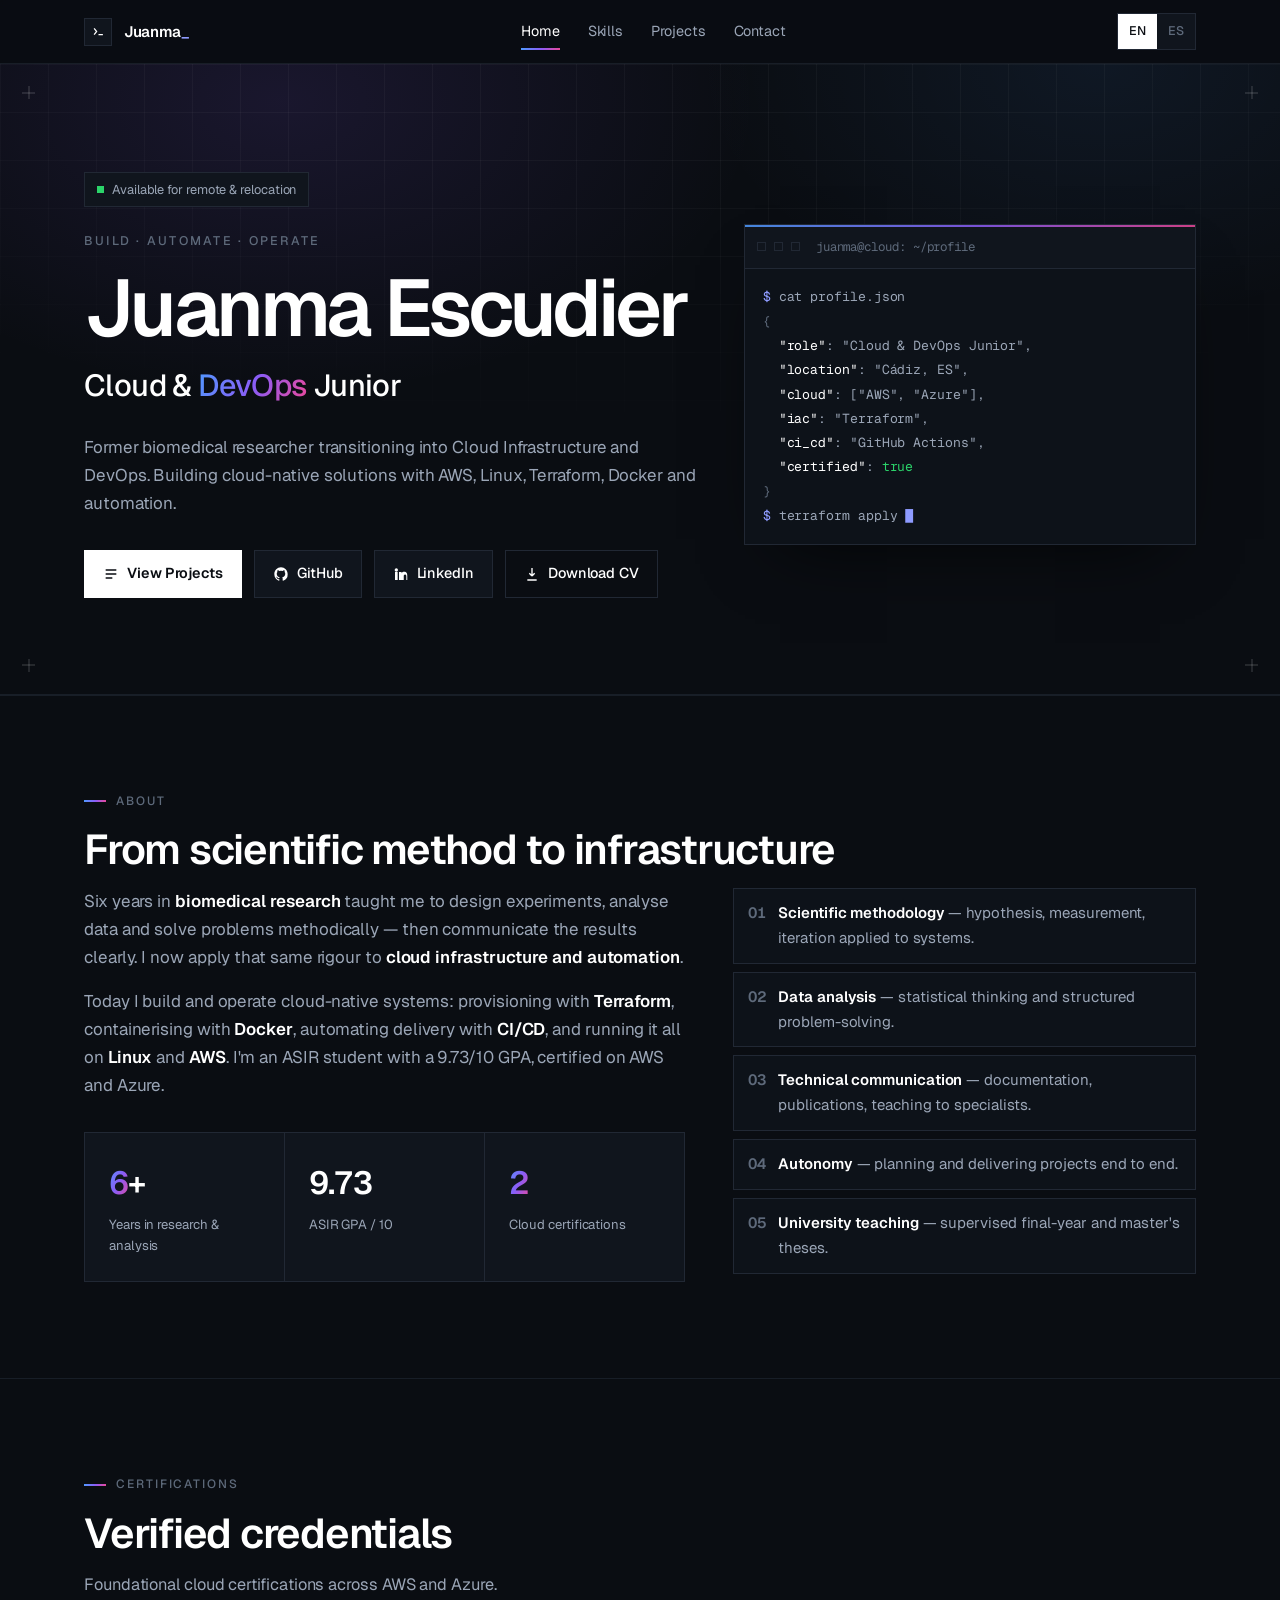
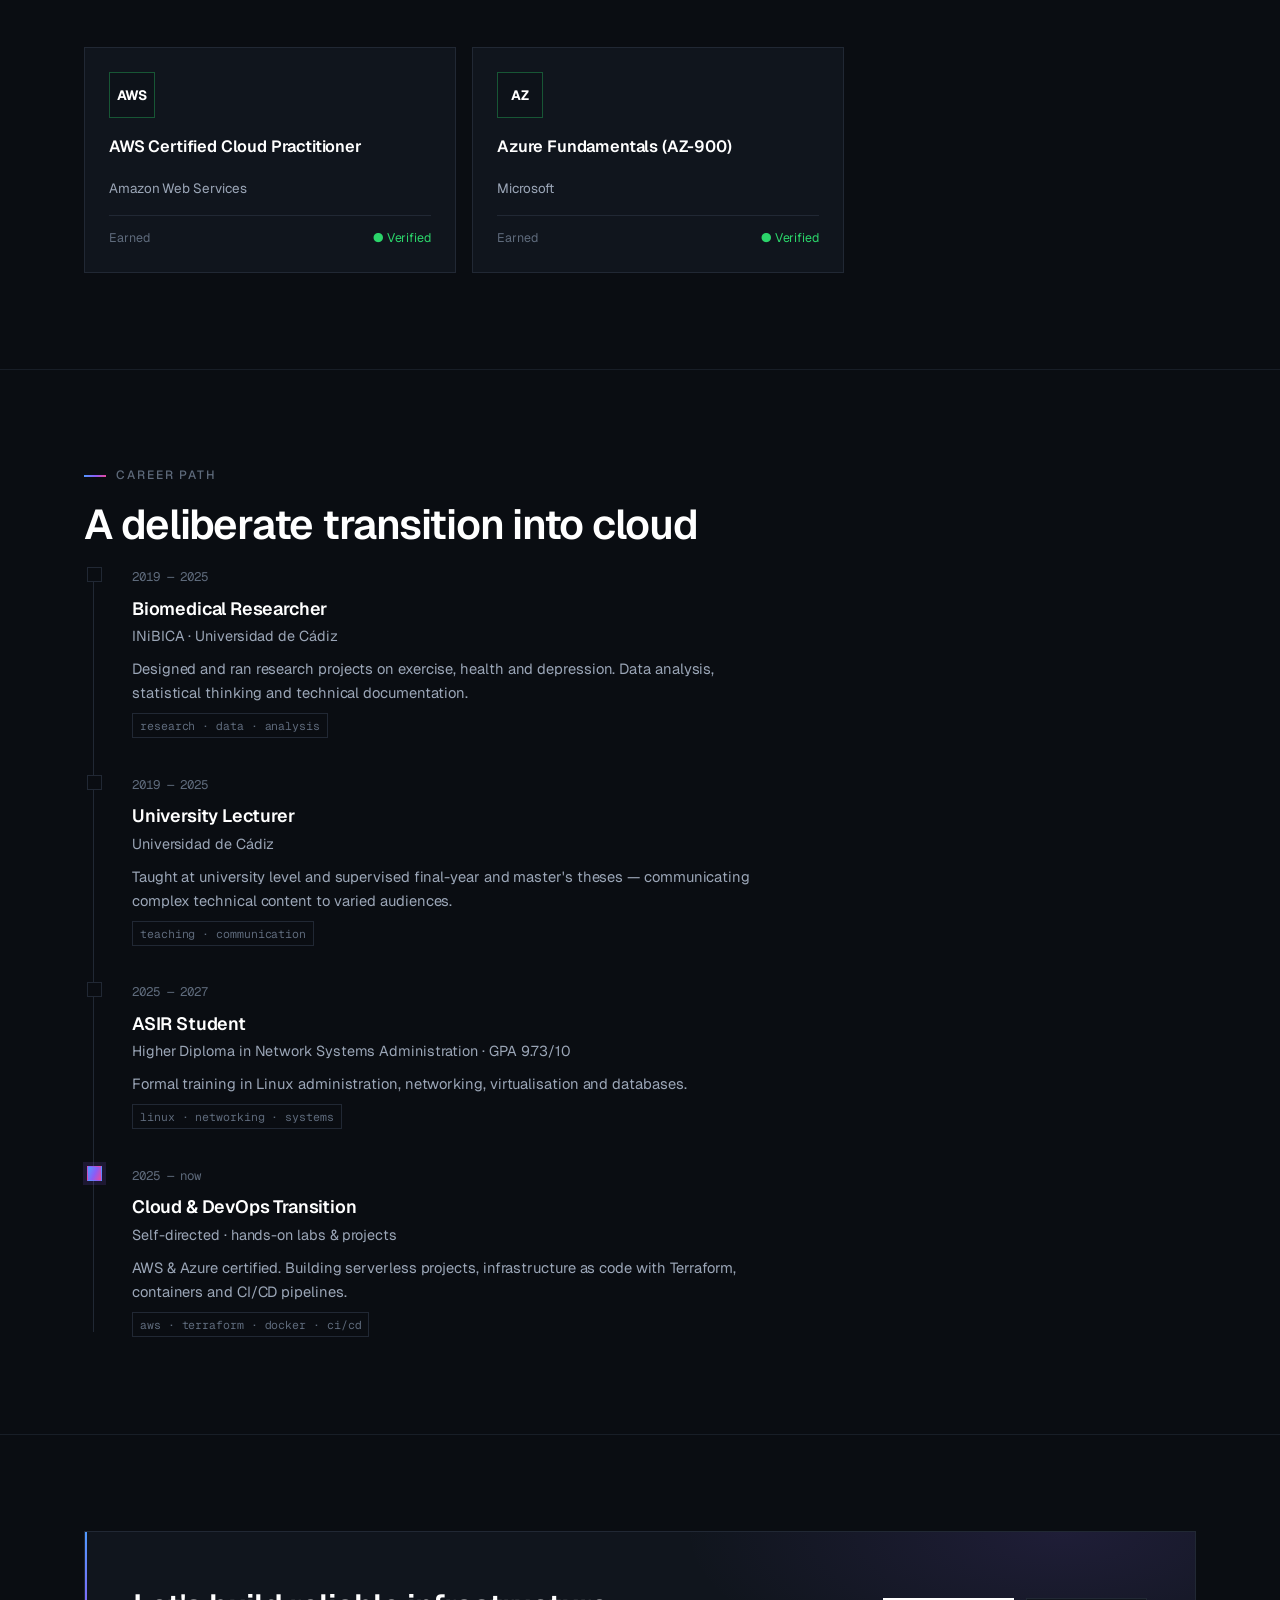
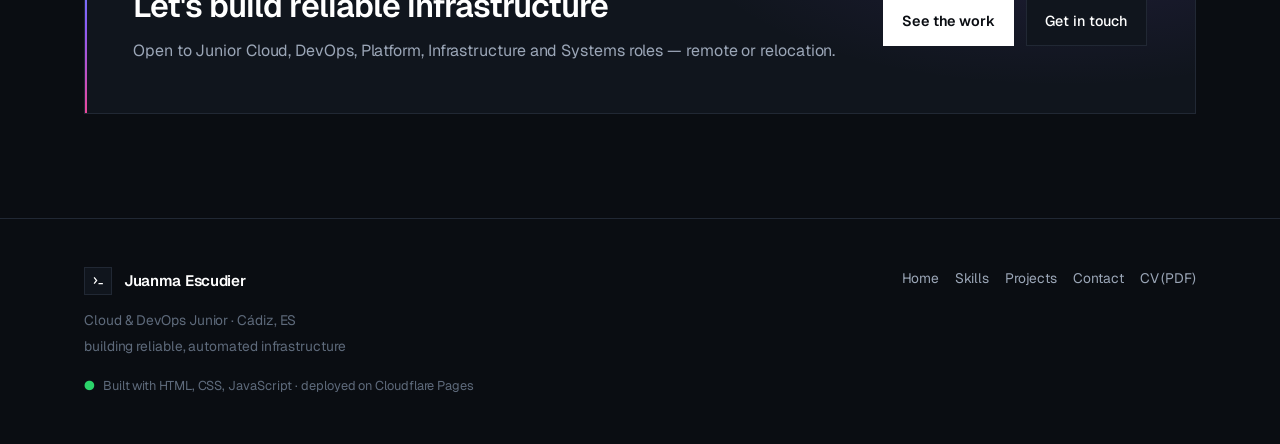
<file: index.html>
<!DOCTYPE html>
<html lang="en" data-page="home">
<head>
  <meta charset="UTF-8">
  <meta name="viewport" content="width=device-width, initial-scale=1.0">
  <title>Juanma Escudier — Cloud &amp; DevOps Junior</title>
  <meta name="description" content="Juanma Escudier — Cloud &amp; DevOps Junior. Building cloud-native, automated infrastructure with AWS, Linux, Terraform, Docker and CI/CD. AWS Certified Cloud Practitioner &amp; Azure Fundamentals (AZ-900).">
  <meta name="author" content="Juan Manuel Escudier Vázquez">
  <meta name="keywords" content="Cloud Engineer, DevOps Engineer, Platform Engineer, AWS, Terraform, Docker, Linux, CI/CD, Infrastructure as Code, Serverless">
  <meta name="theme-color" content="#0A0D12">
  <link rel="canonical" href="https://www.juanmaescudier.com/">

  <!-- Open Graph / Twitter -->
  <meta property="og:type" content="website">
  <meta property="og:title" content="Juanma Escudier — Cloud &amp; DevOps Junior">
  <meta property="og:description" content="Building cloud-native, automated infrastructure with AWS, Linux, Terraform, Docker and CI/CD.">
  <meta property="og:url" content="https://www.juanmaescudier.com/">
  <meta property="og:image" content="https://www.juanmaescudier.com/assets/img/og-image.png">
  <meta property="og:image:secure_url" content="https://www.juanmaescudier.com/assets/img/og-image.png">
  <meta property="og:image:type" content="image/png">
  <meta property="og:image:width" content="1200">
  <meta property="og:image:height" content="630">
  <meta property="og:image:alt" content="Juanma Escudier — Cloud &amp; DevOps Junior">
  <meta property="og:site_name" content="Juanma Escudier">
  <meta property="og:locale" content="es_ES">
  <meta property="og:locale:alternate" content="en_US">
  <meta name="twitter:card" content="summary_large_image">
  <meta name="twitter:title" content="Juanma Escudier — Cloud &amp; DevOps Junior">
  <meta name="twitter:description" content="Building cloud-native, automated infrastructure with AWS, Linux, Terraform, Docker and CI/CD.">
  <meta name="twitter:image" content="https://www.juanmaescudier.com/assets/img/og-image.png">

  <link rel="icon" type="image/svg+xml" href="favicon.svg">
  <link rel="preconnect" href="https://fonts.googleapis.com">
  <link rel="preconnect" href="https://fonts.gstatic.com" crossorigin>
  <link href="https://fonts.googleapis.com/css2?family=Geist:wght@400;500;600;700&family=Geist+Mono:wght@400;500&display=swap" rel="stylesheet">
  <link rel="stylesheet" href="assets/css/styles.css">

  <script type="application/ld+json">
  {
    "@context": "https://schema.org",
    "@type": "Person",
    "name": "Juan Manuel Escudier Vázquez",
    "alternateName": "Juanma Escudier",
    "jobTitle": "Cloud & DevOps Junior",
    "email": "mailto:juanmanuelescudier@gmail.com",
    "address": { "@type": "PostalAddress", "addressLocality": "Cádiz", "addressRegion": "Andalucía", "addressCountry": "ES" },
    "url": "https://www.juanmaescudier.com/",
    "sameAs": [
      "https://github.com/juanmaescudier",
      "https://www.linkedin.com/in/juanma-escudier"
    ],
    "knowsAbout": ["Amazon Web Services", "Terraform", "Docker", "Linux", "CI/CD", "Python", "Serverless"],
    "hasCredential": [
      { "@type": "EducationalOccupationalCredential", "name": "AWS Certified Cloud Practitioner" },
      { "@type": "EducationalOccupationalCredential", "name": "Microsoft Certified: Azure Fundamentals (AZ-900)" }
    ]
  }
  </script>
</head>
<body>
  <a class="skip-link" href="#main" data-i18n="a11y.skip">Skip to content</a>

  <!-- ============ NAV ============ -->
  <header class="nav">
    <nav class="container nav-inner" aria-label="Primary">
      <a class="brand" href="index.html" aria-label="Juanma Escudier — home">
        <span class="brand-mark" aria-hidden="true">
          <svg viewBox="0 0 24 24" fill="none"><path d="M5 7l4 5-4 5" stroke="currentColor" stroke-width="2"/><path d="M12 17h7" stroke="currentColor" stroke-width="2"/></svg>
        </span>
        <span>Juanma<span class="blink">_</span></span>
      </a>

      <ul class="nav-links" id="navLinks">
        <li><a href="index.html" class="active" data-i18n="nav.home">Home</a></li>
        <li><a href="skills.html" data-i18n="nav.skills">Skills</a></li>
        <li><a href="projects.html" data-i18n="nav.projects">Projects</a></li>
        <li><a href="contact.html" data-i18n="nav.contact">Contact</a></li>
      </ul>

      <div class="nav-actions">
        <div class="lang-toggle" role="group" aria-label="Language">
          <button type="button" data-lang="en" aria-pressed="true">EN</button>
          <button type="button" data-lang="es" aria-pressed="false">ES</button>
        </div>
        <button class="nav-burger" id="navBurger" aria-label="Menu" aria-controls="navLinks" aria-expanded="false"><span></span></button>
      </div>
    </nav>
  </header>

  <main id="main">

    <!-- ============ HERO ============ -->
    <section class="hero">
      <div class="hero-grid-bg" aria-hidden="true"></div>
      <div class="hero-frame" aria-hidden="true"><span class="tl"></span><span class="tr"></span><span class="bl"></span><span class="br"></span></div>
      <div class="container hero-inner">
        <div class="hero-grid">
          <div>
            <span class="hero-status reveal">
              <span class="dot" aria-hidden="true"></span>
              <span data-i18n="hero.status">Available for remote &amp; relocation</span>
            </span>
            <p class="hero-eyebrow reveal" data-reveal-delay="1">Build · Automate · Operate</p>
            <h1 class="reveal" data-reveal-delay="1">Juanma Escudier</h1>
            <p class="hero-role reveal" data-reveal-delay="2">Cloud &amp; <span class="accent">DevOps</span> Junior</p>
            <p class="hero-lead reveal" data-reveal-delay="2" data-i18n="hero.lead">Former biomedical researcher transitioning into Cloud Infrastructure and DevOps. Building cloud-native solutions with AWS, Linux, Terraform, Docker and automation.</p>
            <div class="hero-actions reveal" data-reveal-delay="3">
              <a class="btn btn-primary" href="projects.html">
                <svg viewBox="0 0 24 24" fill="none" aria-hidden="true"><path d="M4 6h16M4 12h16M4 18h10" stroke="currentColor" stroke-width="2"/></svg>
                <span data-i18n="hero.cta.projects">View Projects</span>
              </a>
              <a class="btn" href="https://github.com/juanmaescudier" target="_blank" rel="noopener">
                <svg viewBox="0 0 24 24" fill="currentColor" aria-hidden="true"><path d="M12 2C6.48 2 2 6.58 2 12.25c0 4.53 2.87 8.37 6.84 9.73.5.1.68-.22.68-.49 0-.24-.01-.88-.01-1.73-2.78.62-3.37-1.37-3.37-1.37-.45-1.18-1.11-1.49-1.11-1.49-.91-.64.07-.62.07-.62 1 .07 1.53 1.05 1.53 1.05.89 1.56 2.34 1.11 2.91.85.09-.66.35-1.11.63-1.37-2.22-.26-4.56-1.14-4.56-5.06 0-1.12.39-2.03 1.03-2.75-.1-.26-.45-1.31.1-2.72 0 0 .84-.27 2.75 1.05a9.4 9.4 0 015 0c1.91-1.32 2.75-1.05 2.75-1.05.55 1.41.2 2.46.1 2.72.64.72 1.03 1.63 1.03 2.75 0 3.93-2.34 4.79-4.57 5.05.36.32.68.94.68 1.9 0 1.37-.01 2.48-.01 2.82 0 .27.18.6.69.49A10.02 10.02 0 0022 12.25C22 6.58 17.52 2 12 2z"/></svg>
                GitHub
              </a>
              <a class="btn" href="https://www.linkedin.com/in/juanma-escudier" target="_blank" rel="noopener">
                <svg viewBox="0 0 24 24" fill="currentColor" aria-hidden="true"><path d="M4.98 3.5a2.5 2.5 0 100 5 2.5 2.5 0 000-5zM3 9h4v12H3zM9 9h3.8v1.7h.05c.53-1 1.84-2.05 3.78-2.05 4.04 0 4.79 2.66 4.79 6.12V21H20v-5.4c0-1.29-.02-2.95-1.8-2.95-1.8 0-2.08 1.4-2.08 2.85V21H9z"/></svg>
                LinkedIn
              </a>
              <a class="btn btn-ghost" href="assets/docs/Juan-Manuel-Escudier-CV-2026-07-14-v2.pdf" download>
                <svg viewBox="0 0 24 24" fill="none" aria-hidden="true"><path d="M12 3v12m0 0l-4-4m4 4l4-4M5 21h14" stroke="currentColor" stroke-width="2"/></svg>
                <span data-i18n="hero.cta.cv">Download CV</span>
              </a>
            </div>
          </div>

          <div class="terminal reveal" data-reveal-delay="3" aria-hidden="true">
            <div class="terminal-bar">
              <span class="sq"></span><span class="sq"></span><span class="sq"></span>
              <span class="title">juanma@cloud: ~/profile</span>
            </div>
            <div class="terminal-body">
              <span class="ln"><span class="prompt">$</span> cat profile.json</span>
              <span class="ln muted">{</span>
              <span class="ln">  <span class="key">"role"</span>: "Cloud &amp; DevOps Junior",</span>
              <span class="ln">  <span class="key">"location"</span>: "Cádiz, ES",</span>
              <span class="ln">  <span class="key">"cloud"</span>: ["AWS", "Azure"],</span>
              <span class="ln">  <span class="key">"iac"</span>: "Terraform",</span>
              <span class="ln">  <span class="key">"ci_cd"</span>: "GitHub Actions",</span>
              <span class="ln">  <span class="key">"certified"</span>: <span class="ok">true</span></span>
              <span class="ln muted">}</span>
              <span class="ln"><span class="prompt">$</span> terraform apply <span class="cursor">█</span></span>
            </div>
          </div>
        </div>
      </div>
    </section>

    <!-- ============ ABOUT ============ -->
    <section class="section" id="about">
      <div class="container">
        <p class="section-label reveal"><span data-i18n="about.label">about</span></p>
        <h2 class="section-title reveal" data-i18n="about.title">From scientific method to infrastructure</h2>
        <div class="about-grid">
          <div class="about-lead reveal">
            <p data-i18n="about.p1">Six years in <strong>biomedical research</strong> taught me to design experiments, analyse data and solve problems methodically — then communicate the results clearly. I now apply that same rigour to <strong>cloud infrastructure and automation</strong>.</p>
            <p data-i18n="about.p2">Today I build and operate cloud-native systems: provisioning with <strong>Terraform</strong>, containerising with <strong>Docker</strong>, automating delivery with <strong>CI/CD</strong>, and running it all on <strong>Linux</strong> and <strong>AWS</strong>. I'm an ASIR student with a 9.73/10 GPA, certified on AWS and Azure.</p>
            <div class="stat-grid">
              <div class="stat"><div class="num"><span class="accent">6</span>+</div><div class="lbl" data-i18n="about.stat.years">Years in research &amp; analysis</div></div>
              <div class="stat"><div class="num">9.73</div><div class="lbl" data-i18n="about.stat.gpa">ASIR GPA / 10</div></div>
              <div class="stat"><div class="num"><span class="accent">2</span></div><div class="lbl" data-i18n="about.stat.certs">Cloud certifications</div></div>
            </div>
          </div>
          <ul class="about-points reveal" data-reveal-delay="1">
            <li><span class="marker">01</span><span><b data-i18n="about.t1.h">Scientific methodology</b> — <span data-i18n="about.t1.b">hypothesis, measurement, iteration applied to systems.</span></span></li>
            <li><span class="marker">02</span><span><b data-i18n="about.t2.h">Data analysis</b> — <span data-i18n="about.t2.b">statistical thinking and structured problem-solving.</span></span></li>
            <li><span class="marker">03</span><span><b data-i18n="about.t3.h">Technical communication</b> — <span data-i18n="about.t3.b">documentation, publications, teaching to specialists.</span></span></li>
            <li><span class="marker">04</span><span><b data-i18n="about.t4.h">Autonomy</b> — <span data-i18n="about.t4.b">planning and delivering projects end to end.</span></span></li>
            <li><span class="marker">05</span><span><b data-i18n="about.t5.h">University teaching</b> — <span data-i18n="about.t5.b">supervised final-year and master's theses.</span></span></li>
          </ul>
        </div>
      </div>
    </section>

    <!-- ============ CERTIFICATIONS ============ -->
    <section class="section" id="certifications">
      <div class="container">
        <p class="section-label reveal"><span data-i18n="certs.label">certifications</span></p>
        <h2 class="section-title reveal" data-i18n="certs.title">Verified credentials</h2>
        <p class="section-intro reveal" data-i18n="certs.intro">Foundational cloud certifications across AWS and Azure.</p>
        <div class="cert-grid">
          <article class="card cert-card earned reveal">
            <div class="badge" aria-hidden="true">AWS</div>
            <h3>AWS Certified Cloud Practitioner</h3>
            <p class="issuer">Amazon Web Services</p>
            <div class="meta"><span data-i18n="certs.status.earned">Earned</span><span class="ok" style="color:var(--success)">● <span data-i18n="certs.verified">Verified</span></span></div>
          </article>
          <article class="card cert-card earned reveal" data-reveal-delay="1">
            <div class="badge" aria-hidden="true">AZ</div>
            <h3>Azure Fundamentals (AZ-900)</h3>
            <p class="issuer">Microsoft</p>
            <div class="meta"><span data-i18n="certs.status.earned">Earned</span><span style="color:var(--success)">● <span data-i18n="certs.verified">Verified</span></span></div>
          </article>
        </div>
      </div>
    </section>

    <!-- ============ TIMELINE ============ -->
    <section class="section" id="timeline">
      <div class="container">
        <p class="section-label reveal"><span data-i18n="timeline.label">career path</span></p>
        <h2 class="section-title reveal" data-i18n="timeline.title">A deliberate transition into cloud</h2>
        <div class="timeline">
          <div class="tl-item reveal">
            <span class="node" aria-hidden="true"></span>
            <span class="period">2019 — 2025</span>
            <h3 data-i18n="tl.1.h">Biomedical Researcher</h3>
            <p class="org">INiBICA · Universidad de Cádiz</p>
            <p data-i18n="tl.1.b">Designed and ran research projects on exercise, health and depression. Data analysis, statistical thinking and technical documentation.</p>
            <span class="role-tag" data-i18n="tl.1.tag">research · data · analysis</span>
          </div>
          <div class="tl-item reveal" data-reveal-delay="1">
            <span class="node" aria-hidden="true"></span>
            <span class="period">2019 — 2025</span>
            <h3 data-i18n="tl.2.h">University Lecturer</h3>
            <p class="org">Universidad de Cádiz</p>
            <p data-i18n="tl.2.b">Taught at university level and supervised final-year and master's theses — communicating complex technical content to varied audiences.</p>
            <span class="role-tag" data-i18n="tl.2.tag">teaching · communication</span>
          </div>
          <div class="tl-item reveal" data-reveal-delay="2">
            <span class="node" aria-hidden="true"></span>
            <span class="period">2025 — 2027</span>
            <h3 data-i18n="tl.3.h">ASIR Student</h3>
            <p class="org" data-i18n="tl.3.org">Higher Diploma in Network Systems Administration · GPA 9.73/10</p>
            <p data-i18n="tl.3.b">Formal training in Linux administration, networking, virtualisation and databases.</p>
            <span class="role-tag" data-i18n="tl.3.tag">linux · networking · systems</span>
          </div>
          <div class="tl-item current reveal" data-reveal-delay="3">
            <span class="node" aria-hidden="true"></span>
            <span class="period">2025 — <span data-i18n="timeline.now">now</span></span>
            <h3 data-i18n="tl.4.h">Cloud &amp; DevOps Transition</h3>
            <p class="org" data-i18n="tl.4.org">Self-directed · hands-on labs &amp; projects</p>
            <p data-i18n="tl.4.b">AWS &amp; Azure certified. Building serverless projects, infrastructure as code with Terraform, containers and CI/CD pipelines.</p>
            <span class="role-tag" data-i18n="tl.4.tag">aws · terraform · docker · ci/cd</span>
          </div>
        </div>
      </div>
    </section>

    <!-- ============ CTA ============ -->
    <section class="section" aria-label="Call to action">
      <div class="container">
        <div class="cta reveal">
          <div>
            <h2 data-i18n="cta.title">Let's build reliable infrastructure</h2>
            <p data-i18n="cta.sub">Open to Junior Cloud, DevOps, Platform, Infrastructure and Systems roles — remote or relocation.</p>
          </div>
          <div class="actions">
            <a class="btn btn-primary" href="projects.html"><span data-i18n="cta.projects">See the work</span></a>
            <a class="btn" href="contact.html"><span data-i18n="cta.contact">Get in touch</span></a>
          </div>
        </div>
      </div>
    </section>

  </main>

  <!-- ============ FOOTER ============ -->
  <footer class="footer">
    <div class="container footer-inner">
      <div>
        <a class="brand" href="index.html">
          <span class="brand-mark" aria-hidden="true"><svg viewBox="0 0 24 24" fill="none"><path d="M5 7l4 5-4 5" stroke="currentColor" stroke-width="2"/><path d="M12 17h7" stroke="currentColor" stroke-width="2"/></svg></span>
          <span>Juanma Escudier</span>
        </a>
        <p class="footer-meta">Cloud &amp; DevOps Junior · Cádiz, ES<br><span data-i18n="footer.tagline">building reliable, automated infrastructure</span></p>
        <p class="footer-build"><span class="ok">●</span> <span data-i18n="footer.build">Built with HTML, CSS, JavaScript · deployed on Cloudflare Pages</span></p>
      </div>
      <div class="footer-links" aria-label="Footer">
        <a href="index.html" data-i18n="nav.home">Home</a>
        <a href="skills.html" data-i18n="nav.skills">Skills</a>
        <a href="projects.html" data-i18n="nav.projects">Projects</a>
        <a href="contact.html" data-i18n="nav.contact">Contact</a>
        <a href="assets/docs/Juan-Manuel-Escudier-CV-2026-07-14-v2.pdf" download data-i18n="footer.cv">CV (PDF)</a>
      </div>
    </div>
  </footer>

  <script src="assets/js/script.js" defer></script>
</body>
</html>
</file>
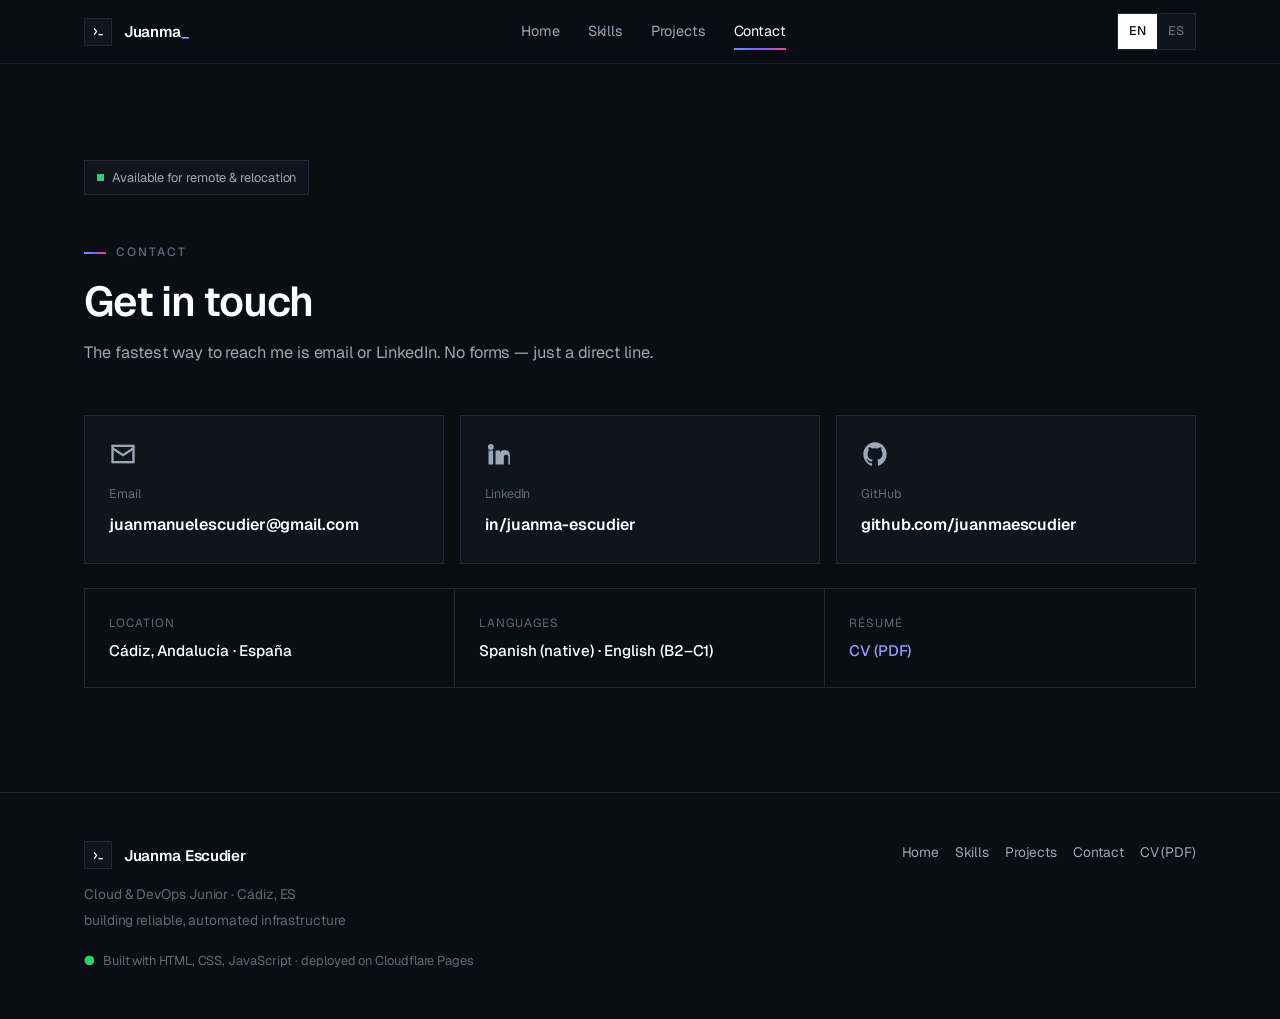
<file: contact.html>
<!DOCTYPE html>
<html lang="en" data-page="contact">
<head>
  <meta charset="UTF-8">
  <meta name="viewport" content="width=device-width, initial-scale=1.0">
  <title>Contact — Juanma Escudier</title>
  <meta name="description" content="Get in touch with Juanma Escudier, Cloud &amp; DevOps Junior — email, LinkedIn and GitHub. Open to remote and relocation.">
  <meta name="theme-color" content="#0A0D12">
  <link rel="canonical" href="https://www.juanmaescudier.com/contact.html">
  <meta property="og:type" content="website">
  <meta property="og:title" content="Contact — Juanma Escudier">
  <meta property="og:description" content="Email, LinkedIn and GitHub — open to remote and relocation.">
  <meta property="og:url" content="https://www.juanmaescudier.com/contact.html">
  <meta property="og:image" content="https://www.juanmaescudier.com/assets/img/og-image.png">
  <meta property="og:image:secure_url" content="https://www.juanmaescudier.com/assets/img/og-image.png">
  <meta property="og:image:type" content="image/png">
  <meta property="og:image:width" content="1200">
  <meta property="og:image:height" content="630">
  <meta property="og:image:alt" content="Juanma Escudier — Cloud &amp; DevOps Junior">
  <meta property="og:site_name" content="Juanma Escudier">
  <meta property="og:locale" content="es_ES">
  <meta property="og:locale:alternate" content="en_US">
  <meta name="twitter:card" content="summary_large_image">
  <meta name="twitter:image" content="https://www.juanmaescudier.com/assets/img/og-image.png">

  <link rel="icon" type="image/svg+xml" href="favicon.svg">
  <link rel="preconnect" href="https://fonts.googleapis.com">
  <link rel="preconnect" href="https://fonts.gstatic.com" crossorigin>
  <link href="https://fonts.googleapis.com/css2?family=Geist:wght@400;500;600;700&family=Geist+Mono:wght@400;500&display=swap" rel="stylesheet">
  <link rel="stylesheet" href="assets/css/styles.css">
</head>
<body>
  <a class="skip-link" href="#main" data-i18n="a11y.skip">Skip to content</a>

  <header class="nav">
    <nav class="container nav-inner" aria-label="Primary">
      <a class="brand" href="index.html" aria-label="Juanma Escudier — home">
        <span class="brand-mark" aria-hidden="true"><svg viewBox="0 0 24 24" fill="none"><path d="M5 7l4 5-4 5" stroke="currentColor" stroke-width="2"/><path d="M12 17h7" stroke="currentColor" stroke-width="2"/></svg></span>
        <span>Juanma<span class="blink">_</span></span>
      </a>
      <ul class="nav-links" id="navLinks">
        <li><a href="index.html" data-i18n="nav.home">Home</a></li>
        <li><a href="skills.html" data-i18n="nav.skills">Skills</a></li>
        <li><a href="projects.html" data-i18n="nav.projects">Projects</a></li>
        <li><a href="contact.html" class="active" data-i18n="nav.contact">Contact</a></li>
      </ul>
      <div class="nav-actions">
        <div class="lang-toggle" role="group" aria-label="Language">
          <button type="button" data-lang="en" aria-pressed="true">EN</button>
          <button type="button" data-lang="es" aria-pressed="false">ES</button>
        </div>
        <button class="nav-burger" id="navBurger" aria-label="Menu" aria-controls="navLinks" aria-expanded="false"><span></span></button>
      </div>
    </nav>
  </header>

  <main id="main">

    <section class="section">
      <div class="container">
        <span class="hero-status reveal">
          <span class="dot" aria-hidden="true"></span>
          <span data-i18n="hero.status">Available for remote &amp; relocation</span>
        </span>
        <p class="section-label reveal" data-reveal-delay="1" style="margin-top: var(--sp-5)"><span data-i18n="contact.label">contact</span></p>
        <h1 class="section-title reveal" data-reveal-delay="1" data-i18n="contact.title">Get in touch</h1>
        <p class="section-intro reveal" data-reveal-delay="1" data-i18n="contact.intro">The fastest way to reach me is email or LinkedIn. No forms — just a direct line.</p>

        <div class="contact-grid">
          <a class="contact-card reveal" href="mailto:juanmanuelescudier@gmail.com">
            <svg class="ic" viewBox="0 0 24 24" fill="none" aria-hidden="true"><rect x="3" y="5" width="18" height="14" stroke="currentColor" stroke-width="2"/><path d="M3 7l9 6 9-6" stroke="currentColor" stroke-width="2"/></svg>
            <span class="k">Email</span>
            <span class="v">juanmanuelescudier@gmail.com</span>
          </a>
          <a class="contact-card reveal" data-reveal-delay="1" href="https://www.linkedin.com/in/juanma-escudier" target="_blank" rel="noopener">
            <svg class="ic" viewBox="0 0 24 24" fill="currentColor" aria-hidden="true"><path d="M4.98 3.5a2.5 2.5 0 100 5 2.5 2.5 0 000-5zM3 9h4v12H3zM9 9h3.8v1.7h.05c.53-1 1.84-2.05 3.78-2.05 4.04 0 4.79 2.66 4.79 6.12V21H20v-5.4c0-1.29-.02-2.95-1.8-2.95-1.8 0-2.08 1.4-2.08 2.85V21H9z"/></svg>
            <span class="k">LinkedIn</span>
            <span class="v">in/juanma-escudier</span>
          </a>
          <a class="contact-card reveal" data-reveal-delay="2" href="https://github.com/juanmaescudier" target="_blank" rel="noopener">
            <svg class="ic" viewBox="0 0 24 24" fill="currentColor" aria-hidden="true"><path d="M12 2C6.48 2 2 6.58 2 12.25c0 4.53 2.87 8.37 6.84 9.73.5.1.68-.22.68-.49 0-.24-.01-.88-.01-1.73-2.78.62-3.37-1.37-3.37-1.37-.45-1.18-1.11-1.49-1.11-1.49-.91-.64.07-.62.07-.62 1 .07 1.53 1.05 1.53 1.05.89 1.56 2.34 1.11 2.91.85.09-.66.35-1.11.63-1.37-2.22-.26-4.56-1.14-4.56-5.06 0-1.12.39-2.03 1.03-2.75-.1-.26-.45-1.31.1-2.72 0 0 .84-.27 2.75 1.05a9.4 9.4 0 015 0c1.91-1.32 2.75-1.05 2.75-1.05.55 1.41.2 2.46.1 2.72.64.72 1.03 1.63 1.03 2.75 0 3.93-2.34 4.79-4.57 5.05.36.32.68.94.68 1.9 0 1.37-.01 2.48-.01 2.82 0 .27.18.6.69.49A10.02 10.02 0 0022 12.25C22 6.58 17.52 2 12 2z"/></svg>
            <span class="k">GitHub</span>
            <span class="v">github.com/juanmaescudier</span>
          </a>
        </div>

        <div class="contact-details reveal" data-reveal-delay="2">
          <div class="detail-item">
            <span class="dk" data-i18n="contact.location">Location</span>
            <span class="dv">Cádiz, Andalucía · España</span>
          </div>
          <div class="detail-item">
            <span class="dk" data-i18n="contact.langs">Languages</span>
            <span class="dv" data-i18n="contact.langs.v">Spanish (native) · English (B2–C1)</span>
          </div>
          <div class="detail-item">
            <span class="dk" data-i18n="contact.cvk">Résumé</span>
            <a class="dv link" href="assets/docs/Juan-Manuel-Escudier-CV-2026-07-14-v2.pdf" download data-i18n="footer.cv">CV (PDF)</a>
          </div>
        </div>
      </div>
    </section>
  </main>

  <footer class="footer">
    <div class="container footer-inner">
      <div>
        <a class="brand" href="index.html">
          <span class="brand-mark" aria-hidden="true"><svg viewBox="0 0 24 24" fill="none"><path d="M5 7l4 5-4 5" stroke="currentColor" stroke-width="2"/><path d="M12 17h7" stroke="currentColor" stroke-width="2"/></svg></span>
          <span>Juanma Escudier</span>
        </a>
        <p class="footer-meta">Cloud &amp; DevOps Junior · Cádiz, ES<br><span data-i18n="footer.tagline">building reliable, automated infrastructure</span></p>
        <p class="footer-build"><span class="ok">●</span> <span data-i18n="footer.build">Built with HTML, CSS, JavaScript · deployed on Cloudflare Pages</span></p>
      </div>
      <div class="footer-links" aria-label="Footer">
        <a href="index.html" data-i18n="nav.home">Home</a>
        <a href="skills.html" data-i18n="nav.skills">Skills</a>
        <a href="projects.html" data-i18n="nav.projects">Projects</a>
        <a href="contact.html" data-i18n="nav.contact">Contact</a>
        <a href="assets/docs/Juan-Manuel-Escudier-CV-2026-07-14-v2.pdf" download data-i18n="footer.cv">CV (PDF)</a>
      </div>
    </div>
  </footer>

  <script src="assets/js/script.js" defer></script>
</body>
</html>
</file>
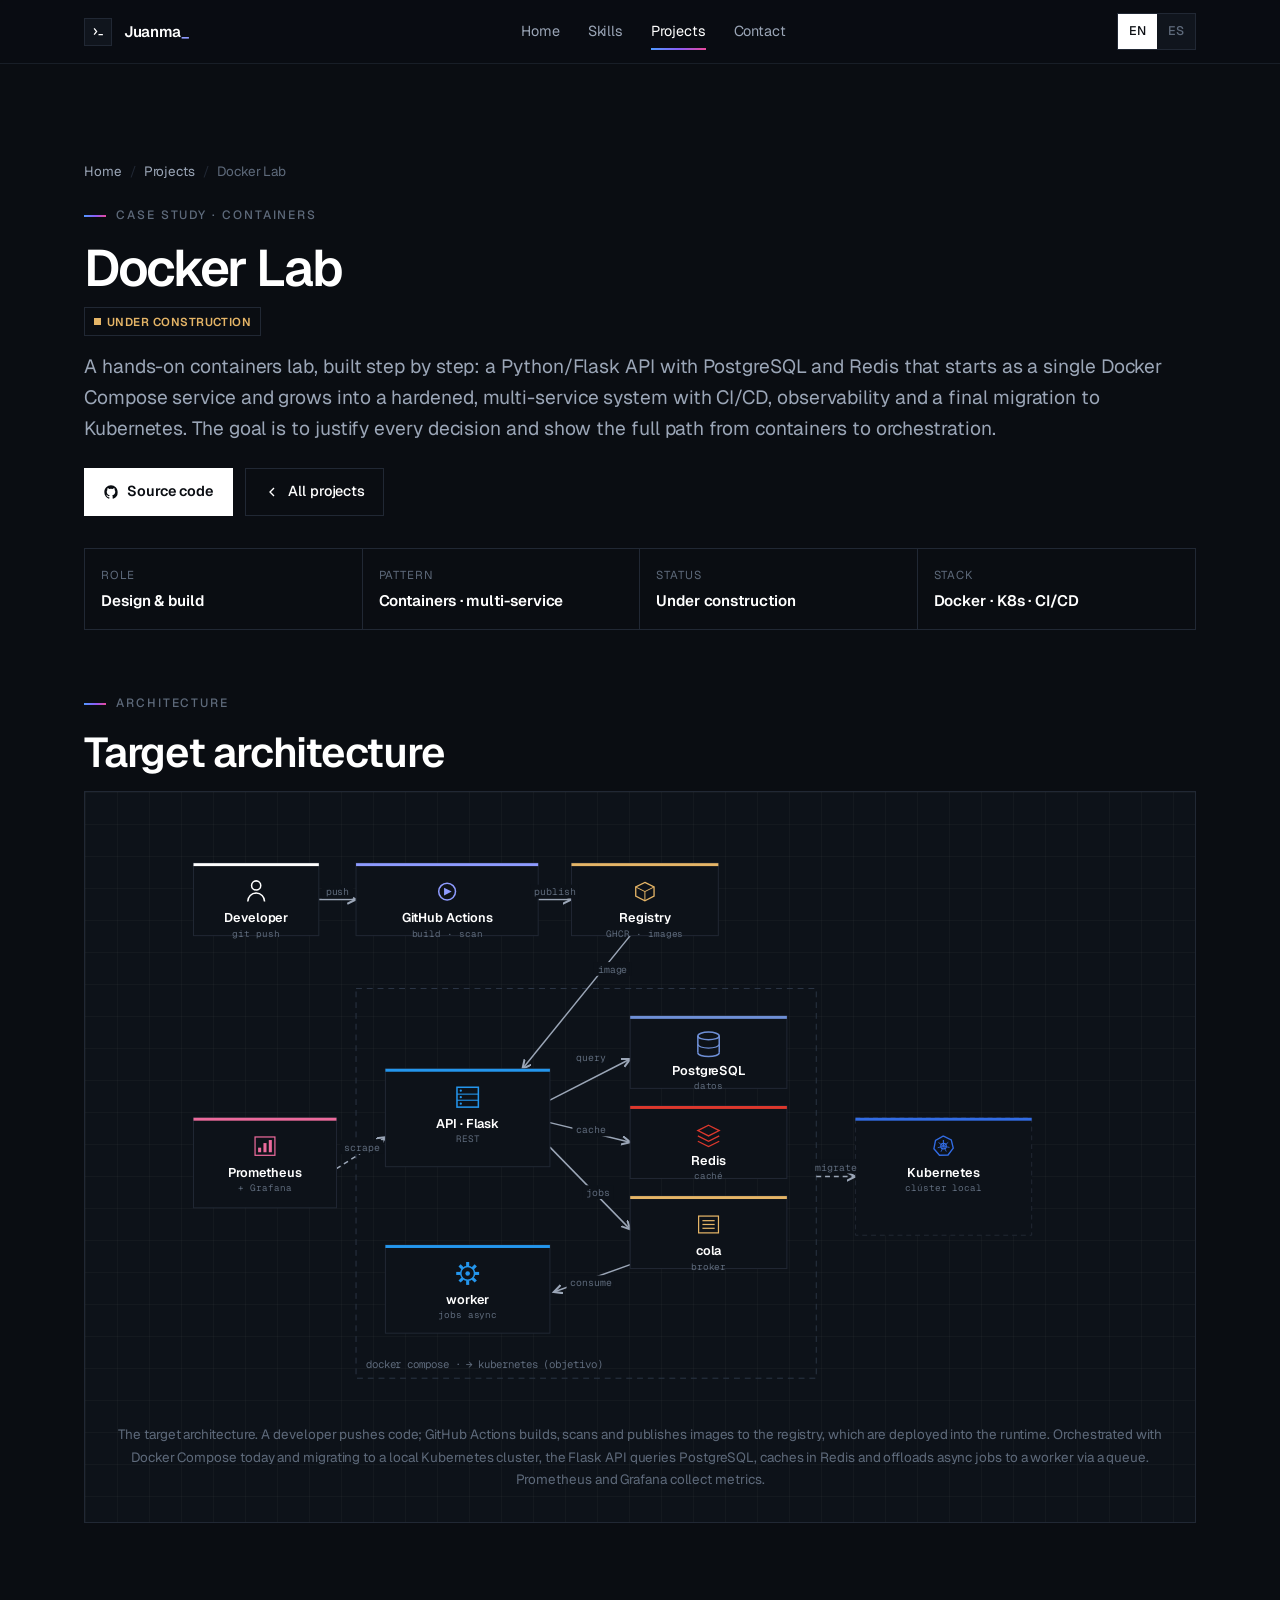
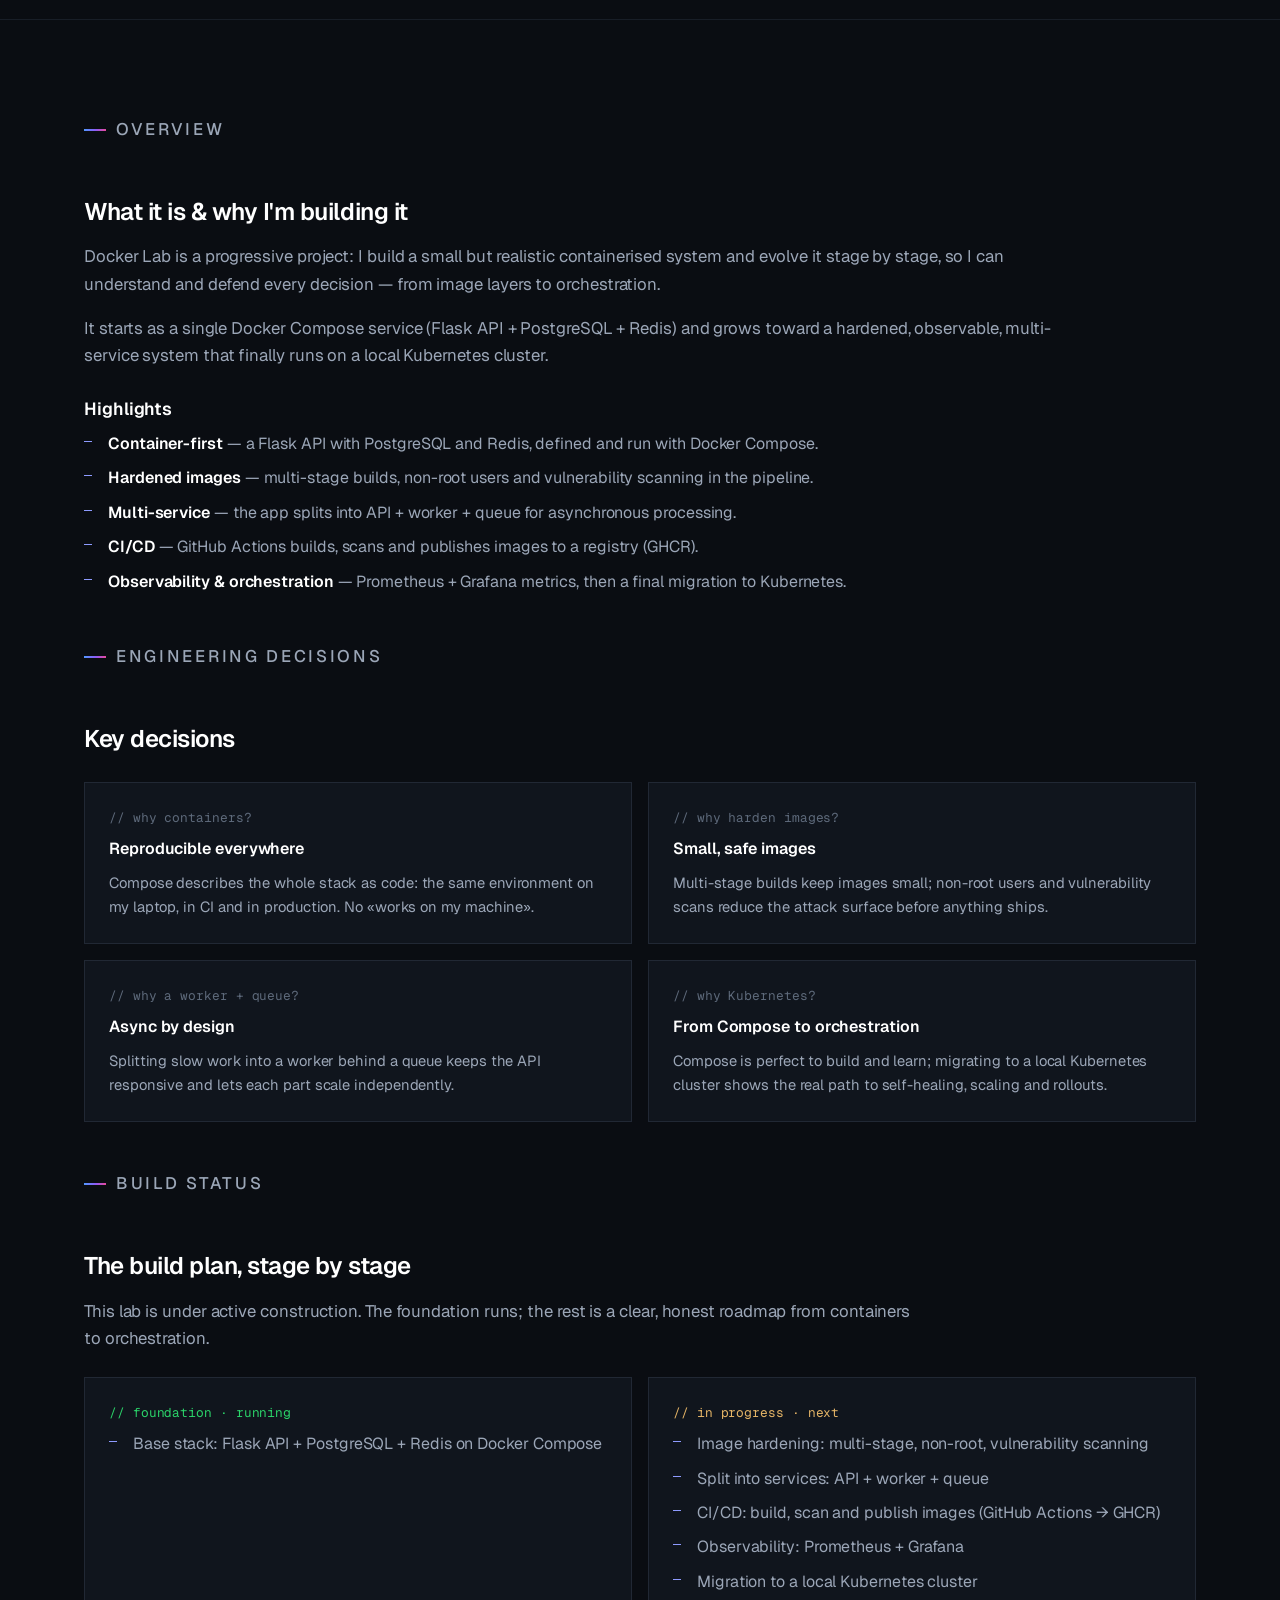
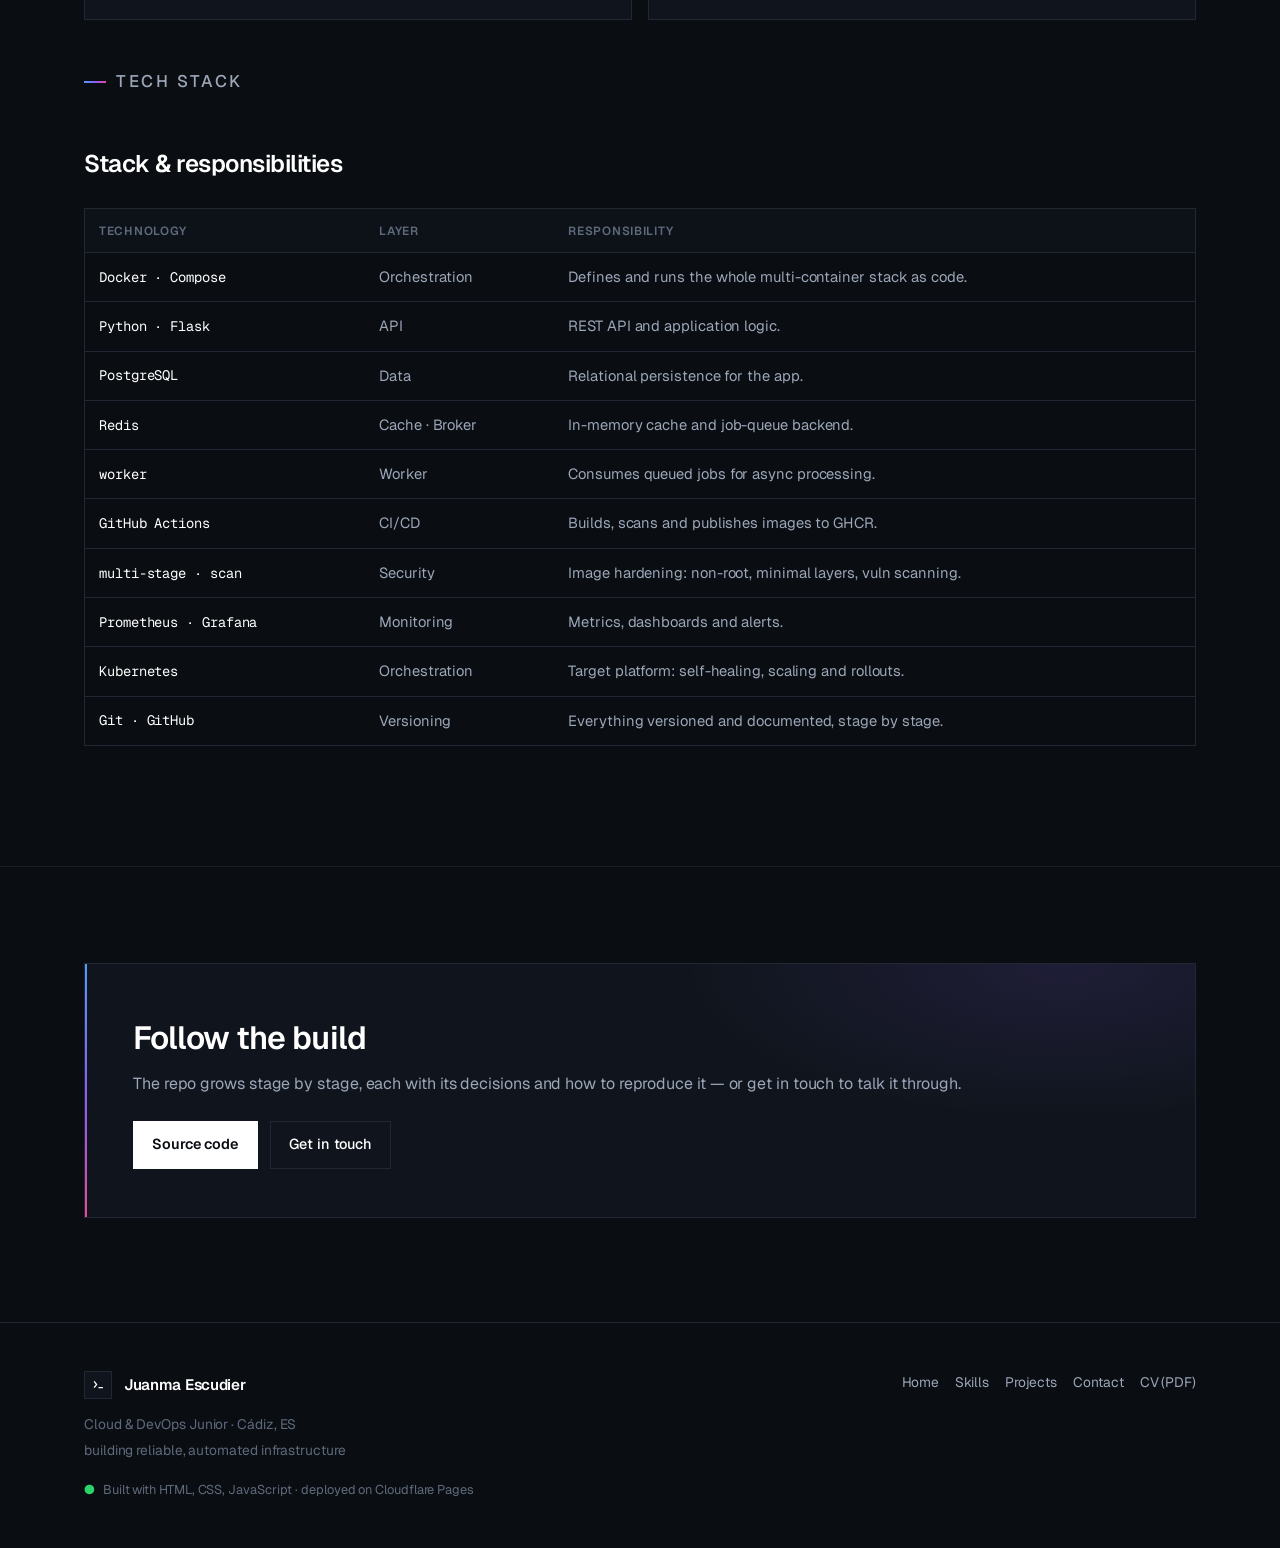
<file: project-docker-lab.html>
<!DOCTYPE html>
<html lang="en" data-page="projects">
<head>
  <meta charset="UTF-8">
  <meta name="viewport" content="width=device-width, initial-scale=1.0">
  <title>Docker Lab · Juanma Escudier</title>
  <meta name="description" content="Case study (under construction): a containers lab — a Python/Flask API with PostgreSQL and Redis on Docker Compose, growing into a hardened, multi-service system with CI/CD, Prometheus/Grafana observability and a migration to Kubernetes.">
  <meta name="theme-color" content="#0A0D12">
  <link rel="canonical" href="https://www.juanmaescudier.com/project-docker-lab.html">
  <meta property="og:type" content="article">
  <meta property="og:title" content="Docker Lab — Case study">
  <meta property="og:description" content="A containers lab from Docker Compose to Kubernetes: hardened images, CI/CD, an async worker + queue and Prometheus/Grafana observability.">
  <meta property="og:url" content="https://www.juanmaescudier.com/project-docker-lab.html">
  <meta property="og:image" content="https://www.juanmaescudier.com/assets/img/og-image.png">
  <meta property="og:image:secure_url" content="https://www.juanmaescudier.com/assets/img/og-image.png">
  <meta property="og:image:type" content="image/png">
  <meta property="og:image:width" content="1200">
  <meta property="og:image:height" content="630">
  <meta property="og:image:alt" content="Docker Lab">
  <meta property="og:site_name" content="Juanma Escudier">
  <meta property="og:locale" content="es_ES">
  <meta property="og:locale:alternate" content="en_US">
  <meta name="twitter:card" content="summary_large_image">
  <meta name="twitter:image" content="https://www.juanmaescudier.com/assets/img/og-image.png">

  <link rel="icon" type="image/svg+xml" href="favicon.svg">
  <link rel="preconnect" href="https://fonts.googleapis.com">
  <link rel="preconnect" href="https://fonts.gstatic.com" crossorigin>
  <link href="https://fonts.googleapis.com/css2?family=Geist:wght@400;500;600;700&family=Geist+Mono:wght@400;500&display=swap" rel="stylesheet">
  <link rel="stylesheet" href="assets/css/styles.css">

  <script type="application/ld+json">
  {
    "@context": "https://schema.org",
    "@type": "SoftwareSourceCode",
    "name": "Docker Lab",
    "description": "A containers lab (under construction): a Python/Flask API with PostgreSQL and Redis on Docker Compose, evolving with image hardening, a multi-service split (API + worker + queue), a CI/CD pipeline, Prometheus/Grafana observability and a final migration to a local Kubernetes cluster.",
    "author": { "@type": "Person", "name": "Juan Manuel Escudier Vázquez" },
    "codeRepository": "https://github.com/juanmaescudier/docker-lab",
    "programmingLanguage": ["Python", "YAML", "Bash"],
    "runtimePlatform": "Docker · Kubernetes"
  }
  </script>
</head>
<body>
  <a class="skip-link" href="#main" data-i18n="a11y.skip">Skip to content</a>

  <header class="nav">
    <nav class="container nav-inner" aria-label="Primary">
      <a class="brand" href="index.html" aria-label="Juanma Escudier — home">
        <span class="brand-mark" aria-hidden="true"><svg viewBox="0 0 24 24" fill="none"><path d="M5 7l4 5-4 5" stroke="currentColor" stroke-width="2"/><path d="M12 17h7" stroke="currentColor" stroke-width="2"/></svg></span>
        <span>Juanma<span class="blink">_</span></span>
      </a>
      <ul class="nav-links" id="navLinks">
        <li><a href="index.html" data-i18n="nav.home">Home</a></li>
        <li><a href="skills.html" data-i18n="nav.skills">Skills</a></li>
        <li><a href="projects.html" class="active" data-i18n="nav.projects">Projects</a></li>
        <li><a href="contact.html" data-i18n="nav.contact">Contact</a></li>
      </ul>
      <div class="nav-actions">
        <div class="lang-toggle" role="group" aria-label="Language">
          <button type="button" data-lang="en" aria-pressed="true">EN</button>
          <button type="button" data-lang="es" aria-pressed="false">ES</button>
        </div>
        <button class="nav-burger" id="navBurger" aria-label="Menu" aria-controls="navLinks" aria-expanded="false"><span></span></button>
      </div>
    </nav>
  </header>

  <main id="main">

    <!-- ===== DETAIL HERO ===== -->
    <section class="section" style="padding-bottom: var(--sp-6)">
      <div class="container detail-hero">
        <p class="breadcrumb reveal">
          <a href="index.html" data-i18n="nav.home">Home</a><span class="sep">/</span>
          <a href="projects.html" data-i18n="nav.projects">Projects</a><span class="sep">/</span>
          <span>Docker Lab</span>
        </p>
        <p class="section-label reveal"><span data-i18n="dock2.label">case study · containers</span></p>
        <h1 class="reveal">Docker Lab</h1>
        <p class="reveal" style="margin-bottom: var(--sp-4)"><span class="status-badge progress"><span class="dot"></span><span data-i18n="projects.docker.status">UNDER CONSTRUCTION</span></span></p>
        <p class="lead reveal" data-i18n="dock2.lead">A hands-on containers lab, built step by step: a Python/Flask API with PostgreSQL and Redis that starts as a single Docker Compose service and grows into a hardened, multi-service system with CI/CD, observability and a final migration to Kubernetes. The goal is to justify every decision and show the full path from containers to orchestration.</p>
        <div class="hero-actions reveal" data-reveal-delay="1">
          <a class="btn btn-primary" href="https://github.com/juanmaescudier/docker-lab" target="_blank" rel="noopener">
            <svg viewBox="0 0 24 24" fill="currentColor" aria-hidden="true"><path d="M12 2C6.48 2 2 6.58 2 12.25c0 4.53 2.87 8.37 6.84 9.73.5.1.68-.22.68-.49 0-.24-.01-.88-.01-1.73-2.78.62-3.37-1.37-3.37-1.37-.45-1.18-1.11-1.49-1.11-1.49-.91-.64.07-.62.07-.62 1 .07 1.53 1.05 1.53 1.05.89 1.56 2.34 1.11 2.91.85.09-.66.35-1.11.63-1.37-2.22-.26-4.56-1.14-4.56-5.06 0-1.12.39-2.03 1.03-2.75-.1-.26-.45-1.31.1-2.72 0 0 .84-.27 2.75 1.05a9.4 9.4 0 015 0c1.91-1.32 2.75-1.05 2.75-1.05.55 1.41.2 2.46.1 2.72.64.72 1.03 1.63 1.03 2.75 0 3.93-2.34 4.79-4.57 5.05.36.32.68.94.68 1.9 0 1.37-.01 2.48-.01 2.82 0 .27.18.6.69.49A10.02 10.02 0 0022 12.25C22 6.58 17.52 2 12 2z"/></svg>
            <span data-i18n="jazz.btn.repo">Source code</span>
          </a>
          <a class="btn btn-ghost" href="projects.html">
            <svg viewBox="0 0 24 24" fill="none" aria-hidden="true"><path d="M15 18l-6-6 6-6" stroke="currentColor" stroke-width="2"/></svg>
            <span data-i18n="jazz.btn.back">All projects</span>
          </a>
        </div>

        <div class="spec-grid reveal" data-reveal-delay="2">
          <div class="spec"><div class="k" data-i18n="jazz.spec.role">Role</div><div class="v" data-i18n="jazz.spec.role.v">Design &amp; build</div></div>
          <div class="spec"><div class="k" data-i18n="jazz.spec.pattern">Pattern</div><div class="v" data-i18n="dock2.spec.pattern.v">Containers · multi-service</div></div>
          <div class="spec"><div class="k" data-i18n="dock2.spec.state">Status</div><div class="v" data-i18n="dock2.spec.state.v">Under construction</div></div>
          <div class="spec"><div class="k" data-i18n="lab2.spec.stack">Stack</div><div class="v">Docker · K8s · CI/CD</div></div>
        </div>
      </div>
    </section>

    <!-- ===== ARCHITECTURE DIAGRAM ===== -->
    <section class="section" style="padding-top: 0; border-top: none;">
      <div class="container">
        <p class="section-label reveal"><span data-i18n="jazz.arch.label">architecture</span></p>
        <h2 class="section-title reveal" data-i18n="dock2.arch.title">Target architecture</h2>
        <div class="arch-figure reveal" data-reveal-delay="1">
          <div class="arch-scroll"><svg viewBox="0 0 960 600" role="img" aria-label="Docker Lab detailed architecture (under construction). CI/CD: a developer pushes to GitHub Actions, which builds, scans and publishes container images to a registry (GHCR); images are deployed into the runtime. The runtime, orchestrated with Docker Compose and evolving toward a local Kubernetes cluster, runs a Flask API that queries PostgreSQL, caches in Redis and pushes jobs to a queue consumed by an async worker. Prometheus and Grafana scrape metrics." xmlns="http://www.w3.org/2000/svg"><defs><marker id="ar" markerWidth="9" markerHeight="9" refX="6" refY="3" orient="auto"><path d="M0 0L6 3L0 6" fill="none" stroke="#9BA6B7" stroke-width="1.4"/></marker></defs><rect x="190" y="168" width="470" height="398" fill="none" stroke="#2C3645" stroke-dasharray="6 5"/><text x="200" y="556" font-family="Geist Mono, monospace" font-size="11" fill="#5E6A7B">docker compose  ·  → kubernetes (objetivo)</text><path d="M 152 77 L 190 77" fill="none" stroke="#9BA6B7" stroke-width="1.5" marker-end="url(#ar)"/><path d="M 376 77 L 410 77" fill="none" stroke="#9BA6B7" stroke-width="1.5" marker-end="url(#ar)"/><path d="M 470 114 L 360 250" fill="none" stroke="#9BA6B7" stroke-width="1.5" marker-end="url(#ar)"/><path d="M 388 282 L 470 240" fill="none" stroke="#9BA6B7" stroke-width="1.5" marker-end="url(#ar)"/><path d="M 388 305 L 470 325" fill="none" stroke="#9BA6B7" stroke-width="1.5" marker-end="url(#ar)"/><path d="M 388 330 L 470 414" fill="none" stroke="#9BA6B7" stroke-width="1.5" marker-end="url(#ar)"/><path d="M 470 450 L 392 478" fill="none" stroke="#9BA6B7" stroke-width="1.5" marker-end="url(#ar)"/><path d="M 660 360 L 700 360" fill="none" stroke="#9BA6B7" stroke-width="1.5" stroke-dasharray="5 4" marker-end="url(#ar)"/><path d="M 170 352 L 220 320" fill="none" stroke="#9BA6B7" stroke-width="1.5" stroke-dasharray="5 4" marker-end="url(#ar)"/><rect x="24" y="40" width="128" height="74" fill="#0D1219" stroke="#212834"/><rect x="24" y="40" width="128" height="3" fill="#FFFFFF"/><g transform="translate(88.0,69) scale(0.78)"><circle cx="0" cy="-8" r="6" fill="none" stroke="#FFFFFF" stroke-width="2"/><path d="M -11 13 a11 11 0 0 1 22 0" fill="none" stroke="#FFFFFF" stroke-width="2"/></g><text x="88.0" y="100" text-anchor="middle" font-family="Geist, Arial, sans-serif" font-weight="600" font-size="13" fill="#FFFFFF">Developer</text><text x="88.0" y="115" text-anchor="middle" font-family="Geist Mono, monospace" font-size="9.5" fill="#5E6A7B">git push</text><rect x="190" y="40" width="186" height="74" fill="#0D1219" stroke="#212834"/><rect x="190" y="40" width="186" height="3" fill="#8E9BFF"/><g transform="translate(283.0,69) scale(0.78)"><circle cx="0" cy="0" r="11" fill="none" stroke="#8E9BFF" stroke-width="2"/><path d="M -4 -5 L 6 0 L -4 5 Z" fill="#8E9BFF"/></g><text x="283.0" y="100" text-anchor="middle" font-family="Geist, Arial, sans-serif" font-weight="600" font-size="13" fill="#FFFFFF">GitHub Actions</text><text x="283.0" y="115" text-anchor="middle" font-family="Geist Mono, monospace" font-size="9.5" fill="#5E6A7B">build · scan</text><rect x="410" y="40" width="150" height="74" fill="#0D1219" stroke="#212834"/><rect x="410" y="40" width="150" height="3" fill="#E5B567"/><g transform="translate(485.0,69) scale(0.78)"><path d="M 0 -12 L 12 -6 L 12 6 L 0 12 L -12 6 L -12 -6 Z" fill="none" stroke="#E5B567" stroke-width="1.7"/><path d="M -12 -6 L 0 0 L 12 -6 M 0 0 L 0 12" fill="none" stroke="#E5B567" stroke-width="1.3"/></g><text x="485.0" y="100" text-anchor="middle" font-family="Geist, Arial, sans-serif" font-weight="600" font-size="13" fill="#FFFFFF">Registry</text><text x="485.0" y="115" text-anchor="middle" font-family="Geist Mono, monospace" font-size="9.5" fill="#5E6A7B">GHCR · images</text><rect x="220" y="250" width="168" height="100" fill="#0D1219" stroke="#212834"/><rect x="220" y="250" width="168" height="3" fill="#2496ED"/><g transform="translate(304.0,279) scale(0.78)"><rect x="-14" y="-13" width="28" height="26" fill="none" stroke="#2496ED" stroke-width="2"/><line x1="-14" y1="-4" x2="14" y2="-4" stroke="#2496ED" stroke-width="1.4"/><line x1="-14" y1="4" x2="14" y2="4" stroke="#2496ED" stroke-width="1.4"/><circle cx="-9" cy="-8.5" r="1.5" fill="#2496ED"/><circle cx="-9" cy="0" r="1.5" fill="#2496ED"/><circle cx="-9" cy="8.5" r="1.5" fill="#2496ED"/></g><text x="304.0" y="310" text-anchor="middle" font-family="Geist, Arial, sans-serif" font-weight="600" font-size="13" fill="#FFFFFF">API · Flask</text><text x="304.0" y="325" text-anchor="middle" font-family="Geist Mono, monospace" font-size="9.5" fill="#5E6A7B">REST</text><rect x="470" y="196" width="160" height="74" fill="#0D1219" stroke="#212834"/><rect x="470" y="196" width="160" height="3" fill="#6E8FD6"/><g transform="translate(550.0,225) scale(0.78)"><ellipse cx="0" cy="-11" rx="14" ry="5" fill="none" stroke="#6E8FD6" stroke-width="2"/><path d="M -14 -11 L -14 11" stroke="#6E8FD6" stroke-width="2"/><path d="M 14 -11 L 14 11" stroke="#6E8FD6" stroke-width="2"/><path d="M -14 0 a14 5 0 0 0 28 0" fill="none" stroke="#6E8FD6" stroke-width="1.6"/><path d="M -14 11 a14 5 0 0 0 28 0" fill="none" stroke="#6E8FD6" stroke-width="2"/></g><text x="550.0" y="256" text-anchor="middle" font-family="Geist, Arial, sans-serif" font-weight="600" font-size="13" fill="#FFFFFF">PostgreSQL</text><text x="550.0" y="271" text-anchor="middle" font-family="Geist Mono, monospace" font-size="9.5" fill="#5E6A7B">datos</text><rect x="470" y="288" width="160" height="74" fill="#0D1219" stroke="#212834"/><rect x="470" y="288" width="160" height="3" fill="#DC382D"/><g transform="translate(550.0,317) scale(0.78)"><path d="M 0 -12 L 14 -5 L 0 2 L -14 -5 Z" fill="none" stroke="#DC382D" stroke-width="1.7"/><path d="M -14 2 L 0 9 L 14 2" fill="none" stroke="#DC382D" stroke-width="1.7"/><path d="M -14 9 L 0 16 L 14 9" fill="none" stroke="#DC382D" stroke-width="1.7"/></g><text x="550.0" y="348" text-anchor="middle" font-family="Geist, Arial, sans-serif" font-weight="600" font-size="13" fill="#FFFFFF">Redis</text><text x="550.0" y="363" text-anchor="middle" font-family="Geist Mono, monospace" font-size="9.5" fill="#5E6A7B">caché</text><rect x="470" y="380" width="160" height="74" fill="#0D1219" stroke="#212834"/><rect x="470" y="380" width="160" height="3" fill="#E5B567"/><g transform="translate(550.0,409) scale(0.78)"><rect x="-13" y="-11" width="26" height="22" fill="none" stroke="#E5B567" stroke-width="1.6"/><line x1="-8" y1="-5" x2="8" y2="-5" stroke="#E5B567" stroke-width="1.6"/><line x1="-8" y1="0" x2="8" y2="0" stroke="#E5B567" stroke-width="1.6"/><line x1="-8" y1="5" x2="8" y2="5" stroke="#E5B567" stroke-width="1.6"/></g><text x="550.0" y="440" text-anchor="middle" font-family="Geist, Arial, sans-serif" font-weight="600" font-size="13" fill="#FFFFFF">cola</text><text x="550.0" y="455" text-anchor="middle" font-family="Geist Mono, monospace" font-size="9.5" fill="#5E6A7B">broker</text><rect x="220" y="430" width="168" height="90" fill="#0D1219" stroke="#212834"/><rect x="220" y="430" width="168" height="3" fill="#2496ED"/><g transform="translate(304.0,459) scale(0.78)"><rect x="-2" y="-15" width="4" height="6" transform="rotate(0)" fill="#2496ED"/><rect x="-2" y="-15" width="4" height="6" transform="rotate(45)" fill="#2496ED"/><rect x="-2" y="-15" width="4" height="6" transform="rotate(90)" fill="#2496ED"/><rect x="-2" y="-15" width="4" height="6" transform="rotate(135)" fill="#2496ED"/><rect x="-2" y="-15" width="4" height="6" transform="rotate(180)" fill="#2496ED"/><rect x="-2" y="-15" width="4" height="6" transform="rotate(225)" fill="#2496ED"/><rect x="-2" y="-15" width="4" height="6" transform="rotate(270)" fill="#2496ED"/><rect x="-2" y="-15" width="4" height="6" transform="rotate(315)" fill="#2496ED"/><circle cx="0" cy="0" r="9" fill="none" stroke="#2496ED" stroke-width="2"/><circle cx="0" cy="0" r="3" fill="#2496ED"/></g><text x="304.0" y="490" text-anchor="middle" font-family="Geist, Arial, sans-serif" font-weight="600" font-size="13" fill="#FFFFFF">worker</text><text x="304.0" y="505" text-anchor="middle" font-family="Geist Mono, monospace" font-size="9.5" fill="#5E6A7B">jobs async</text><rect x="24" y="300" width="146" height="92" fill="#0D1219" stroke="#212834"/><rect x="24" y="300" width="146" height="3" fill="#EC6A9C"/><g transform="translate(97.0,329) scale(0.78)"><rect x="-13" y="-12" width="26" height="24" fill="none" stroke="#EC6A9C" stroke-width="1.6"/><rect x="-9" y="2" width="4" height="6" fill="#EC6A9C"/><rect x="-2" y="-4" width="4" height="12" fill="#EC6A9C"/><rect x="5" y="-8" width="4" height="16" fill="#EC6A9C"/></g><text x="97.0" y="360" text-anchor="middle" font-family="Geist, Arial, sans-serif" font-weight="600" font-size="13" fill="#FFFFFF">Prometheus</text><text x="97.0" y="375" text-anchor="middle" font-family="Geist Mono, monospace" font-size="9.5" fill="#5E6A7B">+ Grafana</text><rect x="700" y="300" width="180" height="120" fill="#0D1219" stroke="#212834" stroke-dasharray="5 4"/><rect x="700" y="300" width="180" height="3" fill="#326CE5"/><g transform="translate(790.0,329) scale(0.78)"><polygon points="0.0,-13.0 10.1,-8.2 12.7,2.7 5.9,11.6 -5.3,11.9 -12.6,3.4 -10.5,-7.6 -0.7,-13.0" fill="none" stroke="#326CE5" stroke-width="1.8"/><line x1="0" y1="0" x2="0.0" y2="-8.0" stroke="#326CE5" stroke-width="1.1"/><line x1="0" y1="0" x2="6.2" y2="-5.0" stroke="#326CE5" stroke-width="1.1"/><line x1="0" y1="0" x2="7.8" y2="1.7" stroke="#326CE5" stroke-width="1.1"/><line x1="0" y1="0" x2="3.6" y2="7.1" stroke="#326CE5" stroke-width="1.1"/><line x1="0" y1="0" x2="-3.3" y2="7.3" stroke="#326CE5" stroke-width="1.1"/><line x1="0" y1="0" x2="-7.7" y2="2.1" stroke="#326CE5" stroke-width="1.1"/><line x1="0" y1="0" x2="-6.5" y2="-4.7" stroke="#326CE5" stroke-width="1.1"/><line x1="0" y1="0" x2="-0.4" y2="-8.0" stroke="#326CE5" stroke-width="1.1"/><circle cx="0" cy="0" r="3.6" fill="none" stroke="#326CE5" stroke-width="1.5"/></g><text x="790.0" y="360" text-anchor="middle" font-family="Geist, Arial, sans-serif" font-weight="600" font-size="13" fill="#FFFFFF">Kubernetes</text><text x="790.0" y="375" text-anchor="middle" font-family="Geist Mono, monospace" font-size="9.5" fill="#5E6A7B">clúster local</text><rect x="155" y="62" width="32" height="14" fill="#0D1219"/><text x="171" y="73" text-anchor="middle" font-family="Geist Mono, monospace" font-size="10" fill="#5E6A7B">push</text><rect x="368" y="62" width="49" height="14" fill="#0D1219"/><text x="393" y="73" text-anchor="middle" font-family="Geist Mono, monospace" font-size="10" fill="#5E6A7B">publish</text><rect x="433" y="141" width="38" height="14" fill="#0D1219"/><text x="452" y="152" text-anchor="middle" font-family="Geist Mono, monospace" font-size="10" fill="#5E6A7B">image</text><rect x="411" y="231" width="38" height="14" fill="#0D1219"/><text x="430" y="242" text-anchor="middle" font-family="Geist Mono, monospace" font-size="10" fill="#5E6A7B">query</text><rect x="411" y="305" width="38" height="14" fill="#0D1219"/><text x="430" y="316" text-anchor="middle" font-family="Geist Mono, monospace" font-size="10" fill="#5E6A7B">cache</text><rect x="421" y="369" width="32" height="14" fill="#0D1219"/><text x="437" y="380" text-anchor="middle" font-family="Geist Mono, monospace" font-size="10" fill="#5E6A7B">jobs</text><rect x="405" y="461" width="49" height="14" fill="#0D1219"/><text x="430" y="472" text-anchor="middle" font-family="Geist Mono, monospace" font-size="10" fill="#5E6A7B">consume</text><rect x="655" y="343" width="49" height="14" fill="#0D1219"/><text x="680" y="354" text-anchor="middle" font-family="Geist Mono, monospace" font-size="10" fill="#5E6A7B">migrate</text><rect x="174" y="323" width="44" height="14" fill="#0D1219"/><text x="196" y="334" text-anchor="middle" font-family="Geist Mono, monospace" font-size="10" fill="#5E6A7B">scrape</text></svg></div>
          <p class="arch-hint" aria-hidden="true"><span data-i18n="arch.hint">Swipe to explore the full diagram</span> <span class="arrow">&rarr;</span></p>
          <p class="arch-caption" data-i18n="dock2.arch.caption">The target architecture. A developer pushes code; GitHub Actions builds, scans and publishes images to the registry, which are deployed into the runtime. Orchestrated with Docker Compose today and migrating to a local Kubernetes cluster, the Flask API queries PostgreSQL, caches in Redis and offloads async jobs to a worker via a queue. Prometheus and Grafana collect metrics.</p>
        </div>
      </div>
    </section>

    <!-- ===== OVERVIEW ===== -->
    <section class="section">
      <div class="container">
        <div class="content-block">
          <p class="section-label reveal"><span data-i18n="jazz.ov.label">overview</span></p>
          <h2 class="reveal" data-i18n="dock2.ov.title">What it is &amp; why I'm building it</h2>
          <p class="reveal" data-i18n="dock2.ov.p1">Docker Lab is a progressive project: I build a small but realistic containerised system and evolve it stage by stage, so I can understand and defend every decision — from image layers to orchestration.</p>
          <p class="reveal" data-i18n="dock2.ov.p2">It starts as a single Docker Compose service (Flask API + PostgreSQL + Redis) and grows toward a hardened, observable, multi-service system that finally runs on a local Kubernetes cluster.</p>

          <h3 class="reveal" data-i18n="jazz.ov.h3">Highlights</h3>
          <ul class="reveal">
            <li data-i18n="dock2.ov.l1"><strong>Container-first</strong> — a Flask API with PostgreSQL and Redis, defined and run with Docker Compose.</li>
            <li data-i18n="dock2.ov.l2"><strong>Hardened images</strong> — multi-stage builds, non-root users and vulnerability scanning in the pipeline.</li>
            <li data-i18n="dock2.ov.l3"><strong>Multi-service</strong> — the app splits into API + worker + queue for asynchronous processing.</li>
            <li data-i18n="dock2.ov.l4"><strong>CI/CD</strong> — GitHub Actions builds, scans and publishes images to a registry (GHCR).</li>
            <li data-i18n="dock2.ov.l5"><strong>Observability &amp; orchestration</strong> — Prometheus + Grafana metrics, then a final migration to Kubernetes.</li>
          </ul>
        </div>

        <div class="content-block" style="max-width: none;">
          <p class="section-label reveal" style="margin-top: var(--sp-7)"><span data-i18n="jazz.dec.label">engineering decisions</span></p>
          <h2 class="reveal" data-i18n="jazz.dec.title">Key decisions</h2>
          <div class="decision-grid">
            <div class="decision reveal">
              <p class="q" data-i18n="dock2.dec.1.q">// why containers?</p>
              <h4 data-i18n="dock2.dec.1.h">Reproducible everywhere</h4>
              <p data-i18n="dock2.dec.1.b">Compose describes the whole stack as code: the same environment on my laptop, in CI and in production. No "works on my machine".</p>
            </div>
            <div class="decision reveal" data-reveal-delay="1">
              <p class="q" data-i18n="dock2.dec.2.q">// why harden images?</p>
              <h4 data-i18n="dock2.dec.2.h">Small, safe images</h4>
              <p data-i18n="dock2.dec.2.b">Multi-stage builds keep images small; non-root users and vulnerability scans reduce the attack surface before anything ships.</p>
            </div>
            <div class="decision reveal" data-reveal-delay="2">
              <p class="q" data-i18n="dock2.dec.3.q">// why a worker + queue?</p>
              <h4 data-i18n="dock2.dec.3.h">Async by design</h4>
              <p data-i18n="dock2.dec.3.b">Splitting slow work into a worker behind a queue keeps the API responsive and lets each part scale independently.</p>
            </div>
            <div class="decision reveal" data-reveal-delay="3">
              <p class="q" data-i18n="dock2.dec.4.q">// why Kubernetes?</p>
              <h4 data-i18n="dock2.dec.4.h">From Compose to orchestration</h4>
              <p data-i18n="dock2.dec.4.b">Compose is perfect to build and learn; migrating to a local Kubernetes cluster shows the real path to self-healing, scaling and rollouts.</p>
            </div>
          </div>
        </div>

        <div class="content-block" style="max-width: none;">
          <p class="section-label reveal" style="margin-top: var(--sp-7)"><span data-i18n="lab2.road.label">build status</span></p>
          <h2 class="reveal" data-i18n="dock2.road.title">The build plan, stage by stage</h2>
          <p class="reveal" style="max-width: 76ch;" data-i18n="dock2.road.intro">This lab is under active construction. The foundation runs; the rest is a clear, honest roadmap from containers to orchestration.</p>
          <div class="decision-grid">
            <div class="decision reveal">
              <p class="q" style="color: var(--success)" data-i18n="dock2.road.done">// foundation · running</p>
              <ul style="list-style:none; display:grid; gap:8px; margin:0;">
                <li data-i18n="dock2.m0">Base stack: Flask API + PostgreSQL + Redis on Docker Compose</li>
              </ul>
            </div>
            <div class="decision reveal" data-reveal-delay="1">
              <p class="q" style="color: var(--warning)" data-i18n="dock2.road.next">// in progress · next</p>
              <ul style="list-style:none; display:grid; gap:8px; margin:0;">
                <li data-i18n="dock2.m1">Image hardening: multi-stage, non-root, vulnerability scanning</li>
                <li data-i18n="dock2.m2">Split into services: API + worker + queue</li>
                <li data-i18n="dock2.m3">CI/CD: build, scan and publish images (GitHub Actions &rarr; GHCR)</li>
                <li data-i18n="dock2.m4">Observability: Prometheus + Grafana</li>
                <li data-i18n="dock2.m5">Migration to a local Kubernetes cluster</li>
              </ul>
            </div>
          </div>
        </div>

        <div class="content-block" style="max-width: none;">
          <p class="section-label reveal" style="margin-top: var(--sp-7)"><span data-i18n="jazz.stack.label">tech stack</span></p>
          <h2 class="reveal" data-i18n="jazz.stack.title">Stack &amp; responsibilities</h2>
          <table class="stack-table reveal">
            <thead>
              <tr>
                <th data-i18n="jazz.stack.th.tech">Technology</th>
                <th data-i18n="jazz.stack.th.layer">Layer</th>
                <th data-i18n="jazz.stack.th.role">Responsibility</th>
              </tr>
            </thead>
            <tbody>
              <tr><td>Docker · Compose</td><td data-i18n="dock2.l.orch">Orchestration</td><td data-i18n="dock2.r.orch">Defines and runs the whole multi-container stack as code.</td></tr>
              <tr><td>Python · Flask</td><td data-i18n="dock2.l.api">API</td><td data-i18n="dock2.r.api">REST API and application logic.</td></tr>
              <tr><td>PostgreSQL</td><td data-i18n="jazz.stack.l.data">Data</td><td data-i18n="dock2.r.db">Relational persistence for the app.</td></tr>
              <tr><td>Redis</td><td data-i18n="dock2.l.cache">Cache · Broker</td><td data-i18n="dock2.r.cache">In-memory cache and job-queue backend.</td></tr>
              <tr><td>worker</td><td data-i18n="dock2.l.worker">Worker</td><td data-i18n="dock2.r.worker">Consumes queued jobs for async processing.</td></tr>
              <tr><td>GitHub Actions</td><td data-i18n="dock2.l.cicd">CI/CD</td><td data-i18n="dock2.r.cicd">Builds, scans and publishes images to GHCR.</td></tr>
              <tr><td>multi-stage · scan</td><td data-i18n="jazz.stack.l.sec">Security</td><td data-i18n="dock2.r.sec">Image hardening: non-root, minimal layers, vuln scanning.</td></tr>
              <tr><td>Prometheus · Grafana</td><td data-i18n="lab2.l.mon">Monitoring</td><td data-i18n="dock2.r.mon">Metrics, dashboards and alerts.</td></tr>
              <tr><td>Kubernetes</td><td data-i18n="dock2.l.k8s">Orchestration</td><td data-i18n="dock2.r.k8s">Target platform: self-healing, scaling and rollouts.</td></tr>
              <tr><td>Git · GitHub</td><td data-i18n="lab2.l.ver">Versioning</td><td data-i18n="dock2.r.ver">Everything versioned and documented, stage by stage.</td></tr>
            </tbody>
          </table>
        </div>
      </div>
    </section>

    <!-- ===== CTA ===== -->
    <section class="section" aria-label="Call to action">
      <div class="container">
        <div class="cta reveal">
          <div>
            <h2 data-i18n="dock2.cta.title">Follow the build</h2>
            <p data-i18n="dock2.cta.sub">The repo grows stage by stage, each with its decisions and how to reproduce it — or get in touch to talk it through.</p>
          </div>
          <div class="actions">
            <a class="btn btn-primary" href="https://github.com/juanmaescudier/docker-lab" target="_blank" rel="noopener"><span data-i18n="jazz.btn.repo">Source code</span></a>
            <a class="btn" href="contact.html"><span data-i18n="cta.contact">Get in touch</span></a>
          </div>
        </div>
      </div>
    </section>
  </main>

  <footer class="footer">
    <div class="container footer-inner">
      <div>
        <a class="brand" href="index.html">
          <span class="brand-mark" aria-hidden="true"><svg viewBox="0 0 24 24" fill="none"><path d="M5 7l4 5-4 5" stroke="currentColor" stroke-width="2"/><path d="M12 17h7" stroke="currentColor" stroke-width="2"/></svg></span>
          <span>Juanma Escudier</span>
        </a>
        <p class="footer-meta">Cloud &amp; DevOps Junior · Cádiz, ES<br><span data-i18n="footer.tagline">building reliable, automated infrastructure</span></p>
        <p class="footer-build"><span class="ok">●</span> <span data-i18n="footer.build">Built with HTML, CSS, JavaScript · deployed on Cloudflare Pages</span></p>
      </div>
      <div class="footer-links" aria-label="Footer">
        <a href="index.html" data-i18n="nav.home">Home</a>
        <a href="skills.html" data-i18n="nav.skills">Skills</a>
        <a href="projects.html" data-i18n="nav.projects">Projects</a>
        <a href="contact.html" data-i18n="nav.contact">Contact</a>
        <a href="assets/docs/Juan-Manuel-Escudier-CV-2026-07-14-v2.pdf" download data-i18n="footer.cv">CV (PDF)</a>
      </div>
    </div>
  </footer>

  <script src="assets/js/script.js" defer></script>
</body>
</html>
</file>
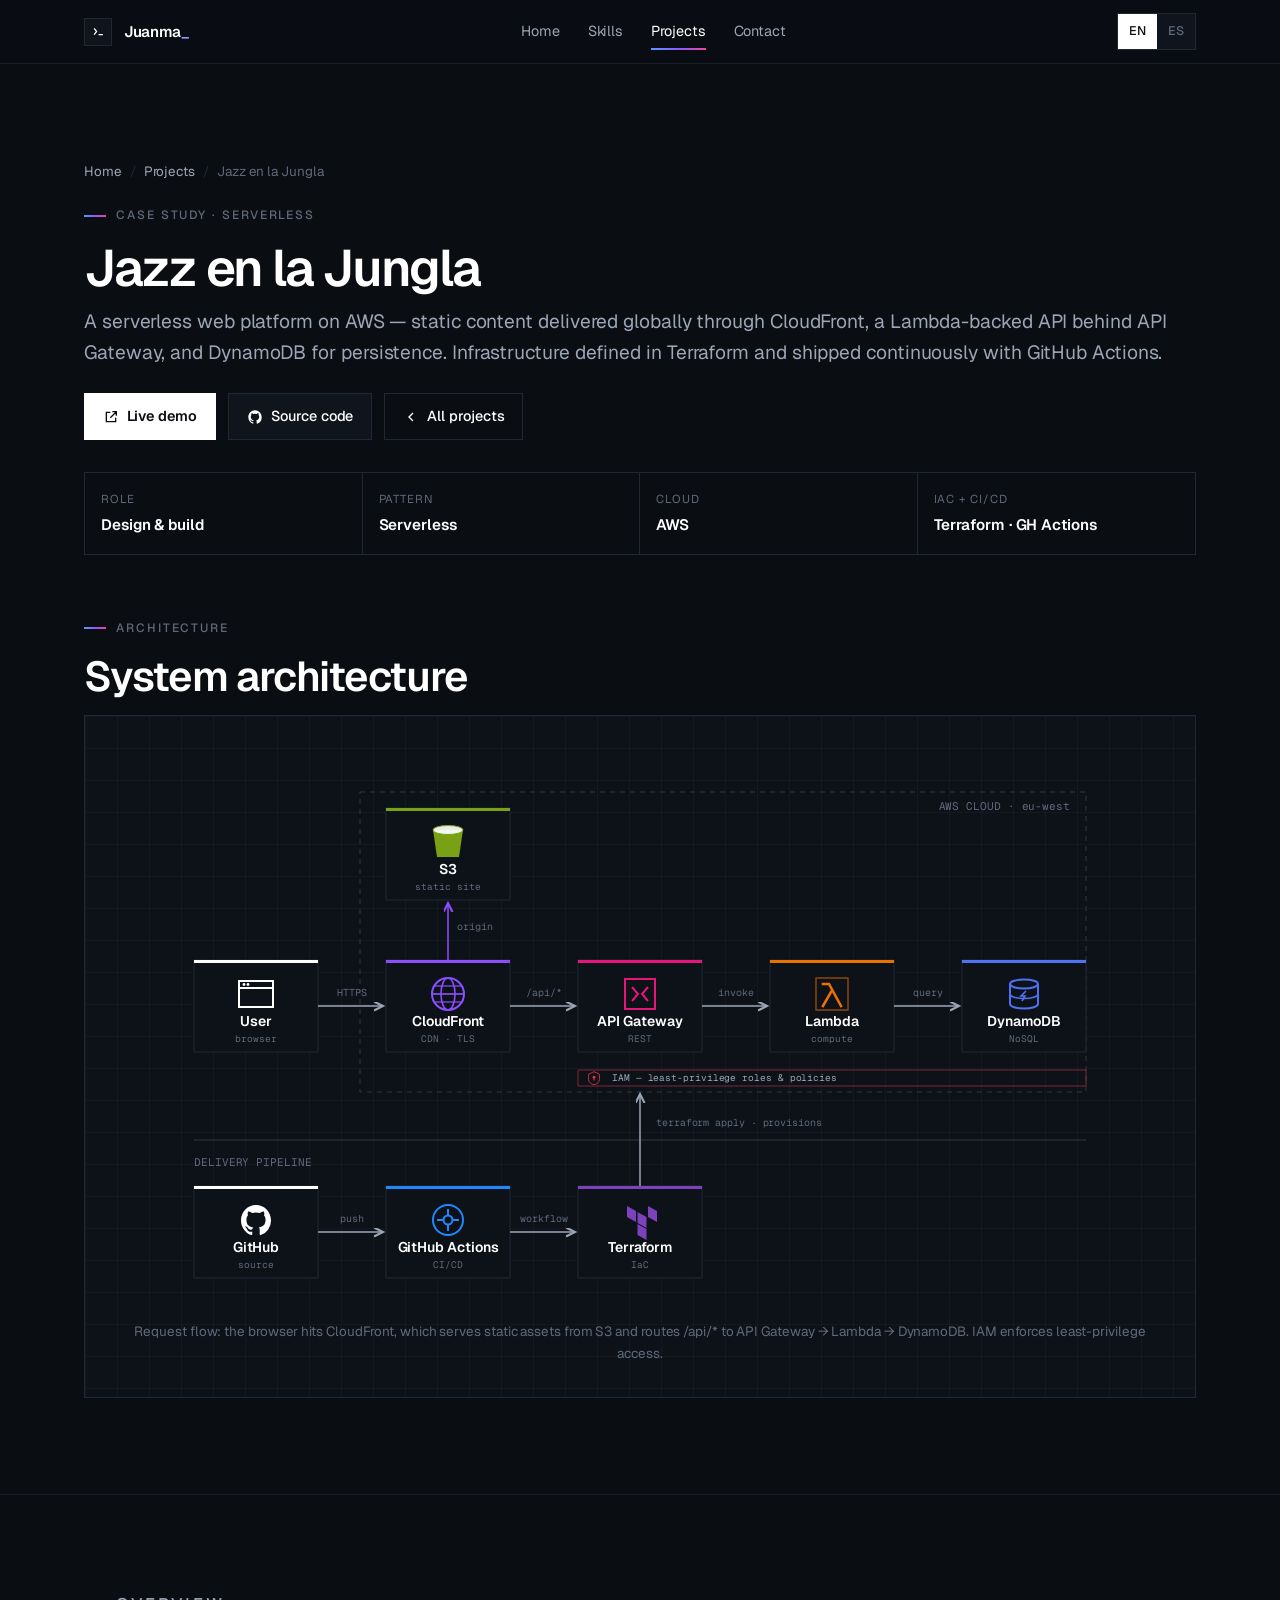
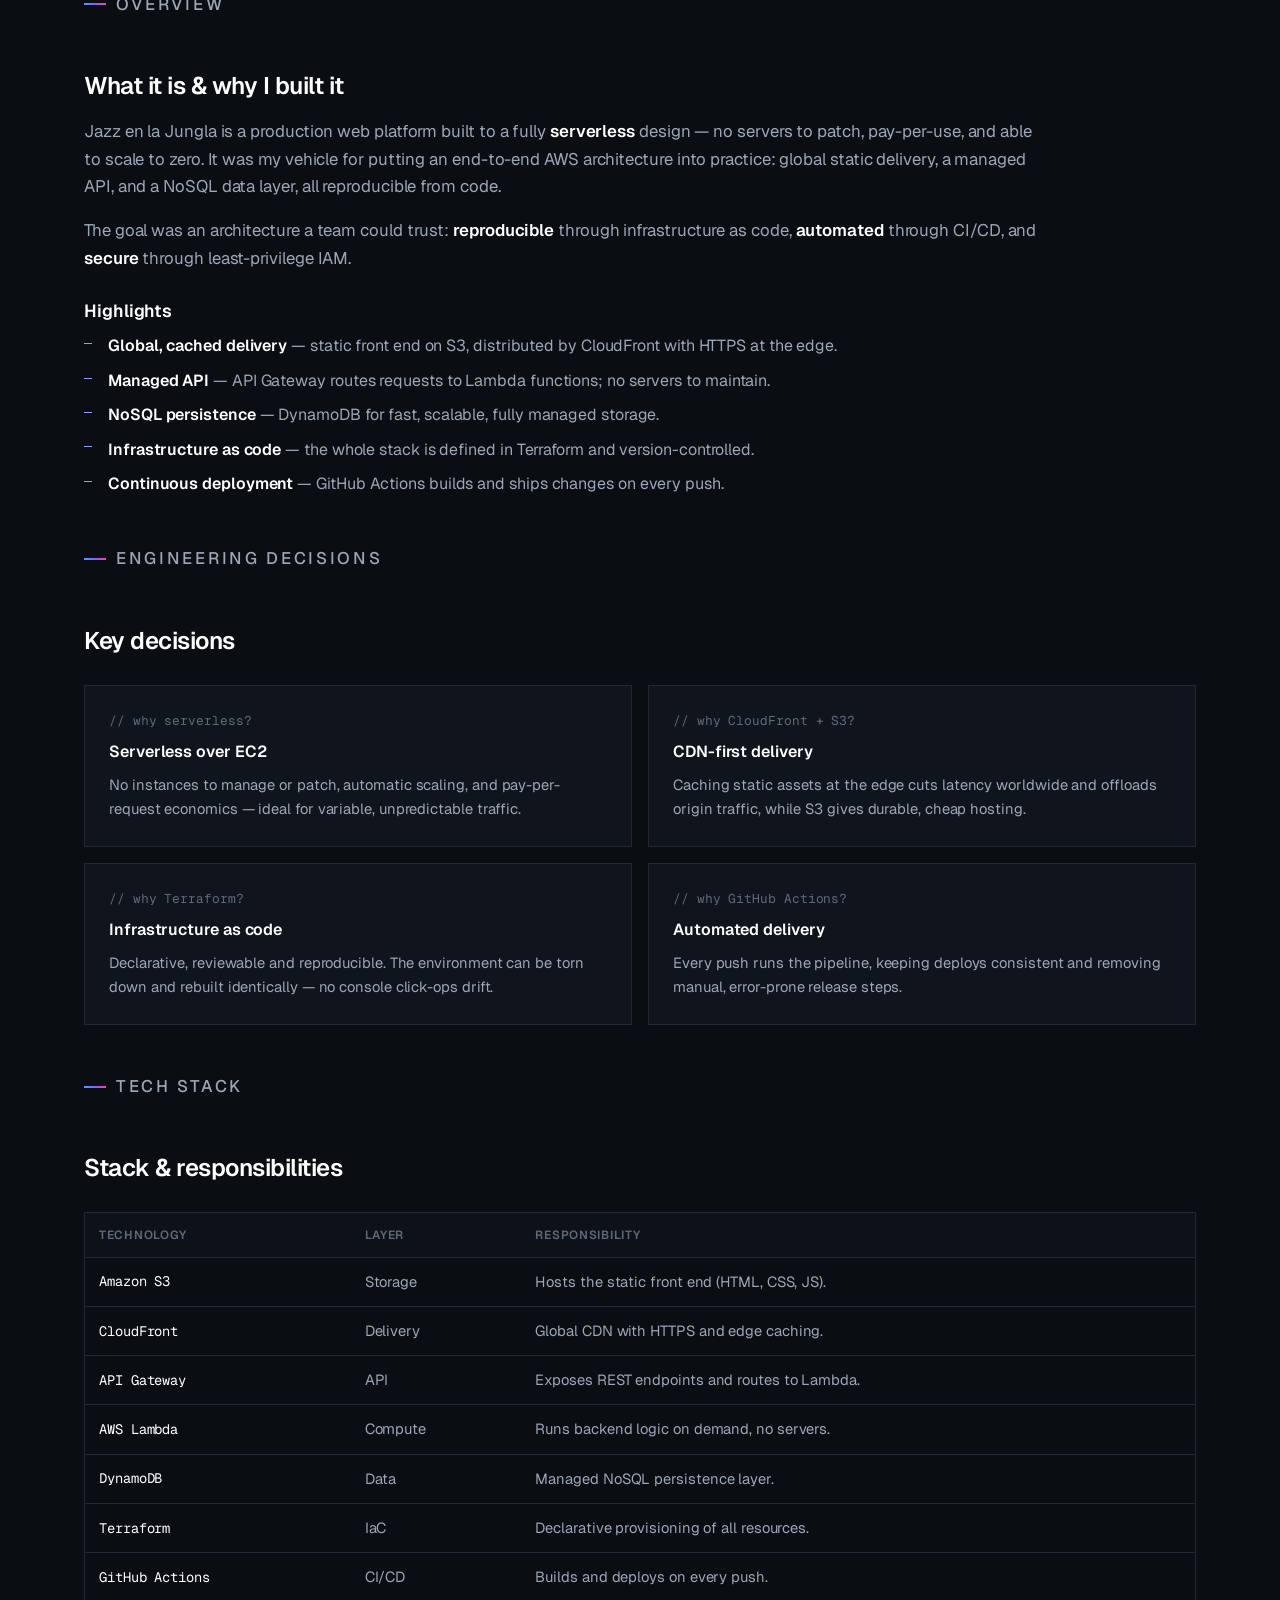
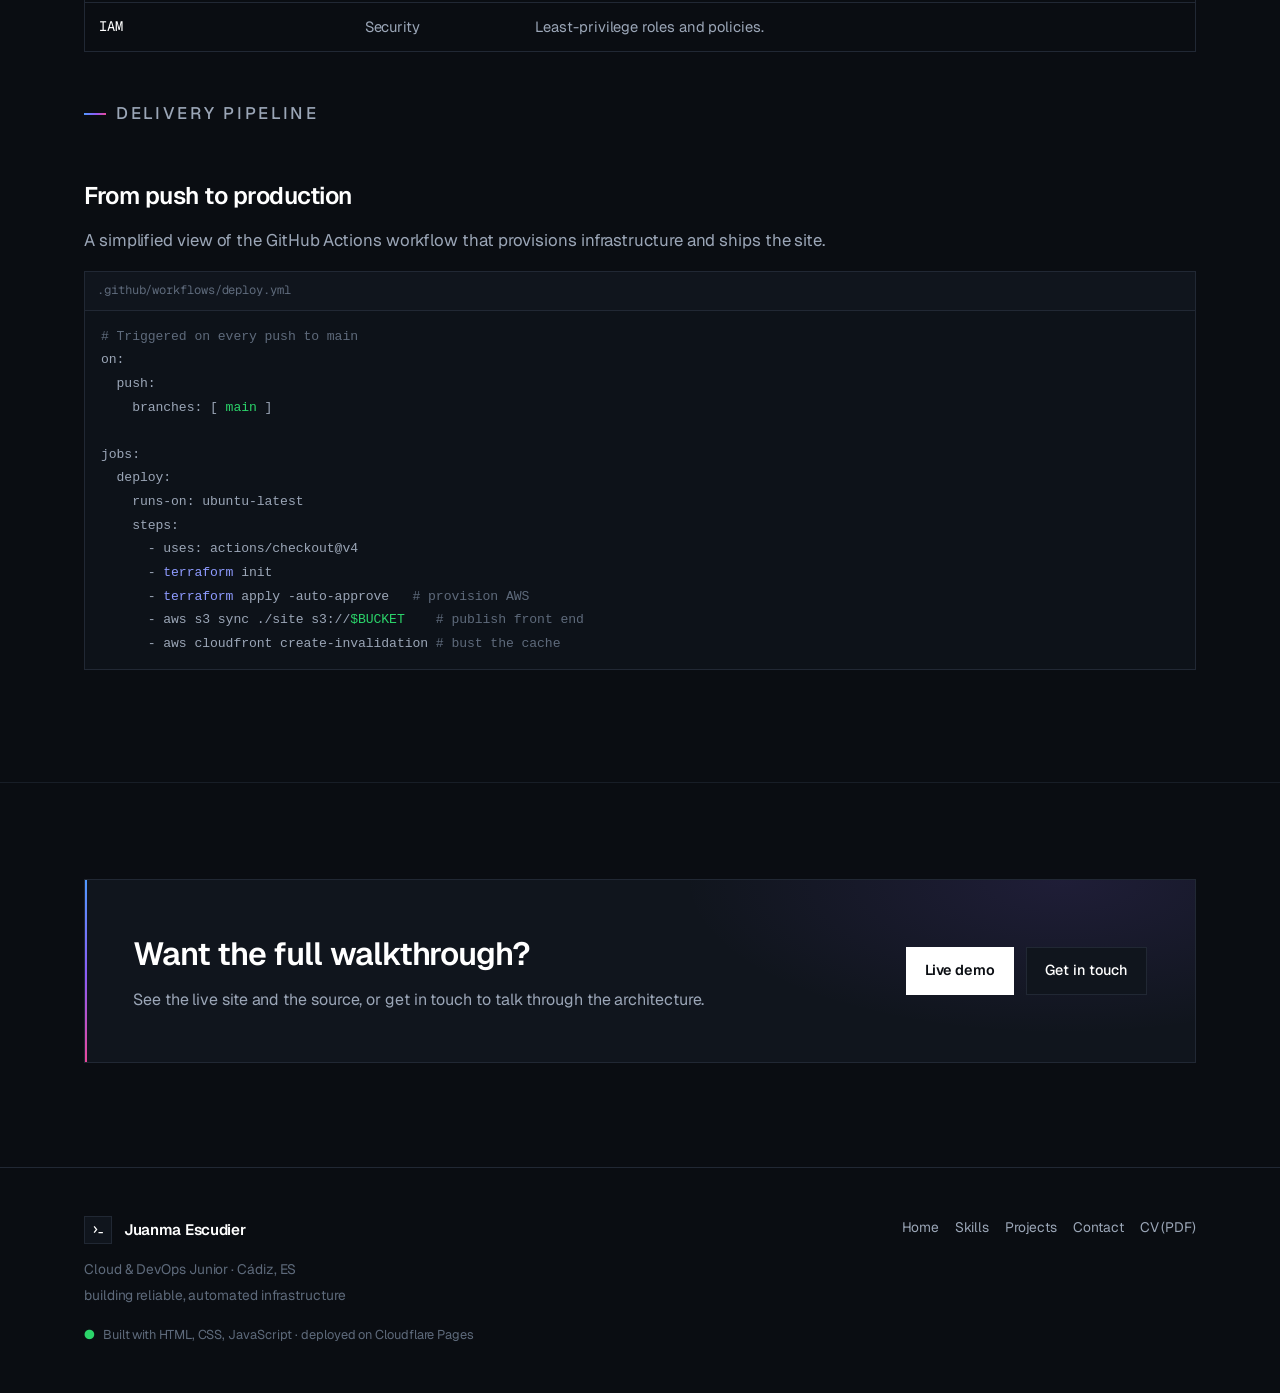
<file: project-jazz-en-la-jungla.html>
<!DOCTYPE html>
<html lang="en" data-page="projects">
<head>
  <meta charset="UTF-8">
  <meta name="viewport" content="width=device-width, initial-scale=1.0">
  <title>Jazz en la Jungla — Serverless on AWS · Juanma Escudier</title>
  <meta name="description" content="Case study: Jazz en la Jungla — a serverless web platform on AWS using S3, CloudFront, API Gateway, Lambda and DynamoDB, provisioned with Terraform and deployed via GitHub Actions.">
  <meta name="theme-color" content="#0A0D12">
  <link rel="canonical" href="https://www.juanmaescudier.com/project-jazz-en-la-jungla.html">
  <meta property="og:type" content="article">
  <meta property="og:title" content="Jazz en la Jungla — Serverless on AWS">
  <meta property="og:description" content="A serverless web platform on AWS — architecture, Terraform IaC and GitHub Actions CI/CD.">
  <meta property="og:url" content="https://www.juanmaescudier.com/project-jazz-en-la-jungla.html">
  <meta property="og:image" content="https://www.juanmaescudier.com/assets/img/og-image.png">
  <meta property="og:image:secure_url" content="https://www.juanmaescudier.com/assets/img/og-image.png">
  <meta property="og:image:type" content="image/png">
  <meta property="og:image:width" content="1200">
  <meta property="og:image:height" content="630">
  <meta property="og:image:alt" content="Jazz en la Jungla — Serverless on AWS">
  <meta property="og:site_name" content="Juanma Escudier">
  <meta property="og:locale" content="es_ES">
  <meta property="og:locale:alternate" content="en_US">
  <meta name="twitter:card" content="summary_large_image">
  <meta name="twitter:image" content="https://www.juanmaescudier.com/assets/img/og-image.png">

  <link rel="icon" type="image/svg+xml" href="favicon.svg">
  <link rel="preconnect" href="https://fonts.googleapis.com">
  <link rel="preconnect" href="https://fonts.gstatic.com" crossorigin>
  <link href="https://fonts.googleapis.com/css2?family=Geist:wght@400;500;600;700&family=Geist+Mono:wght@400;500&display=swap" rel="stylesheet">
  <link rel="stylesheet" href="assets/css/styles.css">

  <script type="application/ld+json">
  {
    "@context": "https://schema.org",
    "@type": "SoftwareSourceCode",
    "name": "Jazz en la Jungla",
    "description": "Serverless web platform on AWS using S3, CloudFront, API Gateway, Lambda and DynamoDB, provisioned with Terraform and deployed via GitHub Actions.",
    "author": { "@type": "Person", "name": "Juan Manuel Escudier Vázquez" },
    "codeRepository": "https://github.com/juanmaescudier",
    "url": "https://www.jazzenlajungla.com",
    "programmingLanguage": ["Python", "HCL", "JavaScript"],
    "runtimePlatform": "Amazon Web Services"
  }
  </script>
</head>
<body>
  <a class="skip-link" href="#main" data-i18n="a11y.skip">Skip to content</a>

  <header class="nav">
    <nav class="container nav-inner" aria-label="Primary">
      <a class="brand" href="index.html" aria-label="Juanma Escudier — home">
        <span class="brand-mark" aria-hidden="true"><svg viewBox="0 0 24 24" fill="none"><path d="M5 7l4 5-4 5" stroke="currentColor" stroke-width="2"/><path d="M12 17h7" stroke="currentColor" stroke-width="2"/></svg></span>
        <span>Juanma<span class="blink">_</span></span>
      </a>
      <ul class="nav-links" id="navLinks">
        <li><a href="index.html" data-i18n="nav.home">Home</a></li>
        <li><a href="skills.html" data-i18n="nav.skills">Skills</a></li>
        <li><a href="projects.html" class="active" data-i18n="nav.projects">Projects</a></li>
        <li><a href="contact.html" data-i18n="nav.contact">Contact</a></li>
      </ul>
      <div class="nav-actions">
        <div class="lang-toggle" role="group" aria-label="Language">
          <button type="button" data-lang="en" aria-pressed="true">EN</button>
          <button type="button" data-lang="es" aria-pressed="false">ES</button>
        </div>
        <button class="nav-burger" id="navBurger" aria-label="Menu" aria-controls="navLinks" aria-expanded="false"><span></span></button>
      </div>
    </nav>
  </header>

  <main id="main">

    <!-- ===== DETAIL HERO ===== -->
    <section class="section" style="padding-bottom: var(--sp-6)">
      <div class="container detail-hero">
        <p class="breadcrumb reveal">
          <a href="index.html" data-i18n="nav.home">Home</a><span class="sep">/</span>
          <a href="projects.html" data-i18n="nav.projects">Projects</a><span class="sep">/</span>
          <span>Jazz en la Jungla</span>
        </p>
        <p class="section-label reveal"><span data-i18n="jazz.label">case study · serverless</span></p>
        <h1 class="reveal">Jazz en la Jungla</h1>
        <p class="lead reveal" data-i18n="jazz.lead">A serverless web platform on AWS — static content delivered globally through CloudFront, a Lambda-backed API behind API Gateway, and DynamoDB for persistence. Infrastructure defined in Terraform and shipped continuously with GitHub Actions.</p>
        <div class="hero-actions reveal" data-reveal-delay="1">
          <a class="btn btn-primary" href="https://www.jazzenlajungla.com" target="_blank" rel="noopener">
            <svg viewBox="0 0 24 24" fill="none" aria-hidden="true"><path d="M14 4h6v6M20 4l-9 9M19 13v6H5V5h6" stroke="currentColor" stroke-width="2"/></svg>
            <span data-i18n="projects.btn.live">Live demo</span>
          </a>
          <a class="btn" href="https://github.com/juanmaescudier" target="_blank" rel="noopener">
            <svg viewBox="0 0 24 24" fill="currentColor" aria-hidden="true"><path d="M12 2C6.48 2 2 6.58 2 12.25c0 4.53 2.87 8.37 6.84 9.73.5.1.68-.22.68-.49 0-.24-.01-.88-.01-1.73-2.78.62-3.37-1.37-3.37-1.37-.45-1.18-1.11-1.49-1.11-1.49-.91-.64.07-.62.07-.62 1 .07 1.53 1.05 1.53 1.05.89 1.56 2.34 1.11 2.91.85.09-.66.35-1.11.63-1.37-2.22-.26-4.56-1.14-4.56-5.06 0-1.12.39-2.03 1.03-2.75-.1-.26-.45-1.31.1-2.72 0 0 .84-.27 2.75 1.05a9.4 9.4 0 015 0c1.91-1.32 2.75-1.05 2.75-1.05.55 1.41.2 2.46.1 2.72.64.72 1.03 1.63 1.03 2.75 0 3.93-2.34 4.79-4.57 5.05.36.32.68.94.68 1.9 0 1.37-.01 2.48-.01 2.82 0 .27.18.6.69.49A10.02 10.02 0 0022 12.25C22 6.58 17.52 2 12 2z"/></svg>
            <span data-i18n="jazz.btn.repo">Source code</span>
          </a>
          <a class="btn btn-ghost" href="projects.html">
            <svg viewBox="0 0 24 24" fill="none" aria-hidden="true"><path d="M15 18l-6-6 6-6" stroke="currentColor" stroke-width="2"/></svg>
            <span data-i18n="jazz.btn.back">All projects</span>
          </a>
        </div>

        <!-- spec strip -->
        <div class="spec-grid reveal" data-reveal-delay="2">
          <div class="spec"><div class="k" data-i18n="jazz.spec.role">Role</div><div class="v" data-i18n="jazz.spec.role.v">Design &amp; build</div></div>
          <div class="spec"><div class="k" data-i18n="jazz.spec.pattern">Pattern</div><div class="v" data-i18n="jazz.spec.pattern.v">Serverless</div></div>
          <div class="spec"><div class="k" data-i18n="jazz.spec.cloud">Cloud</div><div class="v">AWS</div></div>
          <div class="spec"><div class="k" data-i18n="jazz.spec.iac">IaC + CI/CD</div><div class="v">Terraform · GH Actions</div></div>
        </div>
      </div>
    </section>

    <!-- ===== ARCHITECTURE DIAGRAM ===== -->
    <section class="section" style="padding-top: 0; border-top: none;">
      <div class="container">
        <p class="section-label reveal"><span data-i18n="jazz.arch.label">architecture</span></p>
        <h2 class="section-title reveal" data-i18n="jazz.arch.title">System architecture</h2>
        <div class="arch-figure reveal" data-reveal-delay="1">
          <div class="arch-scroll"><svg viewBox="0 0 940 560" role="img" aria-label="AWS architecture diagram for Jazz en la Jungla: request flow through CloudFront to S3 and API Gateway, Lambda and DynamoDB, with a GitHub Actions and Terraform delivery pipeline." xmlns="http://www.w3.org/2000/svg"><defs><marker id="ar" markerWidth="9" markerHeight="9" refX="6" refY="3" orient="auto"><path d="M0 0L6 3L0 6" fill="none" stroke="#9BA6B7" stroke-width="1.4"/></marker><marker id="arp" markerWidth="9" markerHeight="9" refX="6" refY="3" orient="auto"><path d="M0 0L6 3L0 6" fill="none" stroke="#8C4FFF" stroke-width="1.4"/></marker></defs><rect x="190" y="44" width="726" height="300" fill="none" stroke="#2C3645" stroke-dasharray="5 5"/><text x="900" y="62" text-anchor="end" font-family="Geist Mono, monospace" font-size="11" fill="#5E6A7B">AWS CLOUD · eu-west</text><rect x="216" y="60" width="124" height="92" fill="#0D1219" stroke="#212834"/><rect x="216" y="60" width="124" height="3" fill="#7AA116"/><path d="M 263.0 82 L 293.0 82 L 289.0 109 L 267.0 109 Z" fill="#7AA116"/><ellipse cx="278.0" cy="82" rx="15" ry="4.5" fill="#FFFFFF" opacity="0.92"/><ellipse cx="278.0" cy="82" rx="15" ry="4.5" fill="none" stroke="#7AA116" stroke-width="1"/><text x="278.0" y="126" text-anchor="middle" font-family="Geist, Arial, sans-serif" font-weight="600" font-size="14" fill="#FFFFFF">S3</text><text x="278.0" y="142" text-anchor="middle" font-family="Geist Mono, monospace" font-size="9.5" fill="#5E6A7B">static site</text><rect x="24" y="212" width="124" height="92" fill="#0D1219" stroke="#212834"/><rect x="24" y="212" width="124" height="3" fill="#FFFFFF"/><rect x="69.0" y="233" width="34" height="26" fill="none" stroke="#FFFFFF" stroke-width="2"/><line x1="69.0" y1="240" x2="103.0" y2="240" stroke="#FFFFFF" stroke-width="2"/><circle cx="74.0" cy="236.5" r="1.4" fill="#FFFFFF"/><circle cx="78.0" cy="236.5" r="1.4" fill="#FFFFFF"/><text x="86.0" y="278" text-anchor="middle" font-family="Geist, Arial, sans-serif" font-weight="600" font-size="14" fill="#FFFFFF">User</text><text x="86.0" y="294" text-anchor="middle" font-family="Geist Mono, monospace" font-size="9.5" fill="#5E6A7B">browser</text><rect x="216" y="212" width="124" height="92" fill="#0D1219" stroke="#212834"/><rect x="216" y="212" width="124" height="3" fill="#8C4FFF"/><circle cx="278.0" cy="246" r="16" fill="none" stroke="#8C4FFF" stroke-width="2"/><ellipse cx="278.0" cy="246" rx="7" ry="16" fill="none" stroke="#8C4FFF" stroke-width="1.6"/><line x1="262.0" y1="246" x2="294.0" y2="246" stroke="#8C4FFF" stroke-width="1.6"/><line x1="264.0" y1="238" x2="292.0" y2="238" stroke="#8C4FFF" stroke-width="1.2"/><line x1="264.0" y1="254" x2="292.0" y2="254" stroke="#8C4FFF" stroke-width="1.2"/><text x="278.0" y="278" text-anchor="middle" font-family="Geist, Arial, sans-serif" font-weight="600" font-size="14" fill="#FFFFFF">CloudFront</text><text x="278.0" y="294" text-anchor="middle" font-family="Geist Mono, monospace" font-size="9.5" fill="#5E6A7B">CDN · TLS</text><rect x="408" y="212" width="124" height="92" fill="#0D1219" stroke="#212834"/><rect x="408" y="212" width="124" height="3" fill="#E7157B"/><rect x="455.0" y="231" width="30" height="30" fill="none" stroke="#E7157B" stroke-width="2"/><path d="M 462.0 239 L 468.0 246 L 462.0 253" fill="none" stroke="#E7157B" stroke-width="2"/><path d="M 478.0 239 L 472.0 246 L 478.0 253" fill="none" stroke="#E7157B" stroke-width="2"/><text x="470.0" y="278" text-anchor="middle" font-family="Geist, Arial, sans-serif" font-weight="600" font-size="14" fill="#FFFFFF">API Gateway</text><text x="470.0" y="294" text-anchor="middle" font-family="Geist Mono, monospace" font-size="9.5" fill="#5E6A7B">REST</text><rect x="600" y="212" width="124" height="92" fill="#0D1219" stroke="#212834"/><rect x="600" y="212" width="124" height="3" fill="#ED7100"/><rect x="646.0" y="230" width="32" height="32" fill="none" stroke="#ED7100" stroke-width="1.5" opacity="0.55"/><path d="M 653.0 236 L 659.0 236 L 671.0 258 M 653.0 258 L 661.0 244" fill="none" stroke="#ED7100" stroke-width="2.6" stroke-linecap="square"/><text x="662.0" y="278" text-anchor="middle" font-family="Geist, Arial, sans-serif" font-weight="600" font-size="14" fill="#FFFFFF">Lambda</text><text x="662.0" y="294" text-anchor="middle" font-family="Geist Mono, monospace" font-size="9.5" fill="#5E6A7B">compute</text><rect x="792" y="212" width="124" height="92" fill="#0D1219" stroke="#212834"/><rect x="792" y="212" width="124" height="3" fill="#4D72F3"/><ellipse cx="854.0" cy="236" rx="14" ry="4.5" fill="none" stroke="#4D72F3" stroke-width="2"/><path d="M 840.0 236 L 840.0 256" stroke="#4D72F3" stroke-width="2"/><path d="M 868.0 236 L 868.0 256" stroke="#4D72F3" stroke-width="2"/><path d="M 840.0 246 a14 4.5 0 0 0 28 0" fill="none" stroke="#4D72F3" stroke-width="1.6"/><path d="M 840.0 256 a14 4.5 0 0 0 28 0" fill="none" stroke="#4D72F3" stroke-width="2"/><path d="M 856.0 243 L 851.0 248 L 855.0 248 L 852.0 253" fill="none" stroke="#4D72F3" stroke-width="1.6"/><text x="854.0" y="278" text-anchor="middle" font-family="Geist, Arial, sans-serif" font-weight="600" font-size="14" fill="#FFFFFF">DynamoDB</text><text x="854.0" y="294" text-anchor="middle" font-family="Geist Mono, monospace" font-size="9.5" fill="#5E6A7B">NoSQL</text><line x1="148" y1="258.0" x2="213" y2="258.0" stroke="#9BA6B7" stroke-width="1.5" marker-end="url(#ar)"/><text x="182.0" y="248.0" text-anchor="middle" font-family="Geist Mono, monospace" font-size="10" fill="#5E6A7B">HTTPS</text><line x1="340" y1="258.0" x2="405" y2="258.0" stroke="#9BA6B7" stroke-width="1.5" marker-end="url(#ar)"/><text x="374.0" y="248.0" text-anchor="middle" font-family="Geist Mono, monospace" font-size="10" fill="#5E6A7B">/api/*</text><line x1="532" y1="258.0" x2="597" y2="258.0" stroke="#9BA6B7" stroke-width="1.5" marker-end="url(#ar)"/><text x="566.0" y="248.0" text-anchor="middle" font-family="Geist Mono, monospace" font-size="10" fill="#5E6A7B">invoke</text><line x1="724" y1="258.0" x2="789" y2="258.0" stroke="#9BA6B7" stroke-width="1.5" marker-end="url(#ar)"/><text x="758.0" y="248.0" text-anchor="middle" font-family="Geist Mono, monospace" font-size="10" fill="#5E6A7B">query</text><line x1="278.0" y1="212" x2="278.0" y2="155" stroke="#8C4FFF" stroke-width="1.5" marker-end="url(#arp)"/><text x="287.0" y="182.0" font-family="Geist Mono, monospace" font-size="10" fill="#5E6A7B">origin</text><rect x="408" y="322" width="508" height="16" fill="none" stroke="#DD344C" stroke-width="1" opacity="0.55"/><g transform="translate(424,330) scale(0.42)"><path d="M 0 -15 L 13 -9 L 13 3 Q 13 13 0 16 Q -13 13 -13 3 L -13 -9 Z" fill="none" stroke="#DD344C" stroke-width="2"/><circle cx="0" cy="-2" r="3.4" fill="#DD344C"/><rect x="-1.4" y="-2" width="2.8" height="8" fill="#DD344C"/></g><text x="442" y="333" font-family="Geist Mono, monospace" font-size="9.5" fill="#9BA6B7">IAM — least-privilege roles &amp; policies</text><line x1="24" y1="392" x2="916" y2="392" stroke="#2C3645"/><text x="24" y="418" font-family="Geist Mono, monospace" font-size="11" fill="#5E6A7B">DELIVERY PIPELINE</text><rect x="24" y="438" width="124" height="92" fill="#0D1219" stroke="#212834"/><rect x="24" y="438" width="124" height="3" fill="#FFFFFF"/><g transform="translate(68.0,454) scale(1.5)"><path d="M12 2C6.48 2 2 6.58 2 12.25c0 4.53 2.87 8.37 6.84 9.73.5.1.68-.22.68-.49 0-.24-.01-.88-.01-1.73-2.78.62-3.37-1.37-3.37-1.37-.45-1.18-1.11-1.49-1.11-1.49-.91-.64.07-.62.07-.62 1 .07 1.53 1.05 1.53 1.05.89 1.56 2.34 1.11 2.91.85.09-.66.35-1.11.63-1.37-2.22-.26-4.56-1.14-4.56-5.06 0-1.12.39-2.03 1.03-2.75-.1-.26-.45-1.31.1-2.72 0 0 .84-.27 2.75 1.05a9.4 9.4 0 015 0c1.91-1.32 2.75-1.05 2.75-1.05.55 1.41.2 2.46.1 2.72.64.72 1.03 1.63 1.03 2.75 0 3.93-2.34 4.79-4.57 5.05.36.32.68.94.68 1.9 0 1.37-.01 2.48-.01 2.82 0 .27.18.6.69.49A10.02 10.02 0 0022 12.25C22 6.58 17.52 2 12 2z" fill="#FFFFFF"/></g><text x="86.0" y="504" text-anchor="middle" font-family="Geist, Arial, sans-serif" font-weight="600" font-size="14" fill="#FFFFFF">GitHub</text><text x="86.0" y="520" text-anchor="middle" font-family="Geist Mono, monospace" font-size="9.5" fill="#5E6A7B">source</text><rect x="216" y="438" width="124" height="92" fill="#0D1219" stroke="#212834"/><rect x="216" y="438" width="124" height="3" fill="#2088FF"/><circle cx="278.0" cy="472" r="15" fill="none" stroke="#2088FF" stroke-width="2"/><circle cx="278.0" cy="472" r="4.5" fill="none" stroke="#2088FF" stroke-width="2"/><path d="M 278.0 461 L 278.0 467.5 M 278.0 476.5 L 278.0 483 M 267.0 472 L 273.5 472 M 282.5 472 L 289.0 472" stroke="#2088FF" stroke-width="2"/><text x="278.0" y="504" text-anchor="middle" font-family="Geist, Arial, sans-serif" font-weight="600" font-size="14" fill="#FFFFFF">GitHub Actions</text><text x="278.0" y="520" text-anchor="middle" font-family="Geist Mono, monospace" font-size="9.5" fill="#5E6A7B">CI/CD</text><rect x="408" y="438" width="124" height="92" fill="#0D1219" stroke="#212834"/><rect x="408" y="438" width="124" height="3" fill="#7B42BC"/><path d="M 457.0 458 L 466.0 463 L 466.0 474 L 457.0 469 Z" fill="#7B42BC"/><path d="M 467.5 464 L 476.5 469 L 476.5 480 L 467.5 475 Z" fill="#7B42BC"/><path d="M 467.5 476 L 476.5 481 L 476.5 492 L 467.5 487 Z" fill="#7B42BC"/><path d="M 478.0 458 L 487.0 463 L 487.0 474 L 478.0 469 Z" fill="#7B42BC"/><text x="470.0" y="504" text-anchor="middle" font-family="Geist, Arial, sans-serif" font-weight="600" font-size="14" fill="#FFFFFF">Terraform</text><text x="470.0" y="520" text-anchor="middle" font-family="Geist Mono, monospace" font-size="9.5" fill="#5E6A7B">IaC</text><line x1="148" y1="484.0" x2="213" y2="484.0" stroke="#9BA6B7" stroke-width="1.5" marker-end="url(#ar)"/><text x="182.0" y="474.0" text-anchor="middle" font-family="Geist Mono, monospace" font-size="10" fill="#5E6A7B">push</text><line x1="340" y1="484.0" x2="405" y2="484.0" stroke="#9BA6B7" stroke-width="1.5" marker-end="url(#ar)"/><text x="374.0" y="474.0" text-anchor="middle" font-family="Geist Mono, monospace" font-size="10" fill="#5E6A7B">workflow</text><line x1="470" y1="438" x2="470" y2="346" stroke="#9BA6B7" stroke-width="1.5" marker-end="url(#ar)"/><text x="486" y="378" text-anchor="start" font-family="Geist Mono, monospace" font-size="10" fill="#5E6A7B">terraform apply · provisions</text></svg></div>
          <p class="arch-hint" aria-hidden="true"><span data-i18n="arch.hint">Swipe to explore the full diagram</span> <span class="arrow">→</span></p>
          <p class="arch-caption" data-i18n="jazz.arch.caption">Request flow: the browser hits CloudFront, which serves static assets from S3 and routes /api/* to API Gateway → Lambda → DynamoDB. IAM enforces least-privilege access.</p>
        </div>
      </div>
    </section>

    <!-- ===== OVERVIEW / DECISIONS / STACK ===== -->
    <section class="section">
      <div class="container">
        <div class="content-block">
          <p class="section-label reveal"><span data-i18n="jazz.ov.label">overview</span></p>
          <h2 class="reveal" data-i18n="jazz.ov.title">What it is &amp; why I built it</h2>
          <p class="reveal" data-i18n="jazz.ov.p1">Jazz en la Jungla is a production web platform built to a fully <strong>serverless</strong> design — no servers to patch, pay-per-use, and able to scale to zero. It was my vehicle for putting an end-to-end AWS architecture into practice: global static delivery, a managed API, and a NoSQL data layer, all reproducible from code.</p>
          <p class="reveal" data-i18n="jazz.ov.p2">The goal was an architecture a team could trust: <strong>reproducible</strong> through infrastructure as code, <strong>automated</strong> through CI/CD, and <strong>secure</strong> through least-privilege IAM.</p>

          <h3 class="reveal" data-i18n="jazz.ov.h3">Highlights</h3>
          <ul class="reveal">
            <li data-i18n="jazz.ov.l1"><strong>Global, cached delivery</strong> — static front end on S3, distributed by CloudFront with HTTPS at the edge.</li>
            <li data-i18n="jazz.ov.l2"><strong>Managed API</strong> — API Gateway routes requests to Lambda functions; no servers to maintain.</li>
            <li data-i18n="jazz.ov.l3"><strong>NoSQL persistence</strong> — DynamoDB for fast, scalable, fully managed storage.</li>
            <li data-i18n="jazz.ov.l4"><strong>Infrastructure as code</strong> — the whole stack is defined in Terraform and version-controlled.</li>
            <li data-i18n="jazz.ov.l5"><strong>Continuous deployment</strong> — GitHub Actions builds and ships changes on every push.</li>
          </ul>
        </div>

        <!-- decisions -->
        <div class="content-block" style="max-width: none;">
          <p class="section-label reveal" style="margin-top: var(--sp-7)"><span data-i18n="jazz.dec.label">engineering decisions</span></p>
          <h2 class="reveal" data-i18n="jazz.dec.title">Key decisions</h2>
          <div class="decision-grid">
            <div class="decision reveal">
              <p class="q" data-i18n="jazz.dec.1.q">// why serverless?</p>
              <h4 data-i18n="jazz.dec.1.h">Serverless over EC2</h4>
              <p data-i18n="jazz.dec.1.b">No instances to manage or patch, automatic scaling, and pay-per-request economics — ideal for variable, unpredictable traffic.</p>
            </div>
            <div class="decision reveal" data-reveal-delay="1">
              <p class="q" data-i18n="jazz.dec.2.q">// why CloudFront + S3?</p>
              <h4 data-i18n="jazz.dec.2.h">CDN-first delivery</h4>
              <p data-i18n="jazz.dec.2.b">Caching static assets at the edge cuts latency worldwide and offloads origin traffic, while S3 gives durable, cheap hosting.</p>
            </div>
            <div class="decision reveal" data-reveal-delay="2">
              <p class="q" data-i18n="jazz.dec.3.q">// why Terraform?</p>
              <h4 data-i18n="jazz.dec.3.h">Infrastructure as code</h4>
              <p data-i18n="jazz.dec.3.b">Declarative, reviewable and reproducible. The environment can be torn down and rebuilt identically — no console click-ops drift.</p>
            </div>
            <div class="decision reveal" data-reveal-delay="3">
              <p class="q" data-i18n="jazz.dec.4.q">// why GitHub Actions?</p>
              <h4 data-i18n="jazz.dec.4.h">Automated delivery</h4>
              <p data-i18n="jazz.dec.4.b">Every push runs the pipeline, keeping deploys consistent and removing manual, error-prone release steps.</p>
            </div>
          </div>
        </div>

        <!-- stack table -->
        <div class="content-block" style="max-width: none;">
          <p class="section-label reveal" style="margin-top: var(--sp-7)"><span data-i18n="jazz.stack.label">tech stack</span></p>
          <h2 class="reveal" data-i18n="jazz.stack.title">Stack &amp; responsibilities</h2>
          <table class="stack-table reveal">
            <thead>
              <tr>
                <th data-i18n="jazz.stack.th.tech">Technology</th>
                <th data-i18n="jazz.stack.th.layer">Layer</th>
                <th data-i18n="jazz.stack.th.role">Responsibility</th>
              </tr>
            </thead>
            <tbody>
              <tr><td>Amazon S3</td><td data-i18n="jazz.stack.l.storage">Storage</td><td data-i18n="jazz.stack.r.s3">Hosts the static front end (HTML, CSS, JS).</td></tr>
              <tr><td>CloudFront</td><td data-i18n="jazz.stack.l.delivery">Delivery</td><td data-i18n="jazz.stack.r.cf">Global CDN with HTTPS and edge caching.</td></tr>
              <tr><td>API Gateway</td><td data-i18n="jazz.stack.l.api">API</td><td data-i18n="jazz.stack.r.api">Exposes REST endpoints and routes to Lambda.</td></tr>
              <tr><td>AWS Lambda</td><td data-i18n="jazz.stack.l.compute">Compute</td><td data-i18n="jazz.stack.r.lambda">Runs backend logic on demand, no servers.</td></tr>
              <tr><td>DynamoDB</td><td data-i18n="jazz.stack.l.data">Data</td><td data-i18n="jazz.stack.r.ddb">Managed NoSQL persistence layer.</td></tr>
              <tr><td>Terraform</td><td data-i18n="jazz.stack.l.iac">IaC</td><td data-i18n="jazz.stack.r.tf">Declarative provisioning of all resources.</td></tr>
              <tr><td>GitHub Actions</td><td data-i18n="jazz.stack.l.cicd">CI/CD</td><td data-i18n="jazz.stack.r.gha">Builds and deploys on every push.</td></tr>
              <tr><td>IAM</td><td data-i18n="jazz.stack.l.sec">Security</td><td data-i18n="jazz.stack.r.iam">Least-privilege roles and policies.</td></tr>
            </tbody>
          </table>
        </div>

        <!-- pipeline snippet -->
        <div class="content-block" style="max-width: none;">
          <p class="section-label reveal" style="margin-top: var(--sp-7)"><span data-i18n="jazz.pipe.label">delivery pipeline</span></p>
          <h2 class="reveal" data-i18n="jazz.pipe.title">From push to production</h2>
          <p class="reveal" data-i18n="jazz.pipe.intro">A simplified view of the GitHub Actions workflow that provisions infrastructure and ships the site.</p>
          <div class="code-block reveal" data-reveal-delay="1">
            <div class="bar">.github/workflows/deploy.yml</div>
<pre><span class="c"># Triggered on every push to main</span>
on:
  push:
    branches: [ <span class="s">main</span> ]

jobs:
  deploy:
    runs-on: ubuntu-latest
    steps:
      - uses: actions/checkout@v4
      - <span class="k">terraform</span> init
      - <span class="k">terraform</span> apply -auto-approve   <span class="c"># provision AWS</span>
      - aws s3 sync ./site s3://<span class="s">$BUCKET</span>    <span class="c"># publish front end</span>
      - aws cloudfront create-invalidation <span class="c"># bust the cache</span>
</pre>
          </div>
        </div>
      </div>
    </section>

    <!-- ===== CTA ===== -->
    <section class="section" aria-label="Call to action">
      <div class="container">
        <div class="cta reveal">
          <div>
            <h2 data-i18n="jazz.cta.title">Want the full walkthrough?</h2>
            <p data-i18n="jazz.cta.sub">See the live site and the source, or get in touch to talk through the architecture.</p>
          </div>
          <div class="actions">
            <a class="btn btn-primary" href="https://www.jazzenlajungla.com" target="_blank" rel="noopener"><span data-i18n="projects.btn.live">Live demo</span></a>
            <a class="btn" href="contact.html"><span data-i18n="cta.contact">Get in touch</span></a>
          </div>
        </div>
      </div>
    </section>
  </main>

  <footer class="footer">
    <div class="container footer-inner">
      <div>
        <a class="brand" href="index.html">
          <span class="brand-mark" aria-hidden="true"><svg viewBox="0 0 24 24" fill="none"><path d="M5 7l4 5-4 5" stroke="currentColor" stroke-width="2"/><path d="M12 17h7" stroke="currentColor" stroke-width="2"/></svg></span>
          <span>Juanma Escudier</span>
        </a>
        <p class="footer-meta">Cloud &amp; DevOps Junior · Cádiz, ES<br><span data-i18n="footer.tagline">building reliable, automated infrastructure</span></p>
        <p class="footer-build"><span class="ok">●</span> <span data-i18n="footer.build">Built with HTML, CSS, JavaScript · deployed on Cloudflare Pages</span></p>
      </div>
      <div class="footer-links" aria-label="Footer">
        <a href="index.html" data-i18n="nav.home">Home</a>
        <a href="skills.html" data-i18n="nav.skills">Skills</a>
        <a href="projects.html" data-i18n="nav.projects">Projects</a>
        <a href="contact.html" data-i18n="nav.contact">Contact</a>
        <a href="assets/docs/Juan-Manuel-Escudier-CV-2026-07-14-v2.pdf" download data-i18n="footer.cv">CV (PDF)</a>
      </div>
    </div>
  </footer>

  <script src="assets/js/script.js" defer></script>
</body>
</html>
</file>
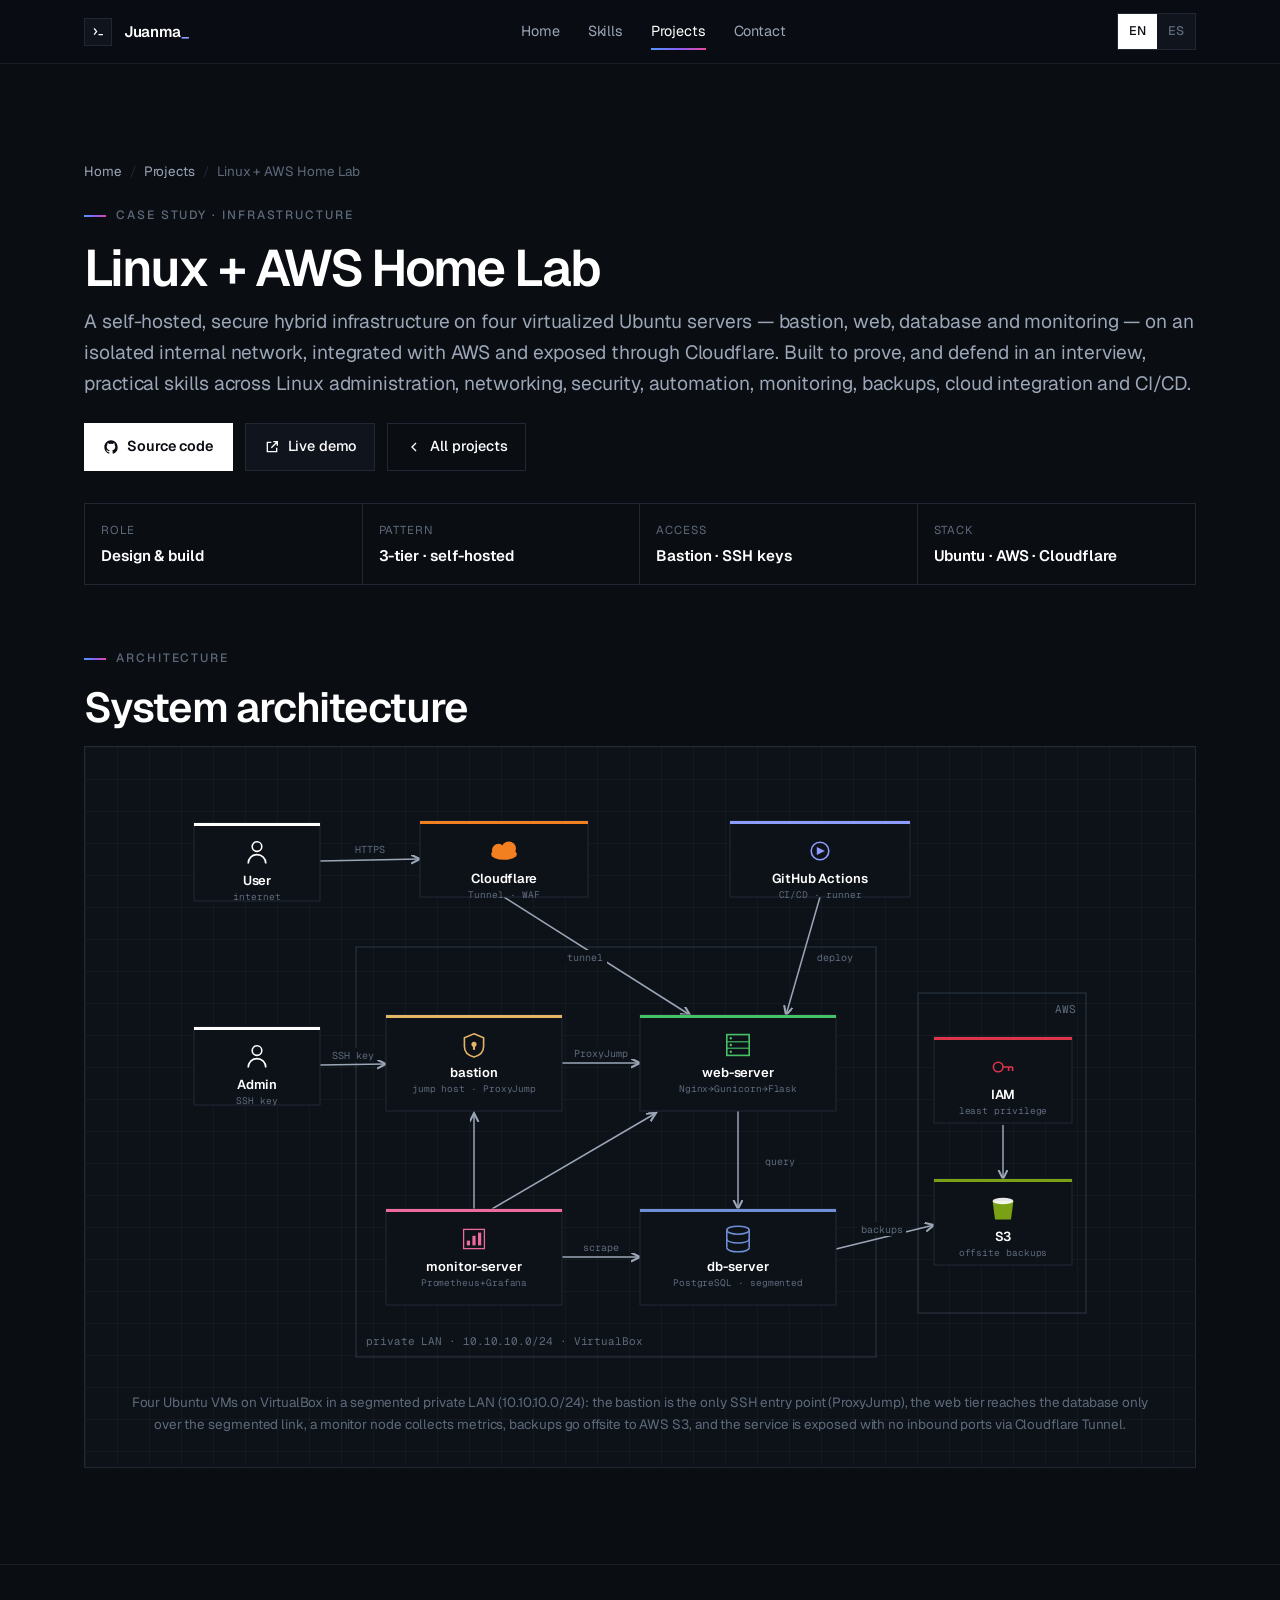
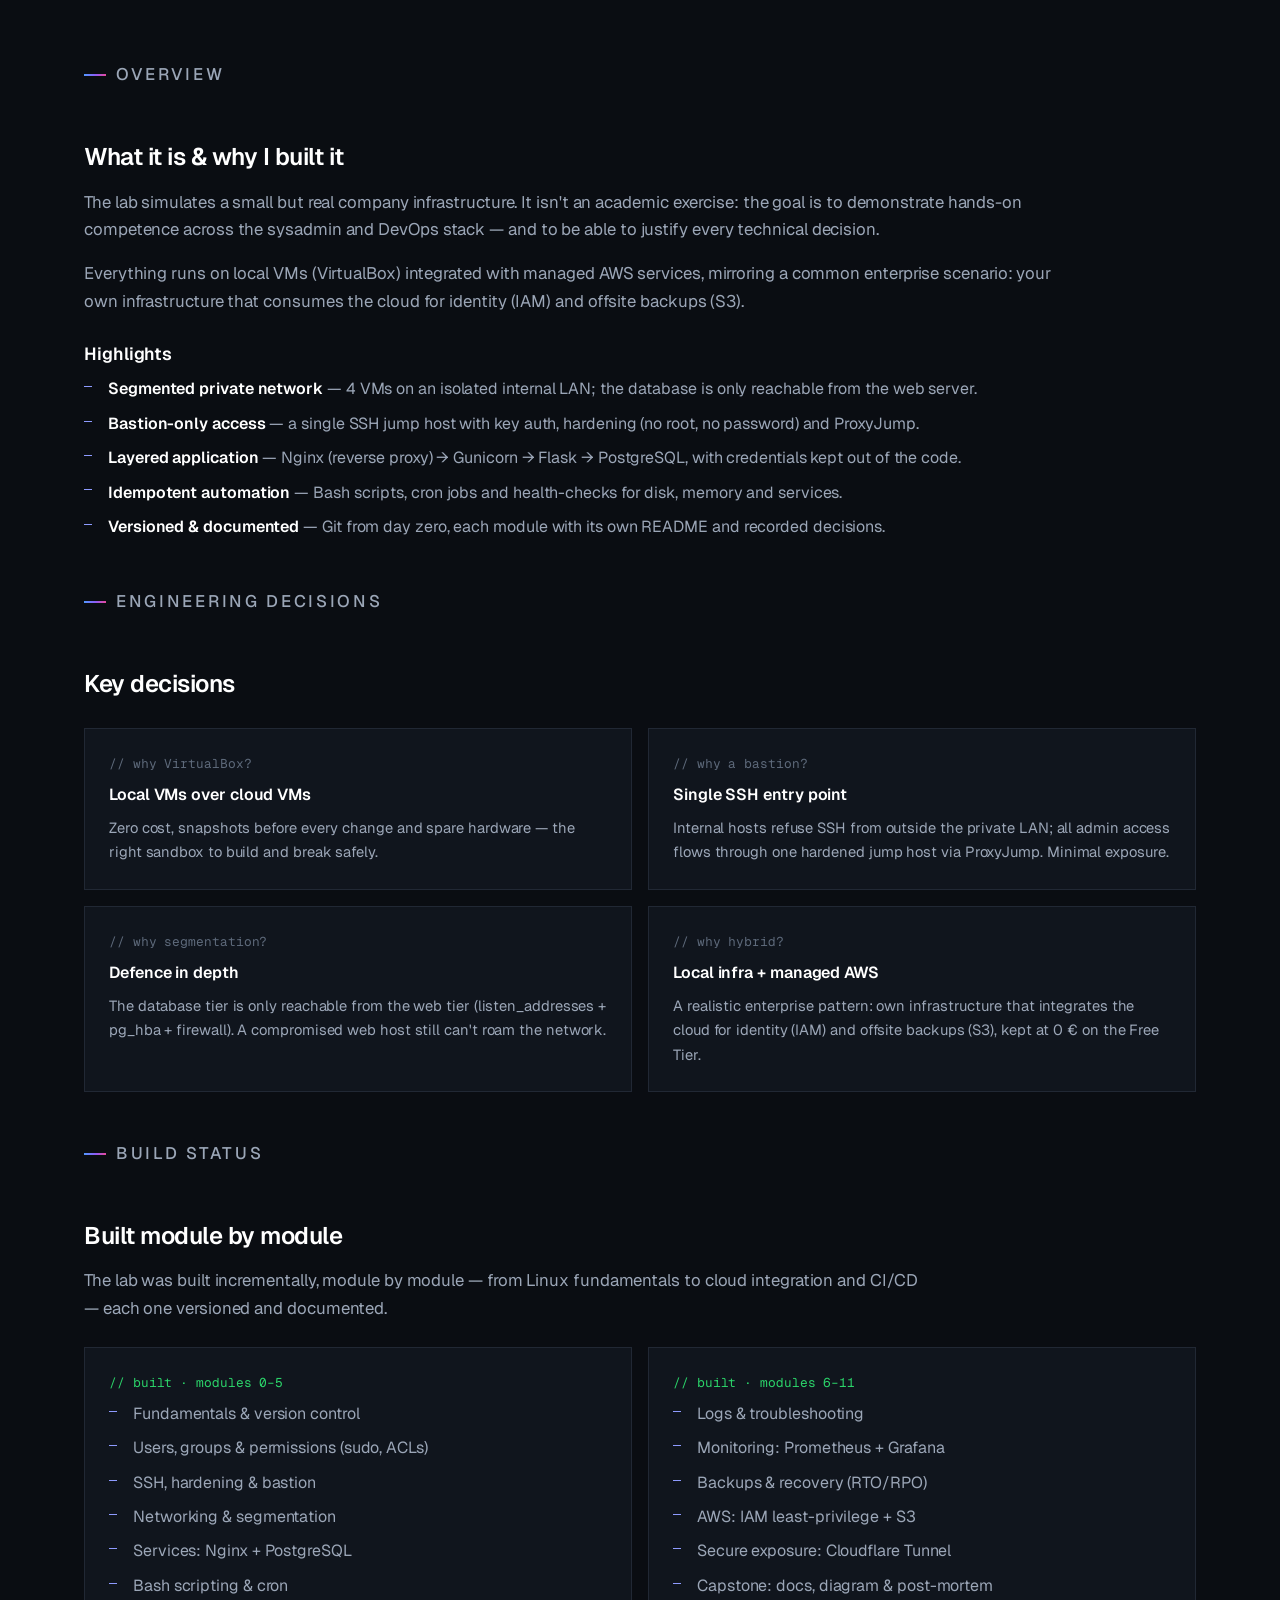
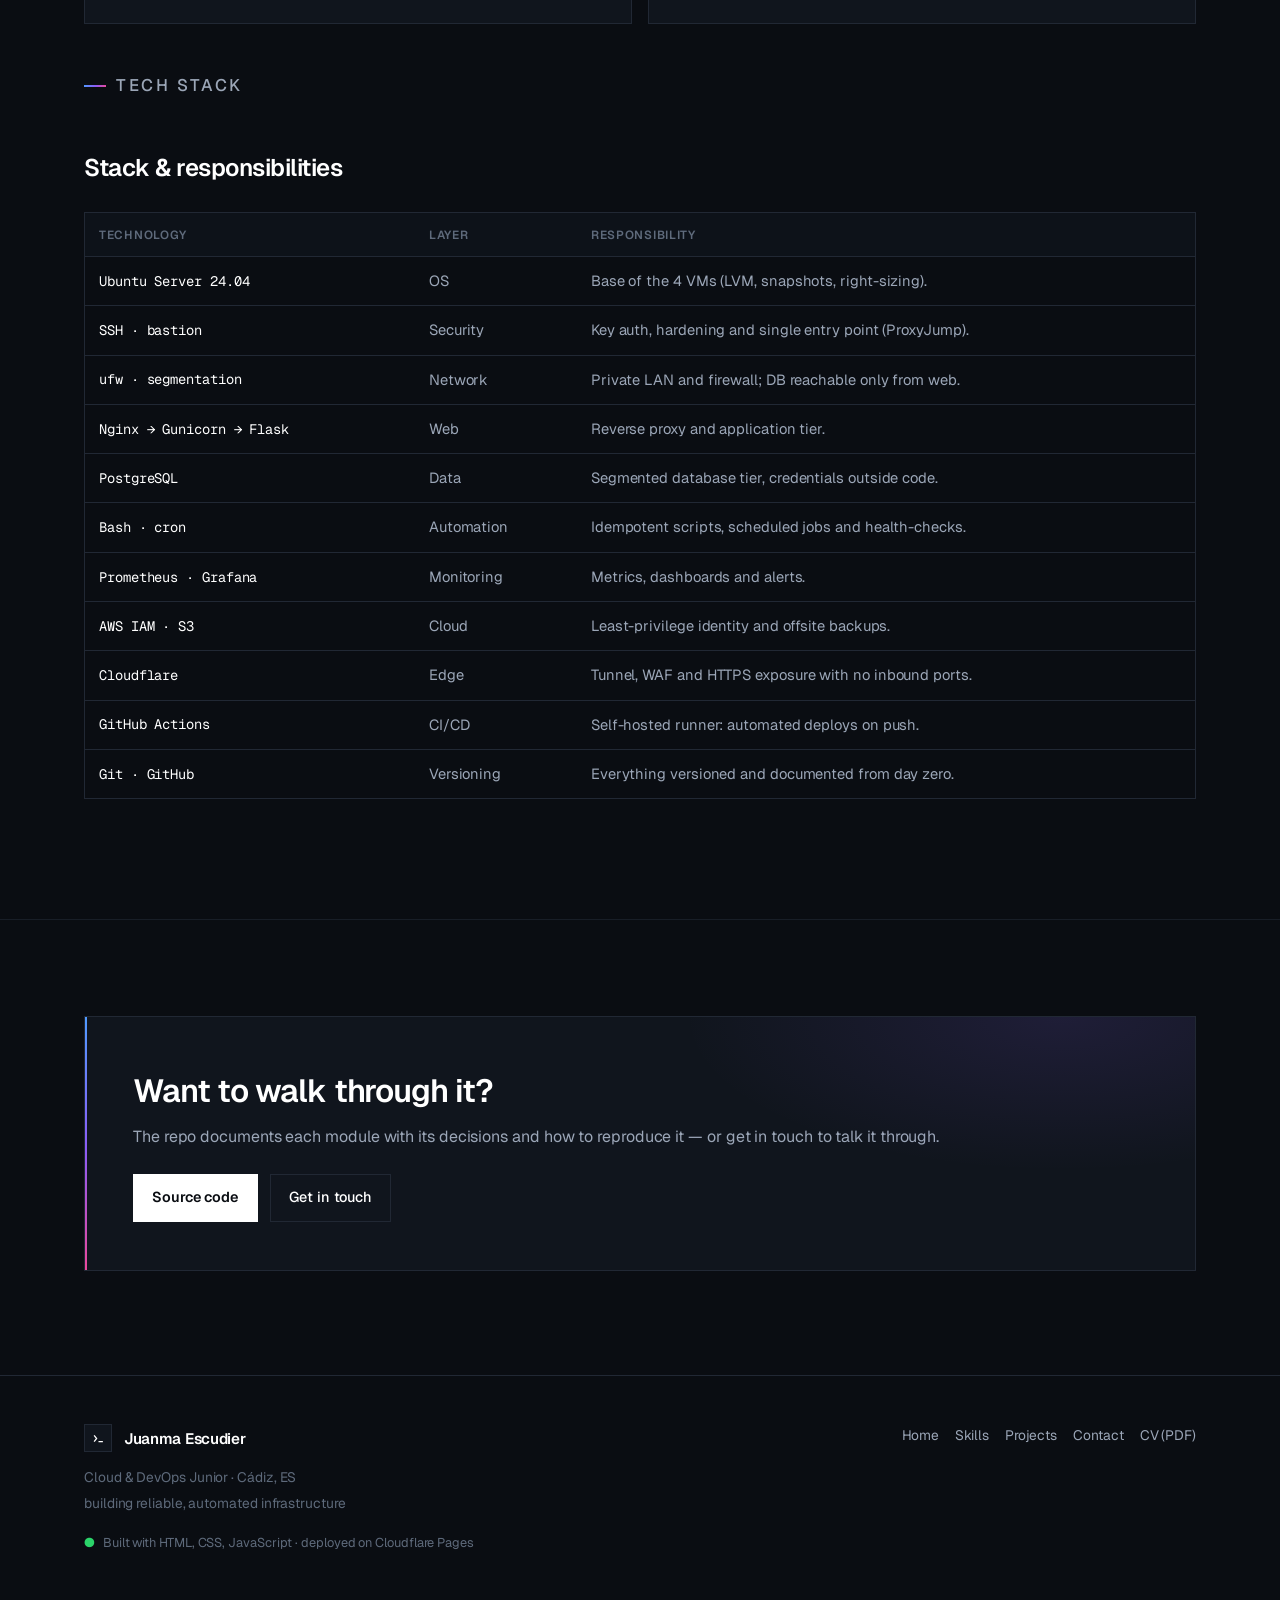
<file: project-linux-cloud-lab.html>
<!DOCTYPE html>
<html lang="en" data-page="projects">
<head>
  <meta charset="UTF-8">
  <meta name="viewport" content="width=device-width, initial-scale=1.0">
  <title>Linux + AWS Home Lab · Juanma Escudier</title>
  <meta name="description" content="Case study: a self-hosted, secure hybrid infrastructure on 4 Ubuntu VMs — bastion, network segmentation, Nginx + PostgreSQL, Bash automation, Prometheus + Grafana monitoring, AWS (IAM, S3) integration, Cloudflare Tunnel exposure and GitHub Actions CI/CD.">
  <meta name="theme-color" content="#0A0D12">
  <link rel="canonical" href="https://www.juanmaescudier.com/project-linux-cloud-lab.html">
  <meta property="og:type" content="article">
  <meta property="og:title" content="Linux + AWS Home Lab — Case study">
  <meta property="og:description" content="A self-hosted, secure hybrid infrastructure on Ubuntu: bastion, segmentation, Nginx + PostgreSQL, monitoring, AWS and Cloudflare integration, and CI/CD.">
  <meta property="og:url" content="https://www.juanmaescudier.com/project-linux-cloud-lab.html">
  <meta property="og:image" content="https://www.juanmaescudier.com/assets/img/og-image.png">
  <meta property="og:image:secure_url" content="https://www.juanmaescudier.com/assets/img/og-image.png">
  <meta property="og:image:type" content="image/png">
  <meta property="og:image:width" content="1200">
  <meta property="og:image:height" content="630">
  <meta property="og:image:alt" content="Linux + AWS Home Lab">
  <meta property="og:site_name" content="Juanma Escudier">
  <meta property="og:locale" content="es_ES">
  <meta property="og:locale:alternate" content="en_US">
  <meta name="twitter:card" content="summary_large_image">
  <meta name="twitter:image" content="https://www.juanmaescudier.com/assets/img/og-image.png">

  <link rel="icon" type="image/svg+xml" href="favicon.svg">
  <link rel="preconnect" href="https://fonts.googleapis.com">
  <link rel="preconnect" href="https://fonts.gstatic.com" crossorigin>
  <link href="https://fonts.googleapis.com/css2?family=Geist:wght@400;500;600;700&family=Geist+Mono:wght@400;500&display=swap" rel="stylesheet">
  <link rel="stylesheet" href="assets/css/styles.css">

  <script type="application/ld+json">
  {
    "@context": "https://schema.org",
    "@type": "SoftwareSourceCode",
    "name": "Linux + AWS Home Lab",
    "description": "Self-hosted, secure hybrid infrastructure on 4 Ubuntu VMs: bastion jump host, network segmentation, Nginx + PostgreSQL, Bash automation, Prometheus + Grafana monitoring, AWS (IAM, S3) integration, Cloudflare Tunnel exposure and GitHub Actions CI/CD.",
    "author": { "@type": "Person", "name": "Juan Manuel Escudier Vázquez" },
    "codeRepository": "https://github.com/juanmaescudier/linux-lab",
    "programmingLanguage": ["Bash", "Python", "SQL"],
    "runtimePlatform": "Ubuntu Server · AWS"
  }
  </script>
</head>
<body>
  <a class="skip-link" href="#main" data-i18n="a11y.skip">Skip to content</a>

  <header class="nav">
    <nav class="container nav-inner" aria-label="Primary">
      <a class="brand" href="index.html" aria-label="Juanma Escudier — home">
        <span class="brand-mark" aria-hidden="true"><svg viewBox="0 0 24 24" fill="none"><path d="M5 7l4 5-4 5" stroke="currentColor" stroke-width="2"/><path d="M12 17h7" stroke="currentColor" stroke-width="2"/></svg></span>
        <span>Juanma<span class="blink">_</span></span>
      </a>
      <ul class="nav-links" id="navLinks">
        <li><a href="index.html" data-i18n="nav.home">Home</a></li>
        <li><a href="skills.html" data-i18n="nav.skills">Skills</a></li>
        <li><a href="projects.html" class="active" data-i18n="nav.projects">Projects</a></li>
        <li><a href="contact.html" data-i18n="nav.contact">Contact</a></li>
      </ul>
      <div class="nav-actions">
        <div class="lang-toggle" role="group" aria-label="Language">
          <button type="button" data-lang="en" aria-pressed="true">EN</button>
          <button type="button" data-lang="es" aria-pressed="false">ES</button>
        </div>
        <button class="nav-burger" id="navBurger" aria-label="Menu" aria-controls="navLinks" aria-expanded="false"><span></span></button>
      </div>
    </nav>
  </header>

  <main id="main">

    <!-- ===== DETAIL HERO ===== -->
    <section class="section" style="padding-bottom: var(--sp-6)">
      <div class="container detail-hero">
        <p class="breadcrumb reveal">
          <a href="index.html" data-i18n="nav.home">Home</a><span class="sep">/</span>
          <a href="projects.html" data-i18n="nav.projects">Projects</a><span class="sep">/</span>
          <span data-i18n="projects.lab.title">Linux + AWS Home Lab</span>
        </p>
        <p class="section-label reveal"><span data-i18n="lab2.label">case study · infrastructure</span></p>
        <h1 class="reveal" data-i18n="projects.lab.title">Linux + AWS Home Lab</h1>
        <p class="lead reveal" data-i18n="lab2.lead">A self-hosted, secure hybrid infrastructure on four virtualized Ubuntu servers — bastion, web, database and monitoring — on an isolated internal network, integrated with AWS and exposed through Cloudflare. Built to prove, and defend in an interview, practical skills across Linux administration, networking, security, automation, monitoring, backups, cloud integration and CI/CD.</p>
        <div class="hero-actions reveal" data-reveal-delay="1">
          <a class="btn btn-primary" href="https://github.com/juanmaescudier/linux-lab" target="_blank" rel="noopener">
            <svg viewBox="0 0 24 24" fill="currentColor" aria-hidden="true"><path d="M12 2C6.48 2 2 6.58 2 12.25c0 4.53 2.87 8.37 6.84 9.73.5.1.68-.22.68-.49 0-.24-.01-.88-.01-1.73-2.78.62-3.37-1.37-3.37-1.37-.45-1.18-1.11-1.49-1.11-1.49-.91-.64.07-.62.07-.62 1 .07 1.53 1.05 1.53 1.05.89 1.56 2.34 1.11 2.91.85.09-.66.35-1.11.63-1.37-2.22-.26-4.56-1.14-4.56-5.06 0-1.12.39-2.03 1.03-2.75-.1-.26-.45-1.31.1-2.72 0 0 .84-.27 2.75 1.05a9.4 9.4 0 015 0c1.91-1.32 2.75-1.05 2.75-1.05.55 1.41.2 2.46.1 2.72.64.72 1.03 1.63 1.03 2.75 0 3.93-2.34 4.79-4.57 5.05.36.32.68.94.68 1.9 0 1.37-.01 2.48-.01 2.82 0 .27.18.6.69.49A10.02 10.02 0 0022 12.25C22 6.58 17.52 2 12 2z"/></svg>
            <span data-i18n="jazz.btn.repo">Source code</span>
          </a>
          <a class="btn" href="https://cron.ganka211.com" target="_blank" rel="noopener">
            <svg viewBox="0 0 24 24" fill="none" aria-hidden="true"><path d="M14 4h6v6M20 4l-9 9M19 13v6H5V5h6" stroke="currentColor" stroke-width="2"/></svg>
            <span data-i18n="projects.btn.live">Live demo</span>
          </a>
          <a class="btn btn-ghost" href="projects.html">
            <svg viewBox="0 0 24 24" fill="none" aria-hidden="true"><path d="M15 18l-6-6 6-6" stroke="currentColor" stroke-width="2"/></svg>
            <span data-i18n="jazz.btn.back">All projects</span>
          </a>
        </div>

        <div class="spec-grid reveal" data-reveal-delay="2">
          <div class="spec"><div class="k" data-i18n="jazz.spec.role">Role</div><div class="v" data-i18n="jazz.spec.role.v">Design &amp; build</div></div>
          <div class="spec"><div class="k" data-i18n="jazz.spec.pattern">Pattern</div><div class="v" data-i18n="lab2.spec.pattern.v">3-tier · self-hosted</div></div>
          <div class="spec"><div class="k" data-i18n="lab2.spec.access">Access</div><div class="v" data-i18n="lab2.spec.access.v">Bastion · SSH keys</div></div>
          <div class="spec"><div class="k" data-i18n="lab2.spec.stack">Stack</div><div class="v">Ubuntu · AWS · Cloudflare</div></div>
        </div>
      </div>
    </section>

    <!-- ===== ARCHITECTURE DIAGRAM ===== -->
    <section class="section" style="padding-top: 0; border-top: none;">
      <div class="container">
        <p class="section-label reveal"><span data-i18n="jazz.arch.label">architecture</span></p>
        <h2 class="section-title reveal" data-i18n="jazz.arch.title">System architecture</h2>
        <div class="arch-figure reveal" data-reveal-delay="1">
          <div class="arch-scroll"><svg viewBox="0 0 940 600" role="img" aria-label="Self-hosted Linux + AWS home lab architecture. External users reach a Cloudflare Tunnel over HTTPS; GitHub Actions runs CI/CD via a self-hosted runner that deploys to the web-server. Inside a segmented private LAN on VirtualBox: an admin connects through a bastion jump host (ProxyJump) to a web-server (Nginx, Gunicorn, Flask), which queries a segmented PostgreSQL db-server; a monitor-server scrapes the bastion, web-server and db-server with Prometheus and Grafana. The database backs up offsite to AWS S3 governed by a least-privilege IAM role." xmlns="http://www.w3.org/2000/svg"><defs><marker id="ar" markerWidth="9" markerHeight="9" refX="6" refY="3" orient="auto"><path d="M0 0L6 3L0 6" fill="none" stroke="#9BA6B7" stroke-width="1.4"/></marker></defs><rect x="186" y="168" width="520" height="410" fill="none" stroke="#2C3645"/><text x="196" y="566" font-family="Geist Mono, monospace" font-size="11" fill="#5E6A7B">private LAN · 10.10.10.0/24 · VirtualBox</text><rect x="748" y="214" width="168" height="320" fill="none" stroke="#2C3645"/><text x="906" y="234" text-anchor="end" font-family="Geist Mono, monospace" font-size="11" fill="#5E6A7B">AWS</text><path d="M 150 82 L 250 80" fill="none" stroke="#9BA6B7" stroke-width="1.5" marker-end="url(#ar)"/><path d="M 334 118 L 520 236" fill="none" stroke="#9BA6B7" stroke-width="1.5" marker-end="url(#ar)"/><path d="M 650 118 L 616 236" fill="none" stroke="#9BA6B7" stroke-width="1.5" marker-end="url(#ar)"/><path d="M 150 286 L 216 285" fill="none" stroke="#9BA6B7" stroke-width="1.5" marker-end="url(#ar)"/><path d="M 392 284 L 470 284" fill="none" stroke="#9BA6B7" stroke-width="1.5" marker-end="url(#ar)"/><path d="M 568 332 L 568 430" fill="none" stroke="#9BA6B7" stroke-width="1.5" marker-end="url(#ar)"/><path d="M 392 478 L 470 478" fill="none" stroke="#9BA6B7" stroke-width="1.5" marker-end="url(#ar)"/><path d="M 322 430 L 486 334" fill="none" stroke="#9BA6B7" stroke-width="1.5" marker-end="url(#ar)"/><path d="M 304 430 L 304 334" fill="none" stroke="#9BA6B7" stroke-width="1.5" marker-end="url(#ar)"/><path d="M 666 470 L 764 446" fill="none" stroke="#9BA6B7" stroke-width="1.5" marker-end="url(#ar)"/><path d="M 833 346 L 833 400" fill="none" stroke="#9BA6B7" stroke-width="1.5" marker-end="url(#ar)"/><rect x="24" y="44" width="126" height="78" fill="#0D1219" stroke="#212834"/><rect x="24" y="44" width="126" height="3" fill="#FFFFFF"/><g transform="translate(87.0,74) scale(0.8)"><circle cx="0" cy="-8" r="6" fill="none" stroke="#FFFFFF" stroke-width="2"/><path d="M -11 13 a11 11 0 0 1 22 0" fill="none" stroke="#FFFFFF" stroke-width="2"/></g><text x="87.0" y="106" text-anchor="middle" font-family="Geist, Arial, sans-serif" font-weight="600" font-size="13" fill="#FFFFFF">User</text><text x="87.0" y="121" text-anchor="middle" font-family="Geist Mono, monospace" font-size="9.5" fill="#5E6A7B">internet</text><rect x="24" y="248" width="126" height="78" fill="#0D1219" stroke="#212834"/><rect x="24" y="248" width="126" height="3" fill="#FFFFFF"/><g transform="translate(87.0,278) scale(0.8)"><circle cx="0" cy="-8" r="6" fill="none" stroke="#FFFFFF" stroke-width="2"/><path d="M -11 13 a11 11 0 0 1 22 0" fill="none" stroke="#FFFFFF" stroke-width="2"/></g><text x="87.0" y="310" text-anchor="middle" font-family="Geist, Arial, sans-serif" font-weight="600" font-size="13" fill="#FFFFFF">Admin</text><text x="87.0" y="325" text-anchor="middle" font-family="Geist Mono, monospace" font-size="9.5" fill="#5E6A7B">SSH key</text><rect x="250" y="42" width="168" height="76" fill="#0D1219" stroke="#212834"/><rect x="250" y="42" width="168" height="3" fill="#F38020"/><g transform="translate(334.0,72) scale(0.8)"><ellipse cx="0" cy="4" rx="16" ry="7" fill="#F38020"/><circle cx="-7" cy="-1" r="8" fill="#F38020"/><circle cx="6" cy="-3" r="9" fill="#F38020"/></g><text x="334.0" y="104" text-anchor="middle" font-family="Geist, Arial, sans-serif" font-weight="600" font-size="13" fill="#FFFFFF">Cloudflare</text><text x="334.0" y="119" text-anchor="middle" font-family="Geist Mono, monospace" font-size="9.5" fill="#5E6A7B">Tunnel · WAF</text><rect x="560" y="42" width="180" height="76" fill="#0D1219" stroke="#212834"/><rect x="560" y="42" width="180" height="3" fill="#8E9BFF"/><g transform="translate(650.0,72) scale(0.8)"><circle cx="0" cy="0" r="11" fill="none" stroke="#8E9BFF" stroke-width="2"/><path d="M -4 -5 L 6 0 L -4 5 Z" fill="#8E9BFF"/></g><text x="650.0" y="104" text-anchor="middle" font-family="Geist, Arial, sans-serif" font-weight="600" font-size="13" fill="#FFFFFF">GitHub Actions</text><text x="650.0" y="119" text-anchor="middle" font-family="Geist Mono, monospace" font-size="9.5" fill="#5E6A7B">CI/CD · runner</text><rect x="216" y="236" width="176" height="96" fill="#0D1219" stroke="#212834"/><rect x="216" y="236" width="176" height="3" fill="#E5B567"/><g transform="translate(304.0,266) scale(0.8)"><path d="M 0 -14 L 12 -9 L 12 2 Q 12 12 0 15 Q -12 12 -12 2 L -12 -9 Z" fill="none" stroke="#E5B567" stroke-width="2"/><circle cx="0" cy="-1" r="3.2" fill="#E5B567"/><rect x="-1.3" y="-1" width="2.6" height="7" fill="#E5B567"/></g><text x="304.0" y="298" text-anchor="middle" font-family="Geist, Arial, sans-serif" font-weight="600" font-size="13" fill="#FFFFFF">bastion</text><text x="304.0" y="313" text-anchor="middle" font-family="Geist Mono, monospace" font-size="9.5" fill="#5E6A7B">jump host · ProxyJump</text><rect x="470" y="236" width="196" height="96" fill="#0D1219" stroke="#212834"/><rect x="470" y="236" width="196" height="3" fill="#46C266"/><g transform="translate(568.0,266) scale(0.8)"><rect x="-14" y="-13" width="28" height="26" fill="none" stroke="#46C266" stroke-width="2"/><line x1="-14" y1="-4" x2="14" y2="-4" stroke="#46C266" stroke-width="1.4"/><line x1="-14" y1="4" x2="14" y2="4" stroke="#46C266" stroke-width="1.4"/><circle cx="-9" cy="-8.5" r="1.5" fill="#46C266"/><circle cx="-9" cy="0" r="1.5" fill="#46C266"/><circle cx="-9" cy="8.5" r="1.5" fill="#46C266"/></g><text x="568.0" y="298" text-anchor="middle" font-family="Geist, Arial, sans-serif" font-weight="600" font-size="13" fill="#FFFFFF">web-server</text><text x="568.0" y="313" text-anchor="middle" font-family="Geist Mono, monospace" font-size="9.5" fill="#5E6A7B">Nginx→Gunicorn→Flask</text><rect x="216" y="430" width="176" height="96" fill="#0D1219" stroke="#212834"/><rect x="216" y="430" width="176" height="3" fill="#EC6A9C"/><g transform="translate(304.0,460) scale(0.8)"><rect x="-13" y="-12" width="26" height="24" fill="none" stroke="#EC6A9C" stroke-width="1.6"/><rect x="-9" y="2" width="4" height="6" fill="#EC6A9C"/><rect x="-2" y="-4" width="4" height="12" fill="#EC6A9C"/><rect x="5" y="-8" width="4" height="16" fill="#EC6A9C"/></g><text x="304.0" y="492" text-anchor="middle" font-family="Geist, Arial, sans-serif" font-weight="600" font-size="13" fill="#FFFFFF">monitor-server</text><text x="304.0" y="507" text-anchor="middle" font-family="Geist Mono, monospace" font-size="9.5" fill="#5E6A7B">Prometheus+Grafana</text><rect x="470" y="430" width="196" height="96" fill="#0D1219" stroke="#212834"/><rect x="470" y="430" width="196" height="3" fill="#6E8FD6"/><g transform="translate(568.0,460) scale(0.8)"><ellipse cx="0" cy="-11" rx="14" ry="5" fill="none" stroke="#6E8FD6" stroke-width="2"/><path d="M -14 -11 L -14 11" stroke="#6E8FD6" stroke-width="2"/><path d="M 14 -11 L 14 11" stroke="#6E8FD6" stroke-width="2"/><path d="M -14 0 a14 5 0 0 0 28 0" fill="none" stroke="#6E8FD6" stroke-width="1.6"/><path d="M -14 11 a14 5 0 0 0 28 0" fill="none" stroke="#6E8FD6" stroke-width="2"/></g><text x="568.0" y="492" text-anchor="middle" font-family="Geist, Arial, sans-serif" font-weight="600" font-size="13" fill="#FFFFFF">db-server</text><text x="568.0" y="507" text-anchor="middle" font-family="Geist Mono, monospace" font-size="9.5" fill="#5E6A7B">PostgreSQL · segmented</text><rect x="764" y="258" width="138" height="86" fill="#0D1219" stroke="#212834"/><rect x="764" y="258" width="138" height="3" fill="#DD344C"/><g transform="translate(833.0,288) scale(0.8)"><circle cx="-6" cy="0" r="6" fill="none" stroke="#DD344C" stroke-width="2"/><path d="M 0 0 L 12 0 M 7 0 L 7 5 M 12 0 L 12 5" stroke="#DD344C" stroke-width="2"/></g><text x="833.0" y="320" text-anchor="middle" font-family="Geist, Arial, sans-serif" font-weight="600" font-size="13" fill="#FFFFFF">IAM</text><text x="833.0" y="335" text-anchor="middle" font-family="Geist Mono, monospace" font-size="9.5" fill="#5E6A7B">least privilege</text><rect x="764" y="400" width="138" height="86" fill="#0D1219" stroke="#212834"/><rect x="764" y="400" width="138" height="3" fill="#7AA116"/><g transform="translate(833.0,430) scale(0.8)"><path d="M -13 -10 L 13 -10 L 10 13 L -10 13 Z" fill="#7AA116"/><ellipse cx="0" cy="-10" rx="13" ry="4" fill="#FFFFFF" opacity="0.9"/></g><text x="833.0" y="462" text-anchor="middle" font-family="Geist, Arial, sans-serif" font-weight="600" font-size="13" fill="#FFFFFF">S3</text><text x="833.0" y="477" text-anchor="middle" font-family="Geist Mono, monospace" font-size="9.5" fill="#5E6A7B">offsite backups</text><rect x="181" y="63" width="38" height="14" fill="#0D1219"/><text x="200" y="74" text-anchor="middle" font-family="Geist Mono, monospace" font-size="10" fill="#5E6A7B">HTTPS</text><rect x="393" y="171" width="44" height="14" fill="#0D1219"/><text x="415" y="182" text-anchor="middle" font-family="Geist Mono, monospace" font-size="10" fill="#5E6A7B">tunnel</text><rect x="643" y="171" width="44" height="14" fill="#0D1219"/><text x="665" y="182" text-anchor="middle" font-family="Geist Mono, monospace" font-size="10" fill="#5E6A7B">deploy</text><rect x="158" y="269" width="49" height="14" fill="#0D1219"/><text x="183" y="280" text-anchor="middle" font-family="Geist Mono, monospace" font-size="10" fill="#5E6A7B">SSH key</text><rect x="401" y="267" width="60" height="14" fill="#0D1219"/><text x="431" y="278" text-anchor="middle" font-family="Geist Mono, monospace" font-size="10" fill="#5E6A7B">ProxyJump</text><rect x="591" y="375" width="38" height="14" fill="#0D1219"/><text x="610" y="386" text-anchor="middle" font-family="Geist Mono, monospace" font-size="10" fill="#5E6A7B">query</text><rect x="409" y="461" width="44" height="14" fill="#0D1219"/><text x="431" y="472" text-anchor="middle" font-family="Geist Mono, monospace" font-size="10" fill="#5E6A7B">scrape</text><rect x="687" y="443" width="49" height="14" fill="#0D1219"/><text x="712" y="454" text-anchor="middle" font-family="Geist Mono, monospace" font-size="10" fill="#5E6A7B">backups</text></svg></div>
          <p class="arch-hint" aria-hidden="true"><span data-i18n="arch.hint">Swipe to explore the full diagram</span> <span class="arrow">→</span></p>
          <p class="arch-caption" data-i18n="lab2.arch.caption">Four Ubuntu VMs on VirtualBox in a segmented private LAN (10.10.10.0/24): the bastion is the only SSH entry point (ProxyJump), the web tier reaches the database only over the segmented link, a monitor node collects metrics, backups go offsite to AWS S3, and the service is exposed with no inbound ports via Cloudflare Tunnel.</p>
        </div>
      </div>
    </section>

    <!-- ===== OVERVIEW ===== -->
    <section class="section">
      <div class="container">
        <div class="content-block">
          <p class="section-label reveal"><span data-i18n="jazz.ov.label">overview</span></p>
          <h2 class="reveal" data-i18n="lab2.ov.title">What it is &amp; why I built it</h2>
          <p class="reveal" data-i18n="lab2.ov.p1">The lab simulates a small but real company infrastructure. It isn't an academic exercise: the goal is to demonstrate hands-on competence across the sysadmin and DevOps stack — and to be able to justify every technical decision.</p>
          <p class="reveal" data-i18n="lab2.ov.p2">Everything runs on local VMs (VirtualBox) integrated with managed AWS services, mirroring a common enterprise scenario: your own infrastructure that consumes the cloud for identity (IAM) and offsite backups (S3).</p>

          <h3 class="reveal" data-i18n="jazz.ov.h3">Highlights</h3>
          <ul class="reveal">
            <li data-i18n="lab2.ov.l1"><strong>Segmented private network</strong> — 4 VMs on an isolated internal LAN; the database is only reachable from the web server.</li>
            <li data-i18n="lab2.ov.l2"><strong>Bastion-only access</strong> — a single SSH jump host with key auth, hardening (no root, no password) and ProxyJump.</li>
            <li data-i18n="lab2.ov.l3"><strong>Layered application</strong> — Nginx (reverse proxy) → Gunicorn → Flask → PostgreSQL, with credentials kept out of the code.</li>
            <li data-i18n="lab2.ov.l4"><strong>Idempotent automation</strong> — Bash scripts, cron jobs and health-checks for disk, memory and services.</li>
            <li data-i18n="lab2.ov.l5"><strong>Versioned &amp; documented</strong> — Git from day zero, each module with its own README and recorded decisions.</li>
          </ul>
        </div>

        <!-- decisions -->
        <div class="content-block" style="max-width: none;">
          <p class="section-label reveal" style="margin-top: var(--sp-7)"><span data-i18n="jazz.dec.label">engineering decisions</span></p>
          <h2 class="reveal" data-i18n="jazz.dec.title">Key decisions</h2>
          <div class="decision-grid">
            <div class="decision reveal">
              <p class="q" data-i18n="lab2.dec.1.q">// why VirtualBox?</p>
              <h4 data-i18n="lab2.dec.1.h">Local VMs over cloud VMs</h4>
              <p data-i18n="lab2.dec.1.b">Zero cost, snapshots before every change and spare hardware — the right sandbox to build and break safely.</p>
            </div>
            <div class="decision reveal" data-reveal-delay="1">
              <p class="q" data-i18n="lab2.dec.2.q">// why a bastion?</p>
              <h4 data-i18n="lab2.dec.2.h">Single SSH entry point</h4>
              <p data-i18n="lab2.dec.2.b">Internal hosts refuse SSH from outside the private LAN; all admin access flows through one hardened jump host via ProxyJump. Minimal exposure.</p>
            </div>
            <div class="decision reveal" data-reveal-delay="2">
              <p class="q" data-i18n="lab2.dec.3.q">// why segmentation?</p>
              <h4 data-i18n="lab2.dec.3.h">Defence in depth</h4>
              <p data-i18n="lab2.dec.3.b">The database tier is only reachable from the web tier (listen_addresses + pg_hba + firewall). A compromised web host still can't roam the network.</p>
            </div>
            <div class="decision reveal" data-reveal-delay="3">
              <p class="q" data-i18n="lab2.dec.4.q">// why hybrid?</p>
              <h4 data-i18n="lab2.dec.4.h">Local infra + managed AWS</h4>
              <p data-i18n="lab2.dec.4.b">A realistic enterprise pattern: own infrastructure that integrates the cloud for identity (IAM) and offsite backups (S3), kept at 0 € on the Free Tier.</p>
            </div>
          </div>
        </div>

        <!-- roadmap / build status -->
        <div class="content-block" style="max-width: none;">
          <p class="section-label reveal" style="margin-top: var(--sp-7)"><span data-i18n="lab2.road.label">build status</span></p>
          <h2 class="reveal" data-i18n="lab2.road.title">Built module by module</h2>
          <p class="reveal" style="max-width: 76ch;" data-i18n="lab2.road.intro">The lab was built incrementally, module by module — from Linux fundamentals to cloud integration and CI/CD — each one versioned and documented.</p>
          <div class="decision-grid">
            <div class="decision reveal">
              <p class="q" style="color: var(--success)" data-i18n="lab2.road.built">// built · modules 0–5</p>
              <ul style="list-style:none; display:grid; gap:8px; margin:0;">
                <li data-i18n="lab2.m0">Fundamentals &amp; version control</li>
                <li data-i18n="lab2.m1">Users, groups &amp; permissions (sudo, ACLs)</li>
                <li data-i18n="lab2.m2">SSH, hardening &amp; bastion</li>
                <li data-i18n="lab2.m3">Networking &amp; segmentation</li>
                <li data-i18n="lab2.m4">Services: Nginx + PostgreSQL</li>
                <li data-i18n="lab2.m5">Bash scripting &amp; cron</li>
              </ul>
            </div>
            <div class="decision reveal" data-reveal-delay="1">
              <p class="q" style="color: var(--success)" data-i18n="lab2.road.planned">// built · modules 6–11</p>
              <ul style="list-style:none; display:grid; gap:8px; margin:0;">
                <li data-i18n="lab2.m6">Logs &amp; troubleshooting</li>
                <li data-i18n="lab2.m7">Monitoring: Prometheus + Grafana</li>
                <li data-i18n="lab2.m8">Backups &amp; recovery (RTO/RPO)</li>
                <li data-i18n="lab2.m9">AWS: IAM least-privilege + S3</li>
                <li data-i18n="lab2.m10">Secure exposure: Cloudflare Tunnel</li>
                <li data-i18n="lab2.m11">Capstone: docs, diagram &amp; post-mortem</li>
              </ul>
            </div>
          </div>
        </div>

        <!-- stack table -->
        <div class="content-block" style="max-width: none;">
          <p class="section-label reveal" style="margin-top: var(--sp-7)"><span data-i18n="jazz.stack.label">tech stack</span></p>
          <h2 class="reveal" data-i18n="jazz.stack.title">Stack &amp; responsibilities</h2>
          <table class="stack-table reveal">
            <thead>
              <tr>
                <th data-i18n="jazz.stack.th.tech">Technology</th>
                <th data-i18n="jazz.stack.th.layer">Layer</th>
                <th data-i18n="jazz.stack.th.role">Responsibility</th>
              </tr>
            </thead>
            <tbody>
              <tr><td>Ubuntu Server 24.04</td><td data-i18n="lab2.l.os">OS</td><td data-i18n="lab2.r.os">Base of the 4 VMs (LVM, snapshots, right-sizing).</td></tr>
              <tr><td>SSH · bastion</td><td data-i18n="jazz.stack.l.sec">Security</td><td data-i18n="lab2.r.ssh">Key auth, hardening and single entry point (ProxyJump).</td></tr>
              <tr><td>ufw · segmentation</td><td data-i18n="lab2.l.net">Network</td><td data-i18n="lab2.r.net">Private LAN and firewall; DB reachable only from web.</td></tr>
              <tr><td>Nginx → Gunicorn → Flask</td><td data-i18n="lab2.l.web">Web</td><td data-i18n="lab2.r.web">Reverse proxy and application tier.</td></tr>
              <tr><td>PostgreSQL</td><td data-i18n="jazz.stack.l.data">Data</td><td data-i18n="lab2.r.db">Segmented database tier, credentials outside code.</td></tr>
              <tr><td>Bash · cron</td><td data-i18n="lab2.l.auto">Automation</td><td data-i18n="lab2.r.auto">Idempotent scripts, scheduled jobs and health-checks.</td></tr>
              <tr><td>Prometheus · Grafana</td><td data-i18n="lab2.l.mon">Monitoring</td><td data-i18n="lab2.r.mon">Metrics, dashboards and alerts.</td></tr>
              <tr><td>AWS IAM · S3</td><td data-i18n="lab2.l.cloud">Cloud</td><td data-i18n="lab2.r.cloud">Least-privilege identity and offsite backups.</td></tr>
              <tr><td>Cloudflare</td><td data-i18n="lab2.l.edge">Edge</td><td data-i18n="lab2.r.edge">Tunnel, WAF and HTTPS exposure with no inbound ports.</td></tr>
              <tr><td>GitHub Actions</td><td data-i18n="lab2.l.cicd">CI/CD</td><td data-i18n="lab2.r.cicd">Self-hosted runner: automated deploys on push.</td></tr>
              <tr><td>Git · GitHub</td><td data-i18n="lab2.l.ver">Versioning</td><td data-i18n="lab2.r.ver">Everything versioned and documented from day zero.</td></tr>
            </tbody>
          </table>
        </div>
      </div>
    </section>

    <!-- ===== CTA ===== -->
    <section class="section" aria-label="Call to action">
      <div class="container">
        <div class="cta reveal">
          <div>
            <h2 data-i18n="lab2.cta.title">Want to walk through it?</h2>
            <p data-i18n="lab2.cta.sub">The repo documents each module with its decisions and how to reproduce it — or get in touch to talk it through.</p>
          </div>
          <div class="actions">
            <a class="btn btn-primary" href="https://github.com/juanmaescudier/linux-lab" target="_blank" rel="noopener"><span data-i18n="jazz.btn.repo">Source code</span></a>
            <a class="btn" href="contact.html"><span data-i18n="cta.contact">Get in touch</span></a>
          </div>
        </div>
      </div>
    </section>
  </main>

  <footer class="footer">
    <div class="container footer-inner">
      <div>
        <a class="brand" href="index.html">
          <span class="brand-mark" aria-hidden="true"><svg viewBox="0 0 24 24" fill="none"><path d="M5 7l4 5-4 5" stroke="currentColor" stroke-width="2"/><path d="M12 17h7" stroke="currentColor" stroke-width="2"/></svg></span>
          <span>Juanma Escudier</span>
        </a>
        <p class="footer-meta">Cloud &amp; DevOps Junior · Cádiz, ES<br><span data-i18n="footer.tagline">building reliable, automated infrastructure</span></p>
        <p class="footer-build"><span class="ok">●</span> <span data-i18n="footer.build">Built with HTML, CSS, JavaScript · deployed on Cloudflare Pages</span></p>
      </div>
      <div class="footer-links" aria-label="Footer">
        <a href="index.html" data-i18n="nav.home">Home</a>
        <a href="skills.html" data-i18n="nav.skills">Skills</a>
        <a href="projects.html" data-i18n="nav.projects">Projects</a>
        <a href="contact.html" data-i18n="nav.contact">Contact</a>
        <a href="assets/docs/Juan-Manuel-Escudier-CV-2026-07-14-v2.pdf" download data-i18n="footer.cv">CV (PDF)</a>
      </div>
    </div>
  </footer>

  <script src="assets/js/script.js" defer></script>
</body>
</html>
</file>
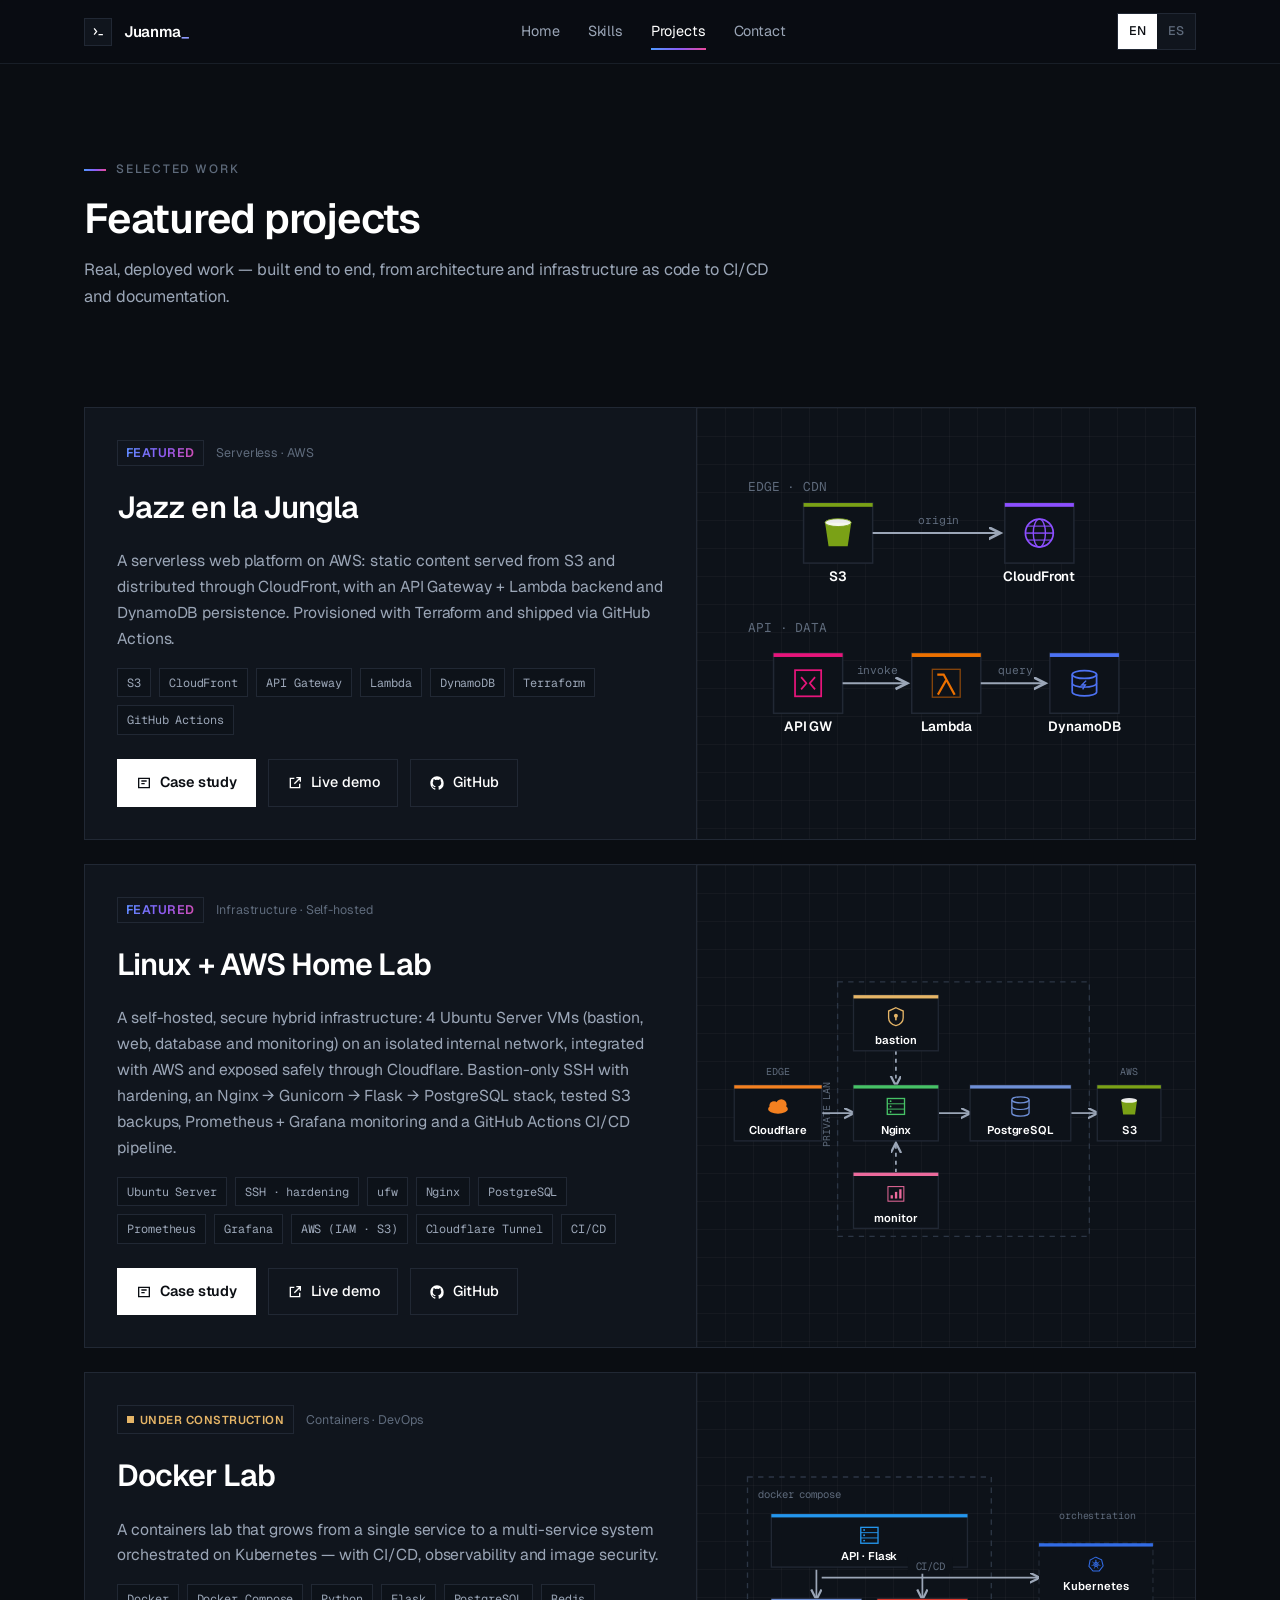
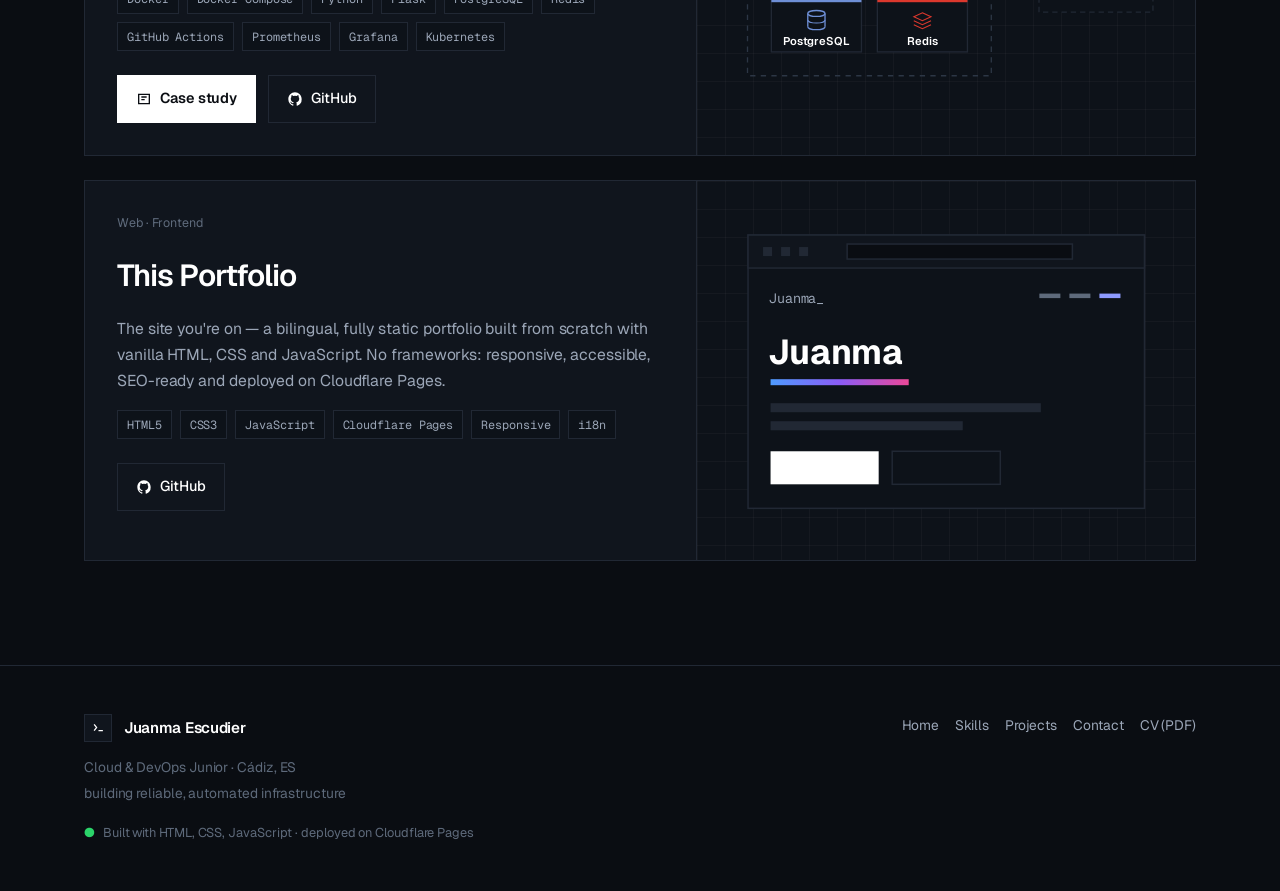
<file: projects.html>
<!DOCTYPE html>
<html lang="en" data-page="projects">
<head>
  <meta charset="UTF-8">
  <meta name="viewport" content="width=device-width, initial-scale=1.0">
  <title>Projects — Juanma Escudier</title>
  <meta name="description" content="Cloud &amp; DevOps projects by Juanma Escudier — including Jazz en la Jungla, a serverless web platform on AWS built with S3, CloudFront, API Gateway, Lambda, DynamoDB, Terraform and GitHub Actions.">
  <meta name="theme-color" content="#0A0D12">
  <link rel="canonical" href="https://www.juanmaescudier.com/projects.html">
  <meta property="og:type" content="website">
  <meta property="og:title" content="Projects — Juanma Escudier">
  <meta property="og:description" content="Serverless and cloud-native projects on AWS — architecture, IaC and CI/CD.">
  <meta property="og:url" content="https://www.juanmaescudier.com/projects.html">
  <meta property="og:image" content="https://www.juanmaescudier.com/assets/img/og-image.png">
  <meta property="og:image:secure_url" content="https://www.juanmaescudier.com/assets/img/og-image.png">
  <meta property="og:image:type" content="image/png">
  <meta property="og:image:width" content="1200">
  <meta property="og:image:height" content="630">
  <meta property="og:image:alt" content="Juanma Escudier — Cloud &amp; DevOps Junior">
  <meta property="og:site_name" content="Juanma Escudier">
  <meta property="og:locale" content="es_ES">
  <meta property="og:locale:alternate" content="en_US">
  <meta name="twitter:card" content="summary_large_image">
  <meta name="twitter:image" content="https://www.juanmaescudier.com/assets/img/og-image.png">

  <link rel="icon" type="image/svg+xml" href="favicon.svg">
  <link rel="preconnect" href="https://fonts.googleapis.com">
  <link rel="preconnect" href="https://fonts.gstatic.com" crossorigin>
  <link href="https://fonts.googleapis.com/css2?family=Geist:wght@400;500;600;700&family=Geist+Mono:wght@400;500&display=swap" rel="stylesheet">
  <link rel="stylesheet" href="assets/css/styles.css">
</head>
<body>
  <a class="skip-link" href="#main" data-i18n="a11y.skip">Skip to content</a>

  <header class="nav">
    <nav class="container nav-inner" aria-label="Primary">
      <a class="brand" href="index.html" aria-label="Juanma Escudier — home">
        <span class="brand-mark" aria-hidden="true"><svg viewBox="0 0 24 24" fill="none"><path d="M5 7l4 5-4 5" stroke="currentColor" stroke-width="2"/><path d="M12 17h7" stroke="currentColor" stroke-width="2"/></svg></span>
        <span>Juanma<span class="blink">_</span></span>
      </a>
      <ul class="nav-links" id="navLinks">
        <li><a href="index.html" data-i18n="nav.home">Home</a></li>
        <li><a href="skills.html" data-i18n="nav.skills">Skills</a></li>
        <li><a href="projects.html" class="active" data-i18n="nav.projects">Projects</a></li>
        <li><a href="contact.html" data-i18n="nav.contact">Contact</a></li>
      </ul>
      <div class="nav-actions">
        <div class="lang-toggle" role="group" aria-label="Language">
          <button type="button" data-lang="en" aria-pressed="true">EN</button>
          <button type="button" data-lang="es" aria-pressed="false">ES</button>
        </div>
        <button class="nav-burger" id="navBurger" aria-label="Menu" aria-controls="navLinks" aria-expanded="false"><span></span></button>
      </div>
    </nav>
  </header>

  <main id="main">

    <section class="section" style="padding-bottom: var(--sp-7)">
      <div class="container">
        <p class="section-label reveal"><span data-i18n="projects.label">selected work</span></p>
        <h1 class="section-title reveal" data-i18n="projects.title">Featured projects</h1>
        <p class="section-intro reveal" data-i18n="projects.intro">Real, deployed work — built end to end, from architecture and infrastructure as code to CI/CD and documentation.</p>
      </div>
    </section>

    <section class="section" style="padding-top: 0; border-top: none;" aria-label="Projects">
      <div class="container">
        <div class="project-list">

          <!-- ===== Project 1: Jazz en la Jungla ===== -->
          <article class="card project-card reveal">
            <div class="body">
              <div class="project-meta">
                <span class="featured" data-i18n="projects.featured">FEATURED</span>
                <span data-i18n="projects.type.serverless">Serverless · AWS</span>
              </div>
              <h3>Jazz en la Jungla</h3>
              <p class="desc" data-i18n="projects.jazz.desc">A serverless web platform on AWS: static content served from S3 and distributed through CloudFront, with an API Gateway + Lambda backend and DynamoDB persistence. Provisioned with Terraform and shipped via GitHub Actions.</p>
              <div class="tag-row">
                <span class="tag">S3</span><span class="tag">CloudFront</span><span class="tag">API Gateway</span><span class="tag">Lambda</span><span class="tag">DynamoDB</span><span class="tag">Terraform</span><span class="tag">GitHub Actions</span>
              </div>
              <div class="project-actions">
                <a class="btn btn-primary" href="project-jazz-en-la-jungla.html">
                  <svg viewBox="0 0 24 24" fill="none" aria-hidden="true"><path d="M4 5h16v14H4z" stroke="currentColor" stroke-width="2"/><path d="M8 9h8M8 13h5" stroke="currentColor" stroke-width="2"/></svg>
                  <span data-i18n="projects.btn.case">Case study</span>
                </a>
                <a class="btn" href="https://www.jazzenlajungla.com" target="_blank" rel="noopener">
                  <svg viewBox="0 0 24 24" fill="none" aria-hidden="true"><path d="M14 4h6v6M20 4l-9 9M19 13v6H5V5h6" stroke="currentColor" stroke-width="2"/></svg>
                  <span data-i18n="projects.btn.live">Live demo</span>
                </a>
                <a class="btn" href="https://github.com/juanmaescudier" target="_blank" rel="noopener">
                  <svg viewBox="0 0 24 24" fill="currentColor" aria-hidden="true"><path d="M12 2C6.48 2 2 6.58 2 12.25c0 4.53 2.87 8.37 6.84 9.73.5.1.68-.22.68-.49 0-.24-.01-.88-.01-1.73-2.78.62-3.37-1.37-3.37-1.37-.45-1.18-1.11-1.49-1.11-1.49-.91-.64.07-.62.07-.62 1 .07 1.53 1.05 1.53 1.05.89 1.56 2.34 1.11 2.91.85.09-.66.35-1.11.63-1.37-2.22-.26-4.56-1.14-4.56-5.06 0-1.12.39-2.03 1.03-2.75-.1-.26-.45-1.31.1-2.72 0 0 .84-.27 2.75 1.05a9.4 9.4 0 015 0c1.91-1.32 2.75-1.05 2.75-1.05.55 1.41.2 2.46.1 2.72.64.72 1.03 1.63 1.03 2.75 0 3.93-2.34 4.79-4.57 5.05.36.32.68.94.68 1.9 0 1.37-.01 2.48-.01 2.82 0 .27.18.6.69.49A10.02 10.02 0 0022 12.25C22 6.58 17.52 2 12 2z"/></svg>
                  GitHub
                </a>
              </div>
            </div>
            <div class="visual">
              <svg class="arch-mini" viewBox="0 0 300 220" role="img" aria-label="AWS serverless architecture preview: S3 and CloudFront at the edge, API Gateway, Lambda and DynamoDB for the API and data tier." xmlns="http://www.w3.org/2000/svg"><defs><marker id="ar" markerWidth="9" markerHeight="9" refX="6" refY="3" orient="auto"><path d="M0 0L6 3L0 6" fill="none" stroke="#9BA6B7" stroke-width="1.4"/></marker><marker id="arp" markerWidth="9" markerHeight="9" refX="6" refY="3" orient="auto"><path d="M0 0L6 3L0 6" fill="none" stroke="#8C4FFF" stroke-width="1.4"/></marker></defs><text x="18" y="22" font-family="Geist Mono, monospace" font-size="8.5" fill="#5E6A7B">EDGE · CDN</text><text x="18" y="116" font-family="Geist Mono, monospace" font-size="8.5" fill="#5E6A7B">API · DATA</text><rect x="55.0" y="30" width="46" height="40" fill="#0D1219" stroke="#212834"/><rect x="55.0" y="30" width="46" height="2.5" fill="#7AA116"/><g transform="translate(78,50) scale(0.58)"><path d="M -15 -12 L 15 -12 L 11 15 L -11 15 Z" fill="#7AA116"/><ellipse cx="0" cy="-12" rx="15" ry="4.5" fill="#FFFFFF" opacity="0.92"/><ellipse cx="0" cy="-12" rx="15" ry="4.5" fill="none" stroke="#7AA116" stroke-width="1"/></g><text x="78" y="82" text-anchor="middle" font-family="Geist, Arial, sans-serif" font-weight="600" font-size="9" fill="#FFFFFF">S3</text><rect x="189.0" y="30" width="46" height="40" fill="#0D1219" stroke="#212834"/><rect x="189.0" y="30" width="46" height="2.5" fill="#8C4FFF"/><g transform="translate(212,50) scale(0.58)"><circle cx="0" cy="0" r="16" fill="none" stroke="#8C4FFF" stroke-width="2"/><ellipse cx="0" cy="0" rx="7" ry="16" fill="none" stroke="#8C4FFF" stroke-width="1.6"/><line x1="-16" y1="0" x2="16" y2="0" stroke="#8C4FFF" stroke-width="1.6"/><line x1="-14" y1="-8" x2="14" y2="-8" stroke="#8C4FFF" stroke-width="1.2"/><line x1="-14" y1="8" x2="14" y2="8" stroke="#8C4FFF" stroke-width="1.2"/></g><text x="212" y="82" text-anchor="middle" font-family="Geist, Arial, sans-serif" font-weight="600" font-size="9" fill="#FFFFFF">CloudFront</text><line x1="101.0" y1="50.0" x2="186.0" y2="50.0" stroke="#9BA6B7" stroke-width="1.3" marker-end="url(#ar)"/><text x="145.0" y="44.0" text-anchor="middle" font-family="Geist Mono, monospace" font-size="7.5" fill="#5E6A7B">origin</text><rect x="35.0" y="130" width="46" height="40" fill="#0D1219" stroke="#212834"/><rect x="35.0" y="130" width="46" height="2.5" fill="#E7157B"/><g transform="translate(58,150) scale(0.58)"><rect x="-15" y="-15" width="30" height="30" fill="none" stroke="#E7157B" stroke-width="2"/><path d="M -8 -7 L -2 0 L -8 7" fill="none" stroke="#E7157B" stroke-width="2"/><path d="M 8 -7 L 2 0 L 8 7" fill="none" stroke="#E7157B" stroke-width="2"/></g><text x="58" y="182" text-anchor="middle" font-family="Geist, Arial, sans-serif" font-weight="600" font-size="9" fill="#FFFFFF">API GW</text><rect x="127.0" y="130" width="46" height="40" fill="#0D1219" stroke="#212834"/><rect x="127.0" y="130" width="46" height="2.5" fill="#ED7100"/><g transform="translate(150,150) scale(0.58)"><rect x="-16" y="-16" width="32" height="32" fill="none" stroke="#ED7100" stroke-width="1.5" opacity="0.55"/><path d="M -9 -10 L -3 -10 L 9 12 M -9 12 L -1 -2" fill="none" stroke="#ED7100" stroke-width="2.6" stroke-linecap="square"/></g><text x="150" y="182" text-anchor="middle" font-family="Geist, Arial, sans-serif" font-weight="600" font-size="9" fill="#FFFFFF">Lambda</text><rect x="219.0" y="130" width="46" height="40" fill="#0D1219" stroke="#212834"/><rect x="219.0" y="130" width="46" height="2.5" fill="#4D72F3"/><g transform="translate(242,150) scale(0.58)"><ellipse cx="0" cy="-10" rx="14" ry="4.5" fill="none" stroke="#4D72F3" stroke-width="2"/><path d="M -14 -10 L -14 10" stroke="#4D72F3" stroke-width="2"/><path d="M 14 -10 L 14 10" stroke="#4D72F3" stroke-width="2"/><path d="M -14 0 a14 4.5 0 0 0 28 0" fill="none" stroke="#4D72F3" stroke-width="1.6"/><path d="M -14 10 a14 4.5 0 0 0 28 0" fill="none" stroke="#4D72F3" stroke-width="2"/><path d="M 2 -3 L -3 2 L 1 2 L -2 7" fill="none" stroke="#4D72F3" stroke-width="1.6"/></g><text x="242" y="182" text-anchor="middle" font-family="Geist, Arial, sans-serif" font-weight="600" font-size="9" fill="#FFFFFF">DynamoDB</text><line x1="81.0" y1="150.0" x2="124.0" y2="150.0" stroke="#9BA6B7" stroke-width="1.3" marker-end="url(#ar)"/><text x="104.0" y="144.0" text-anchor="middle" font-family="Geist Mono, monospace" font-size="7.5" fill="#5E6A7B">invoke</text><line x1="173.0" y1="150.0" x2="216.0" y2="150.0" stroke="#9BA6B7" stroke-width="1.3" marker-end="url(#ar)"/><text x="196.0" y="144.0" text-anchor="middle" font-family="Geist Mono, monospace" font-size="7.5" fill="#5E6A7B">query</text></svg>
            </div>
          </article>

          <!-- ===== Project 2: Linux + AWS Home Lab ===== -->
          <article class="card project-card reveal" data-reveal-delay="1">
            <div class="body">
              <div class="project-meta">
                <span class="featured" data-i18n="projects.featured">FEATURED</span>
                <span data-i18n="projects.type.infra">Infrastructure · Self-hosted</span>
              </div>
              <h3 data-i18n="projects.lab.title">Linux + AWS Home Lab</h3>
              <p class="desc" data-i18n="projects.lab.desc">A self-hosted, secure hybrid infrastructure: 4 Ubuntu Server VMs (bastion, web, database and monitoring) on an isolated internal network, integrated with AWS and exposed safely through Cloudflare. Bastion-only SSH with hardening, an Nginx → Gunicorn → Flask → PostgreSQL stack, tested S3 backups, Prometheus + Grafana monitoring and a GitHub Actions CI/CD pipeline.</p>
              <div class="tag-row">
                <span class="tag">Ubuntu Server</span><span class="tag">SSH · hardening</span><span class="tag">ufw</span><span class="tag">Nginx</span><span class="tag">PostgreSQL</span><span class="tag">Prometheus</span><span class="tag">Grafana</span><span class="tag">AWS (IAM · S3)</span><span class="tag">Cloudflare Tunnel</span><span class="tag">CI/CD</span>
              </div>
              <div class="project-actions">
                <a class="btn btn-primary" href="project-linux-cloud-lab.html">
                  <svg viewBox="0 0 24 24" fill="none" aria-hidden="true"><path d="M4 5h16v14H4z" stroke="currentColor" stroke-width="2"/><path d="M8 9h8M8 13h5" stroke="currentColor" stroke-width="2"/></svg>
                  <span data-i18n="projects.btn.case">Case study</span>
                </a>
                <a class="btn" href="https://cron.ganka211.com" target="_blank" rel="noopener">
                  <svg viewBox="0 0 24 24" fill="none" aria-hidden="true"><path d="M14 4h6v6M20 4l-9 9M19 13v6H5V5h6" stroke="currentColor" stroke-width="2"/></svg>
                  <span data-i18n="projects.btn.live">Live demo</span>
                </a>
                <a class="btn" href="https://github.com/juanmaescudier/linux-lab" target="_blank" rel="noopener">
                  <svg viewBox="0 0 24 24" fill="currentColor" aria-hidden="true"><path d="M12 2C6.48 2 2 6.58 2 12.25c0 4.53 2.87 8.37 6.84 9.73.5.1.68-.22.68-.49 0-.24-.01-.88-.01-1.73-2.78.62-3.37-1.37-3.37-1.37-.45-1.18-1.11-1.49-1.11-1.49-.91-.64.07-.62.07-.62 1 .07 1.53 1.05 1.53 1.05.89 1.56 2.34 1.11 2.91.85.09-.66.35-1.11.63-1.37-2.22-.26-4.56-1.14-4.56-5.06 0-1.12.39-2.03 1.03-2.75-.1-.26-.45-1.31.1-2.72 0 0 .84-.27 2.75 1.05a9.4 9.4 0 015 0c1.91-1.32 2.75-1.05 2.75-1.05.55 1.41.2 2.46.1 2.72.64.72 1.03 1.63 1.03 2.75 0 3.93-2.34 4.79-4.57 5.05.36.32.68.94.68 1.9 0 1.37-.01 2.48-.01 2.82 0 .27.18.6.69.49A10.02 10.02 0 0022 12.25C22 6.58 17.52 2 12 2z"/></svg>
                  GitHub
                </a>
              </div>
            </div>
            <div class="visual">
              <svg class="arch-mini" viewBox="0 0 340 212" role="img" aria-label="Self-hosted lab data flow: users reach an Nginx web tier through Cloudflare, which queries a segmented PostgreSQL database that backs up offsite to AWS S3. A bastion jump host provides SSH access and a Prometheus/Grafana monitor collects metrics, all inside a private LAN." xmlns="http://www.w3.org/2000/svg"><defs><marker id="m" markerWidth="8" markerHeight="8" refX="5.5" refY="3" orient="auto"><path d="M0 0L6 3L0 6" fill="none" stroke="#9BA6B7" stroke-width="1.3"/></marker></defs><rect x="88" y="12" width="190" height="192" fill="none" stroke="#2C3645" stroke-dasharray="4 4"/><text x="43" y="82" text-anchor="middle" font-family="Geist Mono, monospace" font-size="7.5" fill="#5E6A7B">EDGE</text><text x="82" y="112" transform="rotate(-90 82 112)" text-anchor="middle" font-family="Geist Mono, monospace" font-size="7.5" fill="#5E6A7B">PRIVATE LAN</text><text x="308" y="82" text-anchor="middle" font-family="Geist Mono, monospace" font-size="7.5" fill="#5E6A7B">AWS</text><path d="M 76 111 L 100 111" fill="none" stroke="#9BA6B7" stroke-width="1.3" marker-end="url(#m)"/><path d="M 164 111 L 188 111" fill="none" stroke="#9BA6B7" stroke-width="1.3" marker-end="url(#m)"/><path d="M 264 111 L 284 111" fill="none" stroke="#9BA6B7" stroke-width="1.3" marker-end="url(#m)"/><path d="M 132 64 L 132 90" fill="none" stroke="#9BA6B7" stroke-width="1.3" stroke-dasharray="3 3" marker-end="url(#m)"/><path d="M 132 156 L 132 134" fill="none" stroke="#9BA6B7" stroke-width="1.3" stroke-dasharray="3 3" marker-end="url(#m)"/><rect x="10" y="90" width="66" height="42" fill="#0D1219" stroke="#212834"/><rect x="10" y="90" width="66" height="2.5" fill="#F38020"/><g transform="translate(43.0,106) scale(0.5)"><ellipse cx="0" cy="4" rx="15" ry="7" fill="#F38020"/><circle cx="-6" cy="-1" r="7" fill="#F38020"/><circle cx="5" cy="-3" r="8" fill="#F38020"/></g><text x="43.0" y="127" text-anchor="middle" font-family="Geist, Arial, sans-serif" font-weight="600" font-size="8.5" fill="#FFFFFF">Cloudflare</text><rect x="100" y="90" width="64" height="42" fill="#0D1219" stroke="#212834"/><rect x="100" y="90" width="64" height="2.5" fill="#46C266"/><g transform="translate(132.0,106) scale(0.5)"><rect x="-13" y="-12" width="26" height="24" fill="none" stroke="#46C266" stroke-width="2"/><line x1="-13" y1="-4" x2="13" y2="-4" stroke="#46C266" stroke-width="1.4"/><line x1="-13" y1="4" x2="13" y2="4" stroke="#46C266" stroke-width="1.4"/><circle cx="-8" cy="-8" r="1.4" fill="#46C266"/><circle cx="-8" cy="0" r="1.4" fill="#46C266"/><circle cx="-8" cy="8" r="1.4" fill="#46C266"/></g><text x="132.0" y="127" text-anchor="middle" font-family="Geist, Arial, sans-serif" font-weight="600" font-size="8.5" fill="#FFFFFF">Nginx</text><rect x="188" y="90" width="76" height="42" fill="#0D1219" stroke="#212834"/><rect x="188" y="90" width="76" height="2.5" fill="#6E8FD6"/><g transform="translate(226.0,106) scale(0.5)"><ellipse cx="0" cy="-10" rx="13" ry="4.5" fill="none" stroke="#6E8FD6" stroke-width="2"/><path d="M -13 -10 L -13 10" stroke="#6E8FD6" stroke-width="2"/><path d="M 13 -10 L 13 10" stroke="#6E8FD6" stroke-width="2"/><path d="M -13 0 a13 4.5 0 0 0 26 0" fill="none" stroke="#6E8FD6" stroke-width="1.6"/><path d="M -13 10 a13 4.5 0 0 0 26 0" fill="none" stroke="#6E8FD6" stroke-width="2"/></g><text x="226.0" y="127" text-anchor="middle" font-family="Geist, Arial, sans-serif" font-weight="600" font-size="8.5" fill="#FFFFFF">PostgreSQL</text><rect x="284" y="90" width="48" height="42" fill="#0D1219" stroke="#212834"/><rect x="284" y="90" width="48" height="2.5" fill="#7AA116"/><g transform="translate(308.0,106) scale(0.5)"><path d="M -12 -9 L 12 -9 L 9 12 L -9 12 Z" fill="#7AA116"/><ellipse cx="0" cy="-9" rx="12" ry="3.6" fill="#FFFFFF" opacity="0.9"/></g><text x="308.0" y="127" text-anchor="middle" font-family="Geist, Arial, sans-serif" font-weight="600" font-size="8.5" fill="#FFFFFF">S3</text><rect x="100" y="22" width="64" height="42" fill="#0D1219" stroke="#212834"/><rect x="100" y="22" width="64" height="2.5" fill="#E5B567"/><g transform="translate(132.0,38) scale(0.5)"><path d="M 0 -13 L 11 -8 L 11 2 Q 11 11 0 14 Q -11 11 -11 2 L -11 -8 Z" fill="none" stroke="#E5B567" stroke-width="2"/><circle cx="0" cy="-1" r="3" fill="#E5B567"/><rect x="-1.2" y="-1" width="2.4" height="7" fill="#E5B567"/></g><text x="132.0" y="59" text-anchor="middle" font-family="Geist, Arial, sans-serif" font-weight="600" font-size="8.5" fill="#FFFFFF">bastion</text><rect x="100" y="156" width="64" height="42" fill="#0D1219" stroke="#212834"/><rect x="100" y="156" width="64" height="2.5" fill="#EC6A9C"/><g transform="translate(132.0,172) scale(0.5)"><rect x="-12" y="-11" width="24" height="22" fill="none" stroke="#EC6A9C" stroke-width="1.5"/><rect x="-8" y="2" width="3.5" height="5" fill="#EC6A9C"/><rect x="-1.5" y="-3" width="3.5" height="10" fill="#EC6A9C"/><rect x="5" y="-7" width="3.5" height="14" fill="#EC6A9C"/></g><text x="132.0" y="193" text-anchor="middle" font-family="Geist, Arial, sans-serif" font-weight="600" font-size="8.5" fill="#FFFFFF">monitor</text></svg>
            </div>
          </article>

          <!-- ===== Project 3: Docker Lab ===== -->
          <article class="card project-card reveal" data-reveal-delay="2">
            <div class="body">
              <div class="project-meta">
                <span class="status-badge progress"><span class="dot"></span><span data-i18n="projects.docker.status">UNDER CONSTRUCTION</span></span>
                <span data-i18n="projects.type.container">Containers · DevOps</span>
              </div>
              <h3>Docker Lab</h3>
              <p class="desc" data-i18n="projects.docker.desc">A containers lab that grows from a single service to a multi-service system orchestrated on Kubernetes — with CI/CD, observability and image security.</p>
              <div class="tag-row">
                <span class="tag">Docker</span><span class="tag">Docker Compose</span><span class="tag">Python</span><span class="tag">Flask</span><span class="tag">PostgreSQL</span><span class="tag">Redis</span><span class="tag">GitHub Actions</span><span class="tag">Prometheus</span><span class="tag">Grafana</span><span class="tag">Kubernetes</span>
              </div>
              <div class="project-actions">
                <a class="btn btn-primary" href="project-docker-lab.html">
                  <svg viewBox="0 0 24 24" fill="none" aria-hidden="true"><path d="M4 5h16v14H4z" stroke="currentColor" stroke-width="2"/><path d="M8 9h8M8 13h5" stroke="currentColor" stroke-width="2"/></svg>
                  <span data-i18n="projects.btn.case">Case study</span>
                </a>
                <a class="btn" href="https://github.com/juanmaescudier/docker-lab" target="_blank" rel="noopener">
                  <svg viewBox="0 0 24 24" fill="currentColor" aria-hidden="true"><path d="M12 2C6.48 2 2 6.58 2 12.25c0 4.53 2.87 8.37 6.84 9.73.5.1.68-.22.68-.49 0-.24-.01-.88-.01-1.73-2.78.62-3.37-1.37-3.37-1.37-.45-1.18-1.11-1.49-1.11-1.49-.91-.64.07-.62.07-.62 1 .07 1.53 1.05 1.53 1.05.89 1.56 2.34 1.11 2.91.85.09-.66.35-1.11.63-1.37-2.22-.26-4.56-1.14-4.56-5.06 0-1.12.39-2.03 1.03-2.75-.1-.26-.45-1.31.1-2.72 0 0 .84-.27 2.75 1.05a9.4 9.4 0 015 0c1.91-1.32 2.75-1.05 2.75-1.05.55 1.41.2 2.46.1 2.72.64.72 1.03 1.63 1.03 2.75 0 3.93-2.34 4.79-4.57 5.05.36.32.68.94.68 1.9 0 1.37-.01 2.48-.01 2.82 0 .27.18.6.69.49A10.02 10.02 0 0022 12.25C22 6.58 17.52 2 12 2z"/></svg>
                  GitHub
                </a>
              </div>
            </div>
            <div class="visual">
              <svg class="arch-mini" viewBox="0 0 340 212" role="img" aria-label="Docker Lab (under construction): a Python/Flask API with PostgreSQL and Redis, orchestrated with Docker Compose and shipped through a CI/CD pipeline, evolving toward a local Kubernetes cluster." xmlns="http://www.w3.org/2000/svg"><defs><marker id="m" markerWidth="8" markerHeight="8" refX="5.5" refY="3" orient="auto"><path d="M0 0L6 3L0 6" fill="none" stroke="#9BA6B7" stroke-width="1.3"/></marker></defs><rect x="20" y="40" width="184" height="150" fill="none" stroke="#2C3645" stroke-dasharray="4 4"/><text x="28" y="56" font-family="Geist Mono, monospace" font-size="8" fill="#5E6A7B">docker compose</text><text x="284" y="72" text-anchor="middle" font-family="Geist Mono, monospace" font-size="7.5" fill="#5E6A7B">orchestration</text><path d="M 76 116 L 240 116" fill="none" stroke="#9BA6B7" stroke-width="1.3" marker-end="url(#m)"/><path d="M 72 110 L 72 132" fill="none" stroke="#9BA6B7" stroke-width="1.3" marker-end="url(#m)"/><path d="M 152 110 L 152 132" fill="none" stroke="#9BA6B7" stroke-width="1.3" marker-end="url(#m)"/><rect x="38" y="68" width="148" height="40" fill="#0D1219" stroke="#212834"/><rect x="38" y="68" width="148" height="2.5" fill="#2496ED"/><g transform="translate(112.0,84) scale(0.5)"><rect x="-13" y="-12" width="26" height="24" fill="none" stroke="#2496ED" stroke-width="2"/><line x1="-13" y1="-4" x2="13" y2="-4" stroke="#2496ED" stroke-width="1.4"/><line x1="-13" y1="4" x2="13" y2="4" stroke="#2496ED" stroke-width="1.4"/><circle cx="-8" cy="-8" r="1.4" fill="#2496ED"/><circle cx="-8" cy="0" r="1.4" fill="#2496ED"/><circle cx="-8" cy="8" r="1.4" fill="#2496ED"/></g><text x="112.0" y="103" text-anchor="middle" font-family="Geist, Arial, sans-serif" font-weight="600" font-size="8.5" fill="#FFFFFF">API · Flask</text><rect x="38" y="132" width="68" height="40" fill="#0D1219" stroke="#212834"/><rect x="38" y="132" width="68" height="2.5" fill="#6E8FD6"/><g transform="translate(72.0,148) scale(0.5)"><ellipse cx="0" cy="-10" rx="13" ry="4.5" fill="none" stroke="#6E8FD6" stroke-width="2"/><path d="M -13 -10 L -13 10" stroke="#6E8FD6" stroke-width="2"/><path d="M 13 -10 L 13 10" stroke="#6E8FD6" stroke-width="2"/><path d="M -13 0 a13 4.5 0 0 0 26 0" fill="none" stroke="#6E8FD6" stroke-width="1.6"/><path d="M -13 10 a13 4.5 0 0 0 26 0" fill="none" stroke="#6E8FD6" stroke-width="2"/></g><text x="72.0" y="167" text-anchor="middle" font-family="Geist, Arial, sans-serif" font-weight="600" font-size="8.5" fill="#FFFFFF">PostgreSQL</text><rect x="118" y="132" width="68" height="40" fill="#0D1219" stroke="#212834"/><rect x="118" y="132" width="68" height="2.5" fill="#DC382D"/><g transform="translate(152.0,148) scale(0.5)"><path d="M 0 -11 L 13 -5 L 0 1 L -13 -5 Z" fill="none" stroke="#DC382D" stroke-width="1.6"/><path d="M -13 1 L 0 7 L 13 1" fill="none" stroke="#DC382D" stroke-width="1.6"/><path d="M -13 7 L 0 13 L 13 7" fill="none" stroke="#DC382D" stroke-width="1.6"/></g><text x="152.0" y="167" text-anchor="middle" font-family="Geist, Arial, sans-serif" font-weight="600" font-size="8.5" fill="#FFFFFF">Redis</text><rect x="240" y="90" width="86" height="52" fill="#0D1219" stroke="#212834" stroke-dasharray="4 3"/><rect x="240" y="90" width="86" height="2.5" fill="#326CE5"/><g transform="translate(283.0,106) scale(0.5)"><polygon points="0.0,-11.0 8.5,-6.9 10.8,2.3 5.0,9.8 -4.5,10.0 -10.6,2.8 -8.9,-6.5 -0.6,-11.0" fill="none" stroke="#326CE5" stroke-width="1.6"/><line x1="0" y1="0" x2="0.0" y2="-7.0" stroke="#326CE5" stroke-width="1"/><line x1="0" y1="0" x2="5.4" y2="-4.4" stroke="#326CE5" stroke-width="1"/><line x1="0" y1="0" x2="6.8" y2="1.5" stroke="#326CE5" stroke-width="1"/><line x1="0" y1="0" x2="3.2" y2="6.2" stroke="#326CE5" stroke-width="1"/><line x1="0" y1="0" x2="-2.8" y2="6.4" stroke="#326CE5" stroke-width="1"/><line x1="0" y1="0" x2="-6.8" y2="1.8" stroke="#326CE5" stroke-width="1"/><line x1="0" y1="0" x2="-5.7" y2="-4.1" stroke="#326CE5" stroke-width="1"/><line x1="0" y1="0" x2="-0.4" y2="-7.0" stroke="#326CE5" stroke-width="1"/><circle cx="0" cy="0" r="3.2" fill="none" stroke="#326CE5" stroke-width="1.4"/></g><text x="283.0" y="125" text-anchor="middle" font-family="Geist, Arial, sans-serif" font-weight="600" font-size="8.5" fill="#FFFFFF">Kubernetes</text><rect x="141" y="101" width="34" height="12" fill="#0D1219"/><text x="158" y="110.5" text-anchor="middle" font-family="Geist Mono, monospace" font-size="8" fill="#5E6A7B">CI/CD</text></svg>
            </div>
          </article>

          <!-- ===== Project 4: This portfolio ===== -->
          <article class="card project-card reveal" data-reveal-delay="3">
            <div class="body">
              <div class="project-meta">
                <span data-i18n="projects.type.frontend">Web · Frontend</span>
              </div>
              <h3 data-i18n="projects.docs.title">This Portfolio</h3>
              <p class="desc" data-i18n="projects.docs.desc">The site you're on — a bilingual, fully static portfolio built from scratch with vanilla HTML, CSS and JavaScript. No frameworks: responsive, accessible, SEO-ready and deployed on Cloudflare Pages.</p>
              <div class="tag-row">
                <span class="tag">HTML5</span><span class="tag">CSS3</span><span class="tag">JavaScript</span><span class="tag">Cloudflare Pages</span><span class="tag">Responsive</span><span class="tag">i18n</span>
              </div>
              <div class="project-actions">
                <a class="btn" href="https://github.com/juanmaescudier/portfolio-personal" target="_blank" rel="noopener">
                  <svg viewBox="0 0 24 24" fill="currentColor" aria-hidden="true"><path d="M12 2C6.48 2 2 6.58 2 12.25c0 4.53 2.87 8.37 6.84 9.73.5.1.68-.22.68-.49 0-.24-.01-.88-.01-1.73-2.78.62-3.37-1.37-3.37-1.37-.45-1.18-1.11-1.49-1.11-1.49-.91-.64.07-.62.07-.62 1 .07 1.53 1.05 1.53 1.05.89 1.56 2.34 1.11 2.91.85.09-.66.35-1.11.63-1.37-2.22-.26-4.56-1.14-4.56-5.06 0-1.12.39-2.03 1.03-2.75-.1-.26-.45-1.31.1-2.72 0 0 .84-.27 2.75 1.05a9.4 9.4 0 015 0c1.91-1.32 2.75-1.05 2.75-1.05.55 1.41.2 2.46.1 2.72.64.72 1.03 1.63 1.03 2.75 0 3.93-2.34 4.79-4.57 5.05.36.32.68.94.68 1.9 0 1.37-.01 2.48-.01 2.82 0 .27.18.6.69.49A10.02 10.02 0 0022 12.25C22 6.58 17.52 2 12 2z"/></svg>
                  GitHub
                </a>
              </div>
            </div>
            <div class="visual">
              <svg class="arch-mini" viewBox="0 0 300 220" role="img" aria-label="Personal portfolio website preview">
                <defs><linearGradient id="pg" x1="0" y1="0" x2="1" y2="0">
                  <stop offset="0" stop-color="#4E9BFF"/><stop offset="0.5" stop-color="#8B5CF6"/><stop offset="1" stop-color="#EC4899"/>
                </linearGradient></defs>
                <rect x="18" y="20" width="264" height="182" fill="#0D1219" stroke="#212834"/>
                <rect x="18" y="20" width="264" height="22" fill="#10151D" stroke="#212834"/>
                <rect x="28" y="28" width="6" height="6" fill="#212834"/>
                <rect x="40" y="28" width="6" height="6" fill="#212834"/>
                <rect x="52" y="28" width="6" height="6" fill="#212834"/>
                <rect x="84" y="26" width="150" height="10" fill="#0A0D12" stroke="#212834"/>
                <text x="32" y="65" font-family="Geist Mono, monospace" font-size="9" fill="#9BA6B7">Juanma_</text>
                <rect x="212" y="59" width="14" height="3" fill="#5E6A7B"/>
                <rect x="232" y="59" width="14" height="3" fill="#5E6A7B"/>
                <rect x="252" y="59" width="14" height="3" fill="#8E9BFF"/>
                <text x="31" y="106" font-family="Geist, sans-serif" font-weight="700" font-size="23" fill="#FFFFFF">Juanma</text>
                <rect x="33" y="116" width="92" height="4" fill="url(#pg)"/>
                <rect x="33" y="132" width="180" height="6" fill="#212834"/>
                <rect x="33" y="144" width="128" height="6" fill="#212834"/>
                <rect x="33" y="164" width="72" height="22" fill="#FFFFFF"/>
                <rect x="114" y="164" width="72" height="22" fill="none" stroke="#212834"/>
              </svg>
            </div>
          </article>

        </div>

      </div>
    </section>
  </main>

  <footer class="footer">
    <div class="container footer-inner">
      <div>
        <a class="brand" href="index.html">
          <span class="brand-mark" aria-hidden="true"><svg viewBox="0 0 24 24" fill="none"><path d="M5 7l4 5-4 5" stroke="currentColor" stroke-width="2"/><path d="M12 17h7" stroke="currentColor" stroke-width="2"/></svg></span>
          <span>Juanma Escudier</span>
        </a>
        <p class="footer-meta">Cloud &amp; DevOps Junior · Cádiz, ES<br><span data-i18n="footer.tagline">building reliable, automated infrastructure</span></p>
        <p class="footer-build"><span class="ok">●</span> <span data-i18n="footer.build">Built with HTML, CSS, JavaScript · deployed on Cloudflare Pages</span></p>
      </div>
      <div class="footer-links" aria-label="Footer">
        <a href="index.html" data-i18n="nav.home">Home</a>
        <a href="skills.html" data-i18n="nav.skills">Skills</a>
        <a href="projects.html" data-i18n="nav.projects">Projects</a>
        <a href="contact.html" data-i18n="nav.contact">Contact</a>
        <a href="assets/docs/Juan-Manuel-Escudier-CV-2026-07-14-v2.pdf" download data-i18n="footer.cv">CV (PDF)</a>
      </div>
    </div>
  </footer>

  <script src="assets/js/script.js" defer></script>
</body>
</html>
</file>
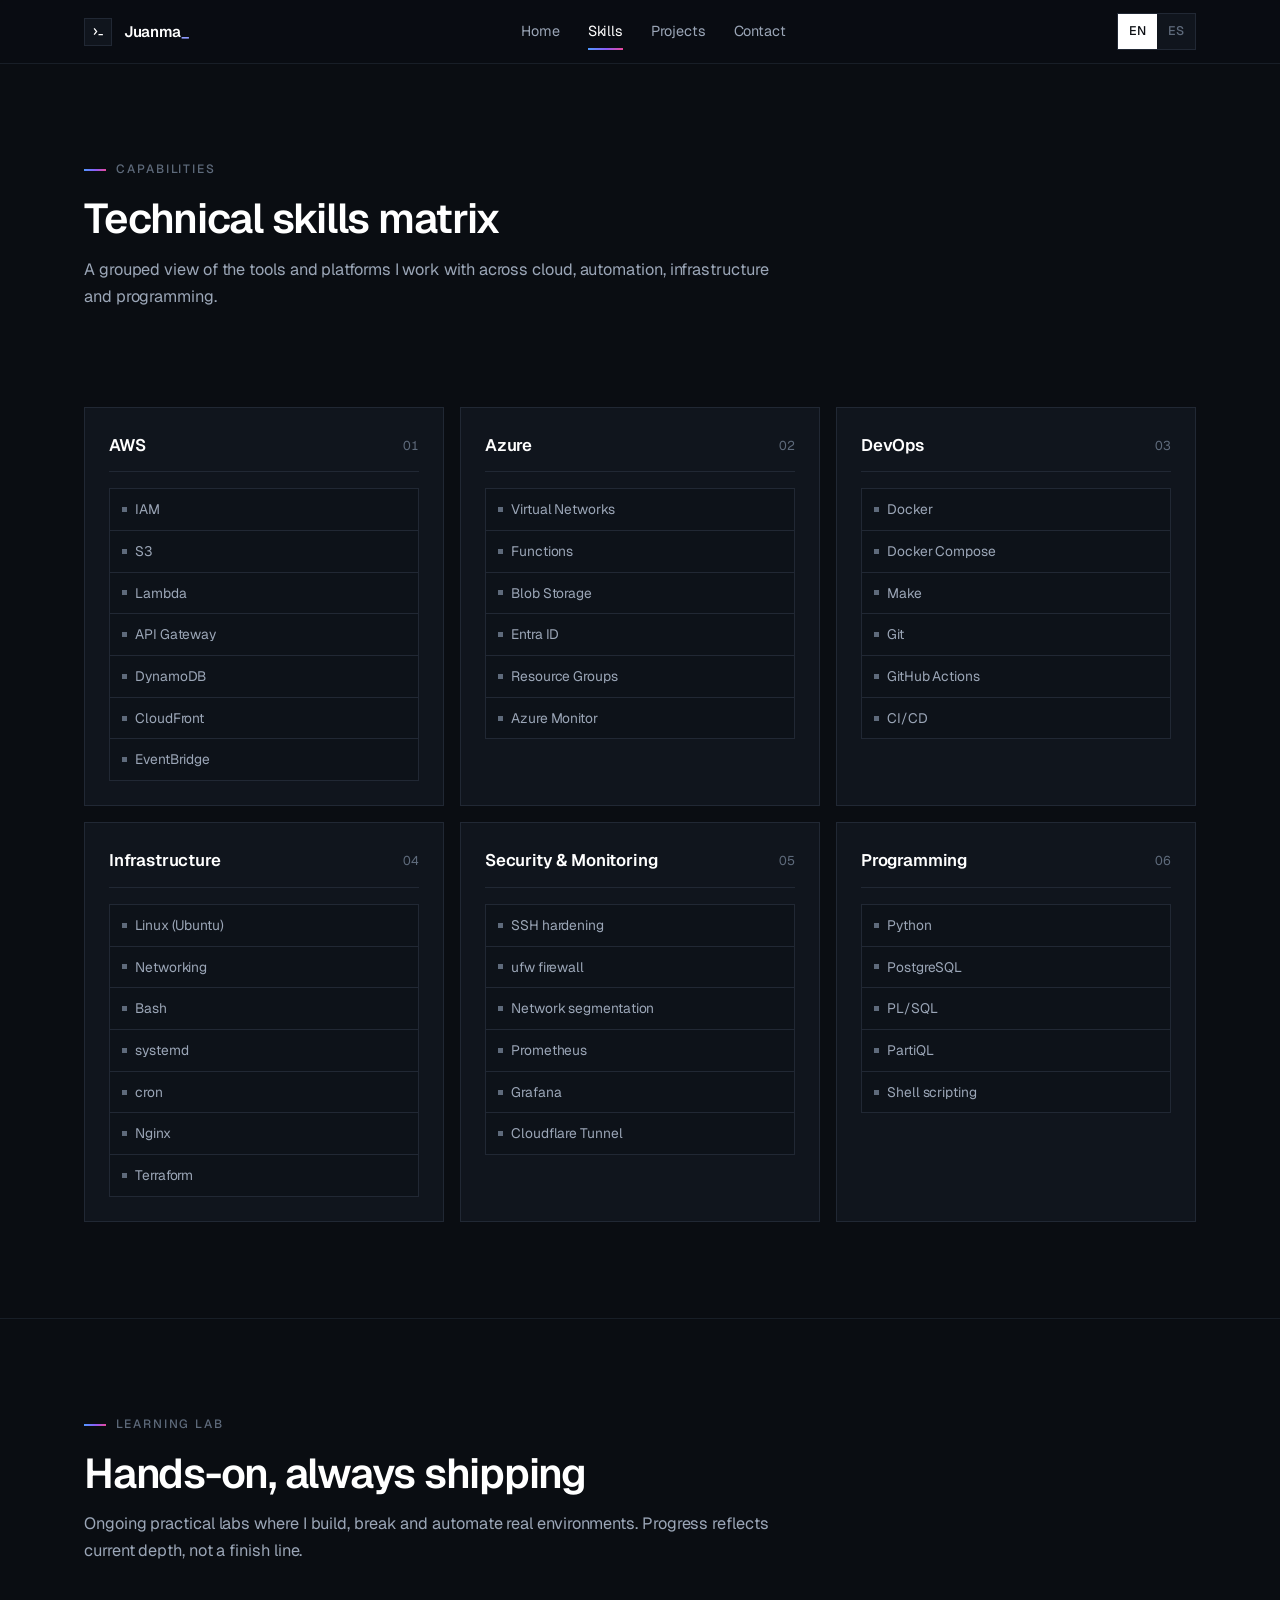
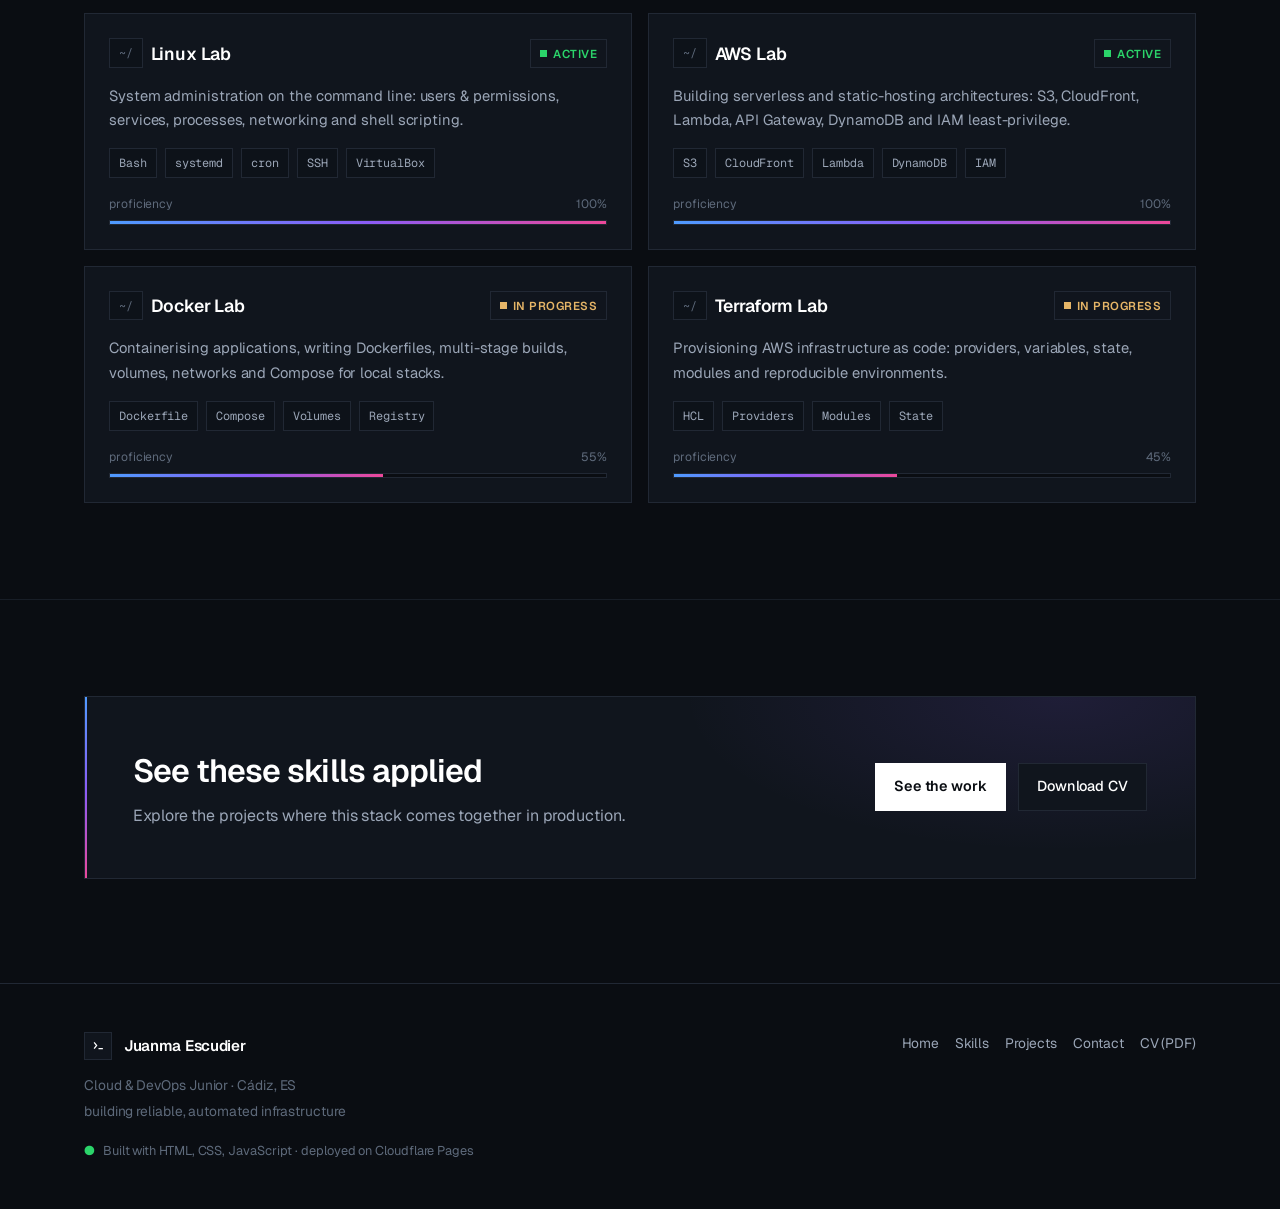
<file: skills.html>
<!DOCTYPE html>
<html lang="en" data-page="skills">
<head>
  <meta charset="UTF-8">
  <meta name="viewport" content="width=device-width, initial-scale=1.0">
  <title>Skills &amp; Learning Lab — Juanma Escudier</title>
  <meta name="description" content="Technical skills matrix and hands-on learning lab — AWS, Docker, Terraform, Linux, CI/CD, Bash and Python by Juanma Escudier, Cloud &amp; DevOps Junior.">
  <meta name="theme-color" content="#0A0D12">
  <link rel="canonical" href="https://www.juanmaescudier.com/skills.html">
  <meta property="og:type" content="website">
  <meta property="og:title" content="Skills &amp; Learning Lab — Juanma Escudier">
  <meta property="og:description" content="Technical skills matrix and hands-on learning lab — AWS, Docker, Terraform, Linux, CI/CD.">
  <meta property="og:url" content="https://www.juanmaescudier.com/skills.html">
  <meta property="og:image" content="https://www.juanmaescudier.com/assets/img/og-image.png">
  <meta property="og:image:secure_url" content="https://www.juanmaescudier.com/assets/img/og-image.png">
  <meta property="og:image:type" content="image/png">
  <meta property="og:image:width" content="1200">
  <meta property="og:image:height" content="630">
  <meta property="og:image:alt" content="Juanma Escudier — Cloud &amp; DevOps Junior">
  <meta property="og:site_name" content="Juanma Escudier">
  <meta property="og:locale" content="es_ES">
  <meta property="og:locale:alternate" content="en_US">
  <meta name="twitter:card" content="summary_large_image">
  <meta name="twitter:image" content="https://www.juanmaescudier.com/assets/img/og-image.png">

  <link rel="icon" type="image/svg+xml" href="favicon.svg">
  <link rel="preconnect" href="https://fonts.googleapis.com">
  <link rel="preconnect" href="https://fonts.gstatic.com" crossorigin>
  <link href="https://fonts.googleapis.com/css2?family=Geist:wght@400;500;600;700&family=Geist+Mono:wght@400;500&display=swap" rel="stylesheet">
  <link rel="stylesheet" href="assets/css/styles.css">
</head>
<body>
  <a class="skip-link" href="#main" data-i18n="a11y.skip">Skip to content</a>

  <header class="nav">
    <nav class="container nav-inner" aria-label="Primary">
      <a class="brand" href="index.html" aria-label="Juanma Escudier — home">
        <span class="brand-mark" aria-hidden="true"><svg viewBox="0 0 24 24" fill="none"><path d="M5 7l4 5-4 5" stroke="currentColor" stroke-width="2"/><path d="M12 17h7" stroke="currentColor" stroke-width="2"/></svg></span>
        <span>Juanma<span class="blink">_</span></span>
      </a>
      <ul class="nav-links" id="navLinks">
        <li><a href="index.html" data-i18n="nav.home">Home</a></li>
        <li><a href="skills.html" class="active" data-i18n="nav.skills">Skills</a></li>
        <li><a href="projects.html" data-i18n="nav.projects">Projects</a></li>
        <li><a href="contact.html" data-i18n="nav.contact">Contact</a></li>
      </ul>
      <div class="nav-actions">
        <div class="lang-toggle" role="group" aria-label="Language">
          <button type="button" data-lang="en" aria-pressed="true">EN</button>
          <button type="button" data-lang="es" aria-pressed="false">ES</button>
        </div>
        <button class="nav-burger" id="navBurger" aria-label="Menu" aria-controls="navLinks" aria-expanded="false"><span></span></button>
      </div>
    </nav>
  </header>

  <main id="main">

    <!-- ============ PAGE HEADER ============ -->
    <section class="section" style="padding-bottom: var(--sp-7)">
      <div class="container">
        <p class="section-label reveal"><span data-i18n="skills.label">capabilities</span></p>
        <h1 class="section-title reveal" data-i18n="skills.title">Technical skills matrix</h1>
        <p class="section-intro reveal" data-i18n="skills.intro">A grouped view of the tools and platforms I work with across cloud, automation, infrastructure and programming.</p>
      </div>
    </section>

    <!-- ============ SKILLS MATRIX ============ -->
    <section class="section" style="padding-top: 0; border-top: none;" aria-label="Skills">
      <div class="container">
        <div class="skills-grid">
          <article class="card skill-card reveal">
            <div class="head"><h3>AWS</h3><span class="idx">01</span></div>
            <ul class="skill-list">
              <li>IAM</li><li>S3</li><li>Lambda</li><li>API Gateway</li><li>DynamoDB</li><li>CloudFront</li><li>EventBridge</li>
            </ul>
          </article>
          <article class="card skill-card reveal" data-reveal-delay="1">
            <div class="head"><h3>Azure</h3><span class="idx">02</span></div>
            <ul class="skill-list">
              <li>Virtual Networks</li><li>Functions</li><li>Blob Storage</li><li>Entra ID</li><li>Resource Groups</li><li>Azure Monitor</li>
            </ul>
          </article>
          <article class="card skill-card reveal" data-reveal-delay="2">
            <div class="head"><h3 data-i18n="skills.cat.devops">DevOps</h3><span class="idx">03</span></div>
            <ul class="skill-list">
              <li>Docker</li><li>Docker Compose</li><li>Make</li><li>Git</li><li>GitHub Actions</li><li>CI/CD</li>
            </ul>
          </article>
          <article class="card skill-card reveal" data-reveal-delay="3">
            <div class="head"><h3 data-i18n="skills.cat.infra">Infrastructure</h3><span class="idx">04</span></div>
            <ul class="skill-list">
              <li>Linux (Ubuntu)</li><li data-i18n="skills.item.networking">Networking</li><li>Bash</li><li>systemd</li><li>cron</li><li>Nginx</li><li>Terraform</li>
            </ul>
          </article>
          <article class="card skill-card reveal" data-reveal-delay="4">
            <div class="head"><h3 data-i18n="skills.cat.secmon">Security &amp; Monitoring</h3><span class="idx">05</span></div>
            <ul class="skill-list">
              <li data-i18n="skills.item.sshhard">SSH hardening</li><li data-i18n="skills.item.firewall">ufw firewall</li><li data-i18n="skills.item.netseg">Network segmentation</li><li>Prometheus</li><li>Grafana</li><li>Cloudflare Tunnel</li>
            </ul>
          </article>
          <article class="card skill-card reveal" data-reveal-delay="4">
            <div class="head"><h3 data-i18n="skills.cat.prog">Programming</h3><span class="idx">06</span></div>
            <ul class="skill-list">
              <li>Python</li><li>PostgreSQL</li><li>PL/SQL</li><li>PartiQL</li><li data-i18n="skills.item.shell">Shell scripting</li>
            </ul>
          </article>
        </div>
      </div>
    </section>

    <!-- ============ LEARNING LAB ============ -->
    <section class="section" id="lab">
      <div class="container">
        <p class="section-label reveal"><span data-i18n="lab.label">learning lab</span></p>
        <h2 class="section-title reveal" data-i18n="lab.title">Hands-on, always shipping</h2>
        <p class="section-intro reveal" data-i18n="lab.intro">Ongoing practical labs where I build, break and automate real environments. Progress reflects current depth, not a finish line.</p>
        <div class="lab-grid">

          <article class="card lab-card reveal">
            <div class="head">
              <h3><span class="tag">~/</span> Linux Lab</h3>
              <span class="status-badge active"><span class="dot"></span><span data-i18n="lab.status.active">ACTIVE</span></span>
            </div>
            <p class="lab-desc" data-i18n="lab.linux.desc">System administration on the command line: users &amp; permissions, services, processes, networking and shell scripting.</p>
            <div class="tag-row"><span class="tag">Bash</span><span class="tag">systemd</span><span class="tag">cron</span><span class="tag">SSH</span><span class="tag">VirtualBox</span></div>
            <div class="progress-wrap">
              <div class="progress-meta"><span data-i18n="lab.progress">proficiency</span><span>100%</span></div>
              <div class="progress-bar"><div class="progress-fill" data-progress="100"></div></div>
            </div>
          </article>

          <article class="card lab-card reveal" data-reveal-delay="1">
            <div class="head">
              <h3><span class="tag">~/</span> AWS Lab</h3>
              <span class="status-badge active"><span class="dot"></span><span data-i18n="lab.status.active">ACTIVE</span></span>
            </div>
            <p class="lab-desc" data-i18n="lab.aws.desc">Building serverless and static-hosting architectures: S3, CloudFront, Lambda, API Gateway, DynamoDB and IAM least-privilege.</p>
            <div class="tag-row"><span class="tag">S3</span><span class="tag">CloudFront</span><span class="tag">Lambda</span><span class="tag">DynamoDB</span><span class="tag">IAM</span></div>
            <div class="progress-wrap">
              <div class="progress-meta"><span data-i18n="lab.progress">proficiency</span><span>100%</span></div>
              <div class="progress-bar"><div class="progress-fill" data-progress="100"></div></div>
            </div>
          </article>

          <article class="card lab-card reveal" data-reveal-delay="2">
            <div class="head">
              <h3><span class="tag">~/</span> Docker Lab</h3>
              <span class="status-badge progress"><span class="dot"></span><span data-i18n="lab.status.progress">IN PROGRESS</span></span>
            </div>
            <p class="lab-desc" data-i18n="lab.docker.desc">Containerising applications, writing Dockerfiles, multi-stage builds, volumes, networks and Compose for local stacks.</p>
            <div class="tag-row"><span class="tag">Dockerfile</span><span class="tag">Compose</span><span class="tag">Volumes</span><span class="tag">Registry</span></div>
            <div class="progress-wrap">
              <div class="progress-meta"><span data-i18n="lab.progress">proficiency</span><span>55%</span></div>
              <div class="progress-bar"><div class="progress-fill" data-progress="55"></div></div>
            </div>
          </article>

          <article class="card lab-card reveal" data-reveal-delay="3">
            <div class="head">
              <h3><span class="tag">~/</span> Terraform Lab</h3>
              <span class="status-badge progress"><span class="dot"></span><span data-i18n="lab.status.progress">IN PROGRESS</span></span>
            </div>
            <p class="lab-desc" data-i18n="lab.terraform.desc">Provisioning AWS infrastructure as code: providers, variables, state, modules and reproducible environments.</p>
            <div class="tag-row"><span class="tag">HCL</span><span class="tag">Providers</span><span class="tag">Modules</span><span class="tag">State</span></div>
            <div class="progress-wrap">
              <div class="progress-meta"><span data-i18n="lab.progress">proficiency</span><span>45%</span></div>
              <div class="progress-bar"><div class="progress-fill" data-progress="45"></div></div>
            </div>
          </article>

        </div>
      </div>
    </section>

    <!-- ============ CTA ============ -->
    <section class="section" aria-label="Call to action">
      <div class="container">
        <div class="cta reveal">
          <div>
            <h2 data-i18n="skills.cta.title">See these skills applied</h2>
            <p data-i18n="skills.cta.sub">Explore the projects where this stack comes together in production.</p>
          </div>
          <div class="actions">
            <a class="btn btn-primary" href="projects.html"><span data-i18n="cta.projects">See the work</span></a>
            <a class="btn" href="assets/docs/Juan-Manuel-Escudier-CV-2026-07-14-v2.pdf" download><span data-i18n="hero.cta.cv">Download CV</span></a>
          </div>
        </div>
      </div>
    </section>
  </main>

  <footer class="footer">
    <div class="container footer-inner">
      <div>
        <a class="brand" href="index.html">
          <span class="brand-mark" aria-hidden="true"><svg viewBox="0 0 24 24" fill="none"><path d="M5 7l4 5-4 5" stroke="currentColor" stroke-width="2"/><path d="M12 17h7" stroke="currentColor" stroke-width="2"/></svg></span>
          <span>Juanma Escudier</span>
        </a>
        <p class="footer-meta">Cloud &amp; DevOps Junior · Cádiz, ES<br><span data-i18n="footer.tagline">building reliable, automated infrastructure</span></p>
        <p class="footer-build"><span class="ok">●</span> <span data-i18n="footer.build">Built with HTML, CSS, JavaScript · deployed on Cloudflare Pages</span></p>
      </div>
      <div class="footer-links" aria-label="Footer">
        <a href="index.html" data-i18n="nav.home">Home</a>
        <a href="skills.html" data-i18n="nav.skills">Skills</a>
        <a href="projects.html" data-i18n="nav.projects">Projects</a>
        <a href="contact.html" data-i18n="nav.contact">Contact</a>
        <a href="assets/docs/Juan-Manuel-Escudier-CV-2026-07-14-v2.pdf" download data-i18n="footer.cv">CV (PDF)</a>
      </div>
    </div>
  </footer>

  <script src="assets/js/script.js" defer></script>
</body>
</html>
</file>
<file: assets/css/styles.css>
/* =====================================================================
   Juanma Escudier — Cloud & DevOps Engineer Portfolio
   styles.css — monochrome / Vercel-inspired / sharp corners
   Geist typeface · gradient reserved for focal points only
   ===================================================================== */

/* ---------- Design tokens ---------- */
:root {
  /* Base palette — near-black, monochrome */
  --bg:        #0A0D12;
  --bg-2:      #10151D;
  --bg-3:      #0D1219;
  --border:    #212834;
  --border-2:  #181E27;
  --text:      #FFFFFF;
  --text-2:    #9BA6B7;
  --text-3:    #5E6A7B;

  /* Accents — used sparingly */
  --accent:    #8E9BFF;            /* soft periwinkle, minimal use */
  --success:   #2BD46A;
  --warning:   #E5B567;

  /* Focal gradient (blue -> violet -> pink) */
  --grad: linear-gradient(115deg, #4E9BFF 0%, #8B5CF6 52%, #EC4899 100%);
  --grad-soft: linear-gradient(115deg, rgba(78,155,255,0.16), rgba(139,92,246,0.12), rgba(236,72,153,0.14));

  /* Typography */
  --font-sans: "Geist", "Inter", system-ui, -apple-system, "Segoe UI", Roboto, sans-serif;
  --font-mono: "Geist Mono", ui-monospace, "SF Mono", "Cascadia Code", Menlo, Consolas, monospace;

  /* Spacing */
  --sp-1: 4px; --sp-2: 8px; --sp-3: 12px; --sp-4: 16px; --sp-5: 24px;
  --sp-6: 32px; --sp-7: 48px; --sp-8: 64px; --sp-9: 96px;

  /* Layout */
  --maxw: 1160px;
  --nav-h: 64px;

  /* Effects */
  --speed: 0.18s;
  --ease: cubic-bezier(0.22, 0.61, 0.36, 1);
}

/* ---------- Reset ---------- */
*, *::before, *::after { box-sizing: border-box; margin: 0; padding: 0; }

html {
  scroll-behavior: smooth;
  scroll-padding-top: calc(var(--nav-h) + 24px);
  -webkit-text-size-adjust: 100%;
}

body {
  background-color: var(--bg);
  color: var(--text-2);
  font-family: var(--font-sans);
  font-size: 16px;
  line-height: 1.65;
  letter-spacing: -0.005em;
  -webkit-font-smoothing: antialiased;
  text-rendering: optimizeLegibility;
  overflow-x: hidden;
}

img, svg { max-width: 100%; display: block; }

a { color: var(--text); text-decoration: none; transition: color var(--speed) var(--ease), opacity var(--speed) var(--ease); }
a:hover { color: var(--text); opacity: 0.82; }

::selection { background: rgba(139, 92, 246, 0.28); color: var(--text); }

/* gradient text helper */
.grad-text {
  background: var(--grad);
  -webkit-background-clip: text; background-clip: text;
  -webkit-text-fill-color: transparent; color: transparent;
}

/* ---------- Accessibility ---------- */
.sr-only { position: absolute; width: 1px; height: 1px; padding: 0; margin: -1px; overflow: hidden; clip: rect(0,0,0,0); white-space: nowrap; border: 0; }
.skip-link {
  position: absolute; left: 12px; top: -60px; z-index: 200;
  background: #fff; color: #0A0D12; font-size: 13px; font-weight: 600;
  padding: 10px 16px; border: 1px solid #fff; transition: top var(--speed) var(--ease);
}
.skip-link:focus { top: 12px; }
:focus-visible { outline: 2px solid var(--accent); outline-offset: 2px; }

/* ---------- Layout ---------- */
.container { width: 100%; max-width: var(--maxw); margin-inline: auto; padding-inline: var(--sp-5); }

.section { padding-block: var(--sp-9); border-top: 1px solid var(--border-2); position: relative; }
.section:first-of-type { border-top: none; }

/* Section eyebrow label — clean, uppercase, tracked */
.section-label {
  font-size: 12px; font-weight: 500; text-transform: uppercase; letter-spacing: 0.16em;
  color: var(--text-3); margin-bottom: var(--sp-4);
  display: flex; align-items: center; gap: 10px;
}
.section-label::before {
  content: ""; width: 22px; height: 2px; background: var(--grad); display: inline-block;
}

.section-title {
  font-size: clamp(1.7rem, 3.4vw, 2.6rem); line-height: 1.08; letter-spacing: -0.03em;
  color: var(--text); font-weight: 600; margin-bottom: var(--sp-4);
}
.section-intro { max-width: 64ch; color: var(--text-2); font-size: 1.02rem; margin-bottom: var(--sp-7); }

/* ---------- Top navigation ---------- */
.nav {
  position: sticky; top: 0; z-index: 100; height: var(--nav-h);
  background: rgba(10, 13, 18, 0.72);
  backdrop-filter: blur(12px) saturate(140%);
  -webkit-backdrop-filter: blur(12px) saturate(140%);
  border-bottom: 1px solid var(--border-2);
}
.nav-inner { height: 100%; display: flex; align-items: center; justify-content: space-between; gap: var(--sp-4); }
.brand { display: flex; align-items: center; gap: var(--sp-3); font-weight: 600; color: var(--text); font-size: 0.95rem; letter-spacing: -0.02em; }
.brand-mark {
  width: 28px; height: 28px; border: 1px solid var(--border); display: grid; place-items: center;
  color: var(--text); background: var(--bg-2); flex: none;
}
.brand-mark svg { width: 15px; height: 15px; }
.brand .blink { color: var(--accent); animation: blink 1.2s step-end infinite; }

.nav-links { display: flex; align-items: center; gap: 2px; list-style: none; }
.nav-links a {
  font-size: 0.9rem; color: var(--text-2); padding: 8px 13px; position: relative;
  transition: color var(--speed) var(--ease);
}
.nav-links a:hover { color: var(--text); opacity: 1; }
.nav-links a.active { color: var(--text); }
.nav-links a.active::after {
  content: ""; position: absolute; left: 13px; right: 13px; bottom: -2px; height: 2px; background: var(--grad);
}

.nav-actions { display: flex; align-items: center; gap: var(--sp-3); }

/* Language toggle */
.lang-toggle { display: inline-flex; border: 1px solid var(--border); background: var(--bg-2); font-size: 0.78rem; }
.lang-toggle button {
  appearance: none; background: transparent; border: none; cursor: pointer;
  color: var(--text-3); padding: 7px 11px; font: inherit; font-weight: 500;
  transition: color var(--speed) var(--ease), background var(--speed) var(--ease);
}
.lang-toggle button[aria-pressed="true"] { color: #0A0D12; background: #fff; }
.lang-toggle button:hover[aria-pressed="false"] { color: var(--text); }

/* Mobile menu toggle */
.nav-burger { display: none; appearance: none; background: var(--bg-2); border: 1px solid var(--border); width: 42px; height: 42px; cursor: pointer; padding: 0; position: relative; }
.nav-burger span { position: absolute; top: 50%; left: 50%; width: 20px; height: 2px; background: var(--text); transform: translate(-50%, -50%); transition: background var(--speed) var(--ease); }
.nav-burger span::before, .nav-burger span::after { content: ""; position: absolute; left: 0; width: 20px; height: 2px; background: var(--text); transition: transform var(--speed) var(--ease); }
.nav-burger span::before { top: -6px; }
.nav-burger span::after { top: 6px; }
.nav-burger[aria-expanded="true"] span { background: transparent; }
.nav-burger[aria-expanded="true"] span::before { transform: translateY(6px) rotate(45deg); }
.nav-burger[aria-expanded="true"] span::after { transform: translateY(-6px) rotate(-45deg); }

/* ---------- Buttons ---------- */
.btn {
  display: inline-flex; align-items: center; gap: var(--sp-2);
  font-size: 0.9rem; font-weight: 500; padding: 11px 18px;
  border: 1px solid var(--border); background: var(--bg-2); color: var(--text); cursor: pointer;
  transition: border-color var(--speed) var(--ease), background var(--speed) var(--ease), color var(--speed) var(--ease);
  white-space: nowrap;
}
.btn:hover { border-color: #38465c; background: #161C26; opacity: 1; }
.btn svg { width: 16px; height: 16px; flex: none; }
.btn-primary { background: #fff; color: #0A0D12; border-color: #fff; font-weight: 600; }
.btn-primary:hover { background: #E7E9EE; border-color: #E7E9EE; color: #0A0D12; }
.btn-ghost { background: transparent; }

/* ---------- Hero ---------- */
.hero { position: relative; padding-block: clamp(var(--sp-8), 12vh, 132px) var(--sp-9); border-bottom: 1px solid var(--border-2); overflow: hidden; }
/* subtle masked grid — hero only */
.hero-grid-bg {
  position: absolute; inset: 0; z-index: 0; pointer-events: none;
  background-image:
    linear-gradient(rgba(255,255,255,0.035) 1px, transparent 1px),
    linear-gradient(90deg, rgba(255,255,255,0.035) 1px, transparent 1px);
  background-size: 48px 48px;
  -webkit-mask-image: radial-gradient(125% 95% at 50% -10%, #000 32%, transparent 76%);
  mask-image: radial-gradient(125% 95% at 50% -10%, #000 32%, transparent 76%);
}
/* soft gradient glow */
.hero::before { content: ""; position: absolute; inset: 0; z-index: 0; pointer-events: none; background: radial-gradient(680px 420px at 22% 6%, rgba(139,92,246,0.12), transparent 70%), radial-gradient(560px 360px at 86% 0%, rgba(78,155,255,0.08), transparent 72%); }

/* crosshair marks at hero corners */
.hero-frame { position: absolute; inset: 22px; z-index: 0; pointer-events: none; }
.hero-frame span { position: absolute; width: 13px; height: 13px; }
.hero-frame span::before, .hero-frame span::after { content: ""; position: absolute; background: rgba(255,255,255,0.22); }
.hero-frame span::before { width: 13px; height: 1px; top: 50%; left: 0; transform: translateY(-50%); }
.hero-frame span::after { width: 1px; height: 13px; left: 50%; top: 0; transform: translateX(-50%); }
.hero-frame .tl { top: 0; left: 0; }
.hero-frame .tr { top: 0; right: 0; }
.hero-frame .bl { bottom: 0; left: 0; }
.hero-frame .br { bottom: 0; right: 0; }

.hero-inner { position: relative; z-index: 1; }
.hero-status { display: inline-flex; align-items: center; gap: var(--sp-2); font-size: 0.8rem; color: var(--text-2); border: 1px solid var(--border); background: var(--bg-2); padding: 6px 12px; margin-bottom: var(--sp-5); }
.hero-status .dot { width: 7px; height: 7px; background: var(--success); border-radius: 0; box-shadow: 0 0 0 0 rgba(43,212,106,0.6); animation: pulse 2.6s var(--ease) infinite; }
.hero-eyebrow { font-size: 0.78rem; text-transform: uppercase; letter-spacing: 0.18em; color: var(--text-3); font-weight: 500; margin-bottom: var(--sp-4); }
.hero h1 { font-size: clamp(2.6rem, 7.4vw, 5rem); line-height: 1.0; letter-spacing: -0.045em; color: var(--text); font-weight: 600; margin-bottom: var(--sp-3); }
.hero-role { font-size: clamp(1.2rem, 3vw, 1.9rem); color: var(--text); font-weight: 500; letter-spacing: -0.02em; margin-bottom: var(--sp-5); }
.hero-role .accent { background: var(--grad); -webkit-background-clip: text; background-clip: text; -webkit-text-fill-color: transparent; color: transparent; }
.hero-lead { max-width: 60ch; font-size: 1.06rem; color: var(--text-2); margin-bottom: var(--sp-6); }
.hero-actions { display: flex; flex-wrap: wrap; gap: var(--sp-3); }
.hero-grid { display: grid; grid-template-columns: 1.15fr 0.85fr; gap: var(--sp-7); align-items: center; }

/* Hero terminal card (keeps mono — it's a terminal) */
.terminal { border: 1px solid var(--border); background: var(--bg-3); font-family: var(--font-mono); font-size: 0.82rem; line-height: 1.85; box-shadow: 0 30px 70px -36px rgba(0,0,0,0.85); position: relative; }
.terminal::after { content: ""; position: absolute; left: 0; right: 0; top: 0; height: 2px; background: var(--grad); opacity: 0.85; }
.terminal-bar { display: flex; align-items: center; gap: var(--sp-2); padding: 10px 12px; border-bottom: 1px solid var(--border); background: var(--bg-2); }
.terminal-bar .sq { width: 9px; height: 9px; border: 1px solid var(--border); display: inline-block; }
.terminal-bar .title { margin-left: var(--sp-2); color: var(--text-3); font-size: 0.78rem; font-family: var(--font-mono); }
.terminal-body { padding: 16px 18px; color: var(--text-2); }
.terminal-body .ln { display: block; white-space: pre-wrap; }
.terminal-body .prompt { color: var(--accent); }
.terminal-body .ok { color: var(--success); }
.terminal-body .key { color: var(--text); }
.terminal-body .muted { color: var(--text-3); }
.terminal-body .cursor { color: var(--accent); animation: blink 1.2s step-end infinite; }

/* ---------- Generic card ---------- */
.card { border: 1px solid var(--border); background: var(--bg-2); padding: var(--sp-5); transition: border-color var(--speed) var(--ease), background var(--speed) var(--ease); position: relative; }
.card:hover { border-color: #313d50; }

/* ---------- About ---------- */
.about-grid { display: grid; grid-template-columns: 1.3fr 1fr; gap: var(--sp-7); align-items: start; }
.about-lead p { font-size: 1.06rem; color: var(--text-2); margin-bottom: var(--sp-4); }
.about-lead p strong { color: var(--text); font-weight: 600; }
.about-points { list-style: none; display: grid; gap: var(--sp-2); }
.about-points li { display: grid; grid-template-columns: auto 1fr; gap: var(--sp-3); align-items: start; border: 1px solid var(--border); background: var(--bg-3); padding: 12px 14px; font-size: 0.94rem; }
.about-points li .marker { color: var(--text-3); font-variant-numeric: tabular-nums; font-weight: 600; }
.about-points li b { color: var(--text); font-weight: 600; }

.stat-grid { display: grid; grid-template-columns: repeat(3, 1fr); gap: 0; border: 1px solid var(--border); margin-top: var(--sp-6); }
.stat { padding: var(--sp-5); border-right: 1px solid var(--border); background: var(--bg-2); }
.stat:last-child { border-right: none; }
.stat .num { font-size: 2rem; font-weight: 600; color: var(--text); letter-spacing: -0.03em; font-variant-numeric: tabular-nums; }
.stat .num .accent { background: var(--grad); -webkit-background-clip: text; background-clip: text; -webkit-text-fill-color: transparent; color: transparent; }
.stat .lbl { font-size: 0.82rem; color: var(--text-2); margin-top: 4px; }

/* ---------- Skills matrix ---------- */
.skills-grid { display: grid; grid-template-columns: repeat(3, 1fr); gap: var(--sp-4); }
.skill-card { display: flex; flex-direction: column; gap: var(--sp-4); }
.skill-card .head { display: flex; align-items: center; justify-content: space-between; border-bottom: 1px solid var(--border); padding-bottom: var(--sp-3); }
.skill-card .head h3 { font-size: 1.05rem; color: var(--text); font-weight: 600; letter-spacing: -0.01em; }
.skill-card .head .idx { font-size: 0.8rem; color: var(--text-3); font-variant-numeric: tabular-nums; }
.skill-list { list-style: none; display: grid; gap: 1px; background: var(--border); border: 1px solid var(--border); }
.skill-list li { background: var(--bg-3); padding: 9px 12px; font-size: 0.86rem; color: var(--text-2); display: flex; align-items: center; gap: var(--sp-2); transition: color var(--speed) var(--ease), background var(--speed) var(--ease); }
.skill-list li::before { content: ""; width: 5px; height: 5px; background: var(--text-3); flex: none; }
.skill-list li:hover { color: var(--text); background: var(--bg-2); }
.skill-list li:hover::before { background: var(--accent); }

/* ---------- Learning Lab ---------- */
.lab-grid { display: grid; grid-template-columns: repeat(2, 1fr); gap: var(--sp-4); }
.lab-card { display: flex; flex-direction: column; gap: var(--sp-4); }
.lab-card .head { display: flex; align-items: center; justify-content: space-between; gap: var(--sp-3); }
.lab-card h3 { font-size: 1.1rem; color: var(--text); font-weight: 600; display: flex; align-items: center; gap: var(--sp-2); letter-spacing: -0.01em; }
.lab-card h3 .tag { font-family: var(--font-mono); color: var(--text-3); font-weight: 400; }
.lab-desc { font-size: 0.92rem; color: var(--text-2); }
.status-badge { font-size: 0.72rem; font-weight: 600; letter-spacing: 0.04em; padding: 4px 9px; border: 1px solid var(--border); display: inline-flex; align-items: center; gap: 6px; white-space: nowrap; }
.status-badge .dot { width: 7px; height: 7px; }
.status-badge.active { color: var(--success); } .status-badge.active .dot { background: var(--success); }
.status-badge.progress { color: var(--warning); } .status-badge.progress .dot { background: var(--warning); }
.status-badge.planned { color: var(--text-3); } .status-badge.planned .dot { background: var(--text-3); }

.tag-row { display: flex; flex-wrap: wrap; gap: var(--sp-2); }
.tag { font-family: var(--font-mono); font-size: 0.74rem; color: var(--text-2); border: 1px solid var(--border); background: var(--bg-3); padding: 4px 9px; }
.progress-wrap { margin-top: auto; }
.progress-meta { display: flex; justify-content: space-between; font-size: 0.76rem; color: var(--text-3); margin-bottom: 6px; }
.progress-bar { height: 5px; background: var(--bg); border: 1px solid var(--border); }
.progress-fill { height: 100%; background: var(--grad); width: 0; transition: width 1s var(--ease); }
.progress-fill.success { background: var(--grad); }

/* ---------- Certifications ---------- */
.cert-grid { display: grid; grid-template-columns: repeat(2, 1fr); gap: var(--sp-4); max-width: 760px; }
.cert-card { display: flex; flex-direction: column; gap: var(--sp-4); }
.cert-card .badge { width: 46px; height: 46px; border: 1px solid var(--border); background: var(--bg-3); display: grid; place-items: center; color: var(--text); font-weight: 700; font-size: 0.85rem; letter-spacing: 0.02em; }
.cert-card.earned .badge { border-color: rgba(43,212,106,0.35); }
.cert-card h3 { font-size: 1.02rem; color: var(--text); font-weight: 600; letter-spacing: -0.01em; }
.cert-card .issuer { font-size: 0.84rem; color: var(--text-2); }
.cert-card .meta { margin-top: auto; display: flex; align-items: center; justify-content: space-between; font-size: 0.78rem; color: var(--text-3); border-top: 1px solid var(--border); padding-top: var(--sp-3); }
.cert-card.planned { border-style: dashed; }
.cert-card.planned h3, .cert-card.planned .badge { color: var(--text-3); }

/* ---------- Timeline ---------- */
.timeline { position: relative; display: grid; gap: 0; }
.timeline::before { content: ""; position: absolute; left: 9px; top: 6px; bottom: 6px; width: 1px; background: var(--border); }
.tl-item { position: relative; padding: 0 0 var(--sp-6) var(--sp-7); }
.tl-item:last-child { padding-bottom: 0; }
.tl-item .node { position: absolute; left: 3px; top: 4px; width: 15px; height: 15px; border: 1px solid var(--border); background: var(--bg); }
.tl-item.current .node { border-color: transparent; background: var(--grad); box-shadow: 0 0 0 4px rgba(139,92,246,0.14); }
.tl-item .period { font-family: var(--font-mono); font-size: 0.78rem; color: var(--text-3); }
.tl-item h3 { font-size: 1.12rem; color: var(--text); font-weight: 600; margin: 4px 0 2px; letter-spacing: -0.01em; }
.tl-item .org { font-size: 0.9rem; color: var(--text-2); margin-bottom: var(--sp-2); }
.tl-item p { font-size: 0.92rem; color: var(--text-2); max-width: 62ch; }
.tl-item .role-tag { display: inline-block; font-family: var(--font-mono); font-size: 0.72rem; color: var(--text-3); border: 1px solid var(--border); padding: 2px 7px; margin-top: var(--sp-2); }

/* ---------- Projects ---------- */
.project-list { display: grid; gap: var(--sp-5); }
.project-card { display: grid; grid-template-columns: 1.1fr 0.9fr; gap: 0; padding: 0; }
.project-card .body { padding: var(--sp-6); display: flex; flex-direction: column; gap: var(--sp-4); }
.project-card .visual { border-left: 1px solid var(--border); background: var(--bg-3); display: grid; place-items: center; padding: var(--sp-5); position: relative; overflow: hidden; }
.project-card .visual::before { content: ""; position: absolute; inset: 0; background-image: linear-gradient(to right, rgba(255,255,255,0.03) 1px, transparent 1px), linear-gradient(to bottom, rgba(255,255,255,0.03) 1px, transparent 1px); background-size: 28px 28px; }
.project-meta { display: flex; align-items: center; gap: var(--sp-3); font-size: 0.78rem; color: var(--text-3); }
.project-meta .featured { font-weight: 600; letter-spacing: 0.04em; background: var(--grad); -webkit-background-clip: text; background-clip: text; -webkit-text-fill-color: transparent; color: transparent; border: 1px solid var(--border); padding: 2px 8px; }
.project-card h3 { font-size: clamp(1.4rem, 2.6vw, 1.9rem); color: var(--text); font-weight: 600; letter-spacing: -0.03em; }
.project-card .desc { font-size: 0.98rem; color: var(--text-2); }
.project-actions { display: flex; flex-wrap: wrap; gap: var(--sp-3); margin-top: var(--sp-2); }
.arch-mini { width: 100%; position: relative; z-index: 1; }

/* ---------- Architecture diagram (detail page) ---------- */
.arch-figure { border: 1px solid var(--border); background: var(--bg-3); padding: var(--sp-6); position: relative; }
.arch-figure::before { content: ""; position: absolute; inset: 0; pointer-events: none; background-image: linear-gradient(to right, rgba(255,255,255,0.028) 1px, transparent 1px), linear-gradient(to bottom, rgba(255,255,255,0.028) 1px, transparent 1px); background-size: 32px 32px; }
.arch-scroll { position: relative; z-index: 1; overflow-x: auto; -webkit-overflow-scrolling: touch; scrollbar-width: thin; scrollbar-color: var(--border) transparent; }
.arch-scroll svg { display: block; width: 100%; max-width: 940px; min-width: 680px; margin-inline: auto; }
.arch-caption { font-size: 0.84rem; color: var(--text-3); margin-top: var(--sp-3); text-align: center; position: relative; z-index: 1; }
.arch-hint { display: none; }

/* ---------- Detail page ---------- */
.breadcrumb { font-size: 0.84rem; color: var(--text-3); margin-bottom: var(--sp-5); display: flex; gap: var(--sp-2); flex-wrap: wrap; }
.breadcrumb a { color: var(--text-2); }
.breadcrumb .sep { color: var(--border); }
.detail-hero h1 { font-size: clamp(2rem, 5vw, 3.2rem); color: var(--text); letter-spacing: -0.04em; font-weight: 600; line-height: 1.04; margin-bottom: var(--sp-3); }
.detail-hero .lead { font-size: 1.2rem; line-height: 1.6; color: var(--text-2); max-width: 90ch; margin-bottom: var(--sp-5); }

.spec-grid { display: grid; grid-template-columns: repeat(4, 1fr); border: 1px solid var(--border); margin-block: var(--sp-6); }
.spec { padding: var(--sp-4); border-right: 1px solid var(--border); }
.spec:last-child { border-right: none; }
.spec .k { font-size: 0.72rem; color: var(--text-3); text-transform: uppercase; letter-spacing: 0.08em; }
.spec .v { color: var(--text); font-weight: 600; margin-top: 4px; font-size: 0.95rem; }

.content-block { max-width: 88ch; }
.content-block h2 { font-size: 1.5rem; color: var(--text); font-weight: 600; margin: var(--sp-7) 0 var(--sp-3); letter-spacing: -0.02em; }
.content-block h3 { font-size: 1.1rem; color: var(--text); font-weight: 600; margin: var(--sp-5) 0 var(--sp-2); }
.content-block p { color: var(--text-2); font-size: 1.05rem; line-height: 1.65; margin-bottom: var(--sp-4); }
.content-block ul { list-style: none; display: grid; gap: var(--sp-2); margin-bottom: var(--sp-4); }
.content-block ul li { padding-left: var(--sp-5); position: relative; color: var(--text-2); }
.content-block ul li::before { content: ""; position: absolute; left: 0; top: 0.62em; width: 8px; height: 1px; background: var(--accent); }
.content-block strong { color: var(--text); font-weight: 600; }

.decision-grid { display: grid; grid-template-columns: repeat(2, 1fr); gap: var(--sp-4); margin-block: var(--sp-5); }
.decision { border: 1px solid var(--border); background: var(--bg-2); padding: var(--sp-5); }
.decision .q { font-family: var(--font-mono); font-size: 0.8rem; color: var(--text-3); margin-bottom: var(--sp-2); }
.decision h4 { color: var(--text); font-size: 1rem; margin-bottom: var(--sp-2); font-weight: 600; }
.decision p { font-size: 0.92rem; color: var(--text-2); margin: 0; }

.stack-table { width: 100%; border-collapse: collapse; border: 1px solid var(--border); margin-block: var(--sp-5); font-size: 0.92rem; }
.stack-table th, .stack-table td { text-align: left; padding: 12px 14px; border-bottom: 1px solid var(--border); }
.stack-table th { font-size: 0.74rem; text-transform: uppercase; letter-spacing: 0.06em; color: var(--text-3); background: var(--bg-3); font-weight: 600; }
.stack-table td { color: var(--text-2); }
.stack-table td:first-child { color: var(--text); font-family: var(--font-mono); font-size: 0.86rem; white-space: nowrap; }
.stack-table tr:last-child td { border-bottom: none; }
.stack-table tbody tr:hover td { background: var(--bg-2); }

.code-block { border: 1px solid var(--border); background: var(--bg-3); font-family: var(--font-mono); font-size: 0.82rem; line-height: 1.8; color: var(--text-2); overflow-x: auto; margin-block: var(--sp-4); }
.code-block .bar { display: flex; align-items: center; gap: var(--sp-2); padding: 8px 12px; border-bottom: 1px solid var(--border); background: var(--bg-2); color: var(--text-3); font-size: 0.76rem; }
.code-block pre { padding: 14px 16px; margin: 0; white-space: pre; }
.code-block .c { color: var(--text-3); }
.code-block .k { color: var(--accent); }
.code-block .s { color: var(--success); }

/* ---------- Contact ---------- */
.contact-grid { display: grid; grid-template-columns: repeat(3, 1fr); gap: var(--sp-4); margin-top: var(--sp-6); }
.contact-card { border: 1px solid var(--border); background: var(--bg-2); padding: var(--sp-5); display: flex; flex-direction: column; gap: var(--sp-2); transition: border-color var(--speed) var(--ease); }
.contact-card:hover { border-color: #313d50; opacity: 1; }
.contact-card .ic { width: 28px; height: 28px; color: var(--text-2); margin-bottom: var(--sp-2); }
.contact-card:hover .ic { color: var(--text); }
.contact-card .k { font-size: 0.78rem; color: var(--text-3); }
.contact-card .v { color: var(--text); font-weight: 600; word-break: break-word; }
.contact-details { display: grid; grid-template-columns: repeat(3, 1fr); border: 1px solid var(--border); margin-top: var(--sp-5); }
.detail-item { padding: var(--sp-5); border-right: 1px solid var(--border); display: flex; flex-direction: column; gap: 6px; }
.detail-item:last-child { border-right: none; }
.detail-item .dk { font-size: 0.74rem; text-transform: uppercase; letter-spacing: 0.08em; color: var(--text-3); }
.detail-item .dv { color: var(--text); font-weight: 500; font-size: 0.95rem; }
.detail-item a.dv.link { color: var(--accent); }
@media (max-width: 720px) { .contact-details { grid-template-columns: 1fr; } .detail-item { border-right: none; border-bottom: 1px solid var(--border); } .detail-item:last-child { border-bottom: none; } }

/* ---------- CTA strip ---------- */
.cta { border: 1px solid var(--border); background: var(--bg-2); padding: var(--sp-7); display: flex; align-items: center; justify-content: space-between; gap: var(--sp-5); flex-wrap: wrap; position: relative; overflow: hidden; }
.cta::before { content: ""; position: absolute; inset: 0; background: radial-gradient(540px 220px at 88% 0%, rgba(139,92,246,0.12), transparent 70%); pointer-events: none; }
.cta::after { content: ""; position: absolute; left: 0; top: 0; bottom: 0; width: 2px; background: var(--grad); }
.cta h2 { font-size: clamp(1.4rem, 3vw, 2rem); color: var(--text); font-weight: 600; letter-spacing: -0.03em; }
.cta p { color: var(--text-2); margin-top: 6px; }
.cta .actions { display: flex; gap: var(--sp-3); flex-wrap: wrap; position: relative; }

/* ---------- Footer ---------- */
.footer { border-top: 1px solid var(--border); padding-block: var(--sp-7); margin-top: var(--sp-2); }
.footer-inner { display: flex; align-items: flex-start; justify-content: space-between; gap: var(--sp-5); flex-wrap: wrap; }
.footer .brand { margin-bottom: var(--sp-3); }
.footer-meta { font-size: 0.86rem; color: var(--text-3); line-height: 1.9; }
.footer-links { display: flex; gap: var(--sp-4); font-size: 0.86rem; flex-wrap: wrap; }
.footer-links a { color: var(--text-2); }
.footer-links a:hover { color: var(--text); }
.footer-build { font-size: 0.8rem; color: var(--text-3); margin-top: var(--sp-4); display: flex; align-items: center; gap: var(--sp-2); }
.footer-build .ok { color: var(--success); }

/* ---------- Reveal animation ---------- */
.reveal { opacity: 0; transform: translateY(14px); transition: opacity 0.6s var(--ease), transform 0.6s var(--ease); }
.reveal.is-visible { opacity: 1; transform: none; }
[data-reveal-delay="1"] { transition-delay: 0.06s; }
[data-reveal-delay="2"] { transition-delay: 0.12s; }
[data-reveal-delay="3"] { transition-delay: 0.18s; }
[data-reveal-delay="4"] { transition-delay: 0.24s; }

/* ---------- Keyframes ---------- */
@keyframes blink { 0%, 100% { opacity: 1; } 50% { opacity: 0; } }
@keyframes pulse { 0% { box-shadow: 0 0 0 0 rgba(43,212,106,0.5); } 70% { box-shadow: 0 0 0 7px rgba(43,212,106,0); } 100% { box-shadow: 0 0 0 0 rgba(43,212,106,0); } }

/* ---------- Responsive ---------- */
@media (max-width: 980px) {
  .hero-grid { grid-template-columns: 1fr; gap: var(--sp-6); }
  .about-grid { grid-template-columns: 1fr; gap: var(--sp-6); }
  .skills-grid { grid-template-columns: repeat(2, 1fr); }
  .cert-grid { grid-template-columns: repeat(2, 1fr); }
  .spec-grid { grid-template-columns: repeat(2, 1fr); }
  .spec:nth-child(2) { border-right: none; }
  .spec:nth-child(1), .spec:nth-child(2) { border-bottom: 1px solid var(--border); }
  .project-card { grid-template-columns: 1fr; }
  .project-card .visual { border-left: none; border-top: 1px solid var(--border); }
}
@media (max-width: 720px) {
  :root { --nav-h: 56px; }
  .nav-links { position: fixed; top: var(--nav-h); left: 0; right: 0; flex-direction: column; align-items: stretch; gap: 0; background: var(--bg); border-bottom: 1px solid var(--border); box-shadow: 0 26px 44px -26px rgba(0,0,0,0.92); padding: var(--sp-2) var(--sp-4) var(--sp-4); transform: translateY(-12px); opacity: 0; pointer-events: none; transition: opacity var(--speed) var(--ease), transform var(--speed) var(--ease); }
  .nav-links.open { opacity: 1; transform: none; pointer-events: auto; }
  .nav-links a { display: block; padding: 17px 6px; font-size: 1.1rem; font-weight: 500; color: var(--text-2); border-bottom: 1px solid var(--border-2); }
  .nav-links a.active { color: var(--text); }
  .nav-links li:last-child a { border-bottom: none; }
  .nav-links a.active::after { display: none; }
  .nav-burger { display: block; }
  .section { padding-block: var(--sp-8); }
  .skills-grid, .lab-grid, .cert-grid, .contact-grid, .decision-grid { grid-template-columns: 1fr; }
  .stat-grid { grid-template-columns: 1fr; }
  .stat { border-right: none; border-bottom: 1px solid var(--border); }
  .stat:last-child { border-bottom: none; }
  .spec-grid { grid-template-columns: 1fr; }
  .spec { border-right: none; border-bottom: 1px solid var(--border); }
  .spec:last-child { border-bottom: none; }
  .cta { flex-direction: column; align-items: flex-start; }
  .hero-actions .btn, .project-actions .btn { flex: 1 1 auto; justify-content: center; }
}
@media (max-width: 420px) { .container { padding-inline: var(--sp-4); } .hero h1 { font-size: 2.4rem; } }

/* ---------- Architecture figure on mobile ---------- */
@media (max-width: 760px) {
  .arch-figure { padding: var(--sp-4); }
  .arch-scroll svg { min-width: 640px; }
  .arch-hint {
    display: flex; align-items: center; justify-content: center; gap: 8px;
    margin-top: var(--sp-4); padding-top: var(--sp-3); border-top: 1px solid var(--border-2);
    font-family: var(--font-mono); font-size: 0.76rem; letter-spacing: 0.02em; color: var(--text-3);
    position: relative; z-index: 1;
  }
  .arch-hint .arrow {
    font-size: 1rem; line-height: 1; background: var(--grad);
    -webkit-background-clip: text; background-clip: text; -webkit-text-fill-color: transparent; color: transparent;
    animation: nudge 1.5s var(--ease) infinite;
  }
}
@keyframes nudge { 0%, 100% { transform: translateX(0); } 50% { transform: translateX(5px); } }

/* ---------- Reduced motion ---------- */
@media (prefers-reduced-motion: reduce) {
  html { scroll-behavior: auto; }
  *, *::before, *::after { animation-duration: 0.001ms !important; animation-iteration-count: 1 !important; transition-duration: 0.001ms !important; }
  .reveal { opacity: 1; transform: none; }
}

/* ---------- Print ---------- */
@media print { .nav, .footer, .cta, .hero-frame, .hero-grid-bg { display: none; } body { background: #fff; color: #000; } }
</file>
